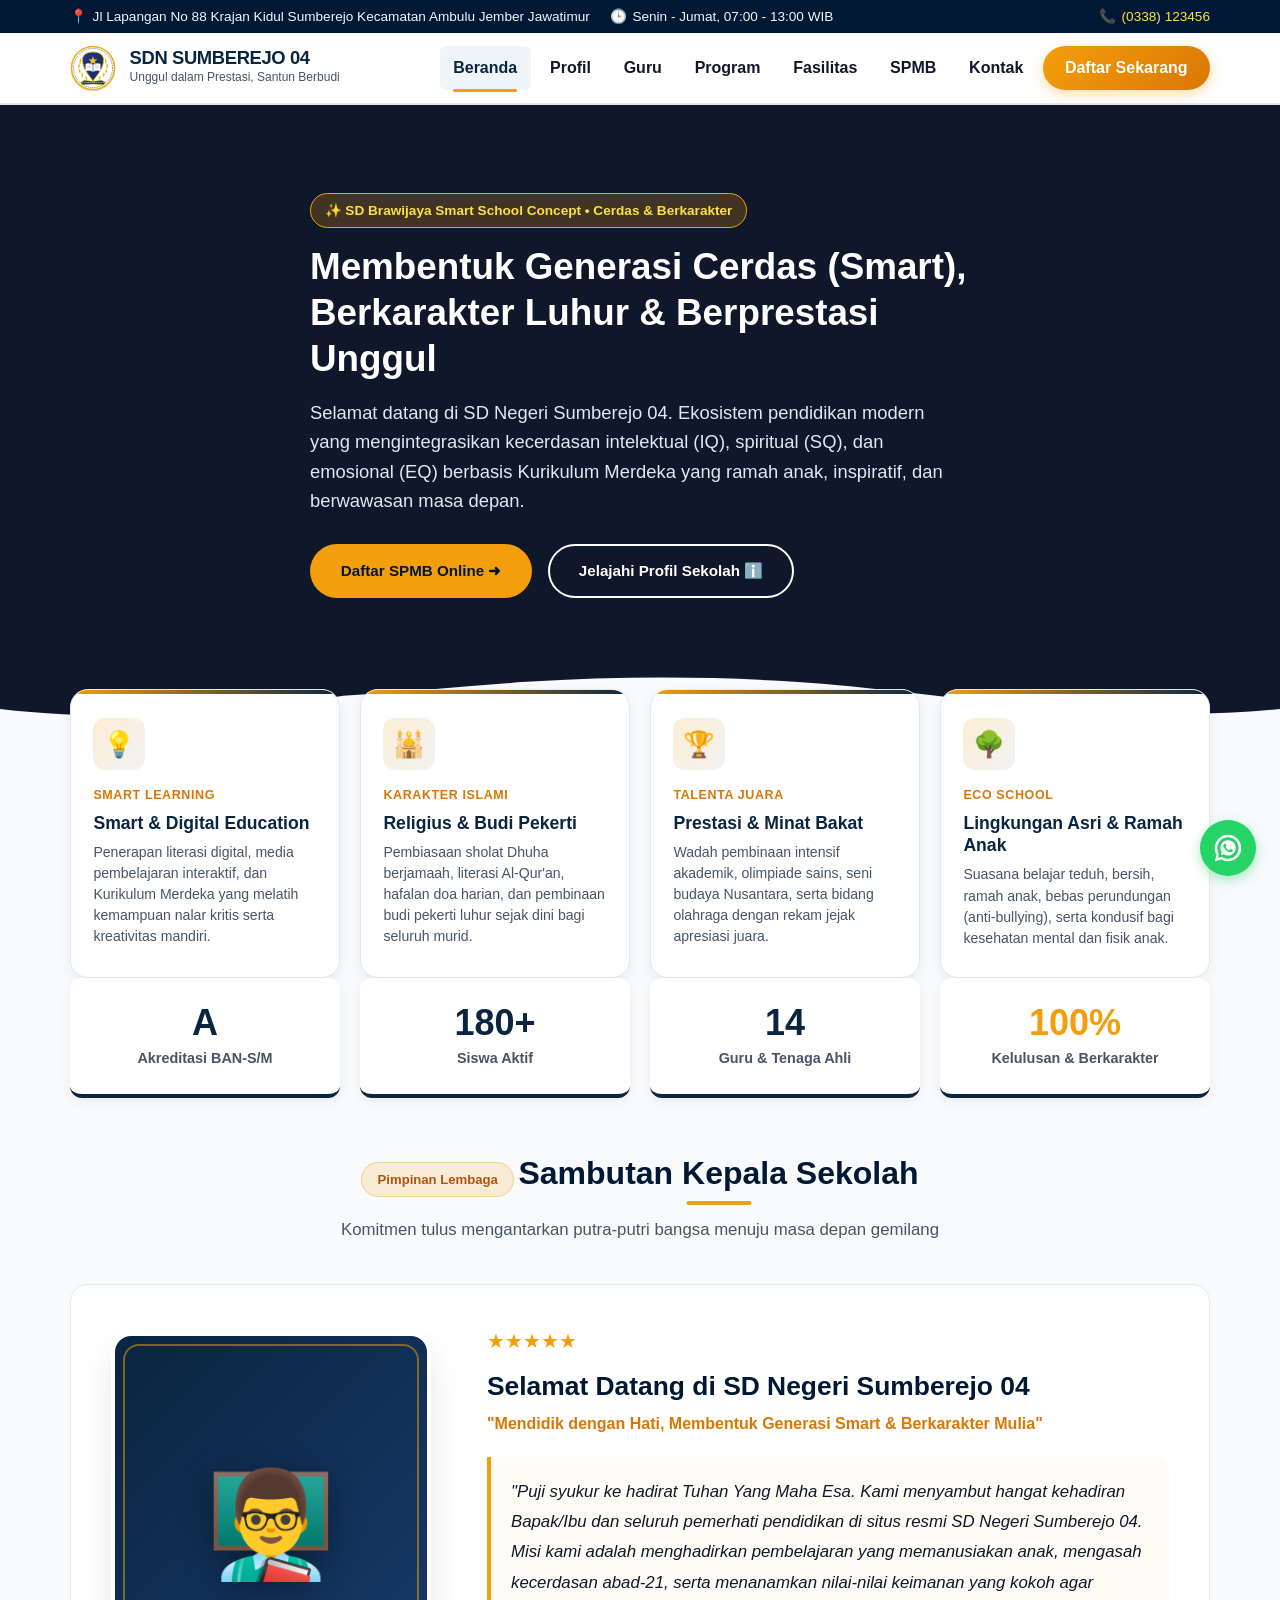
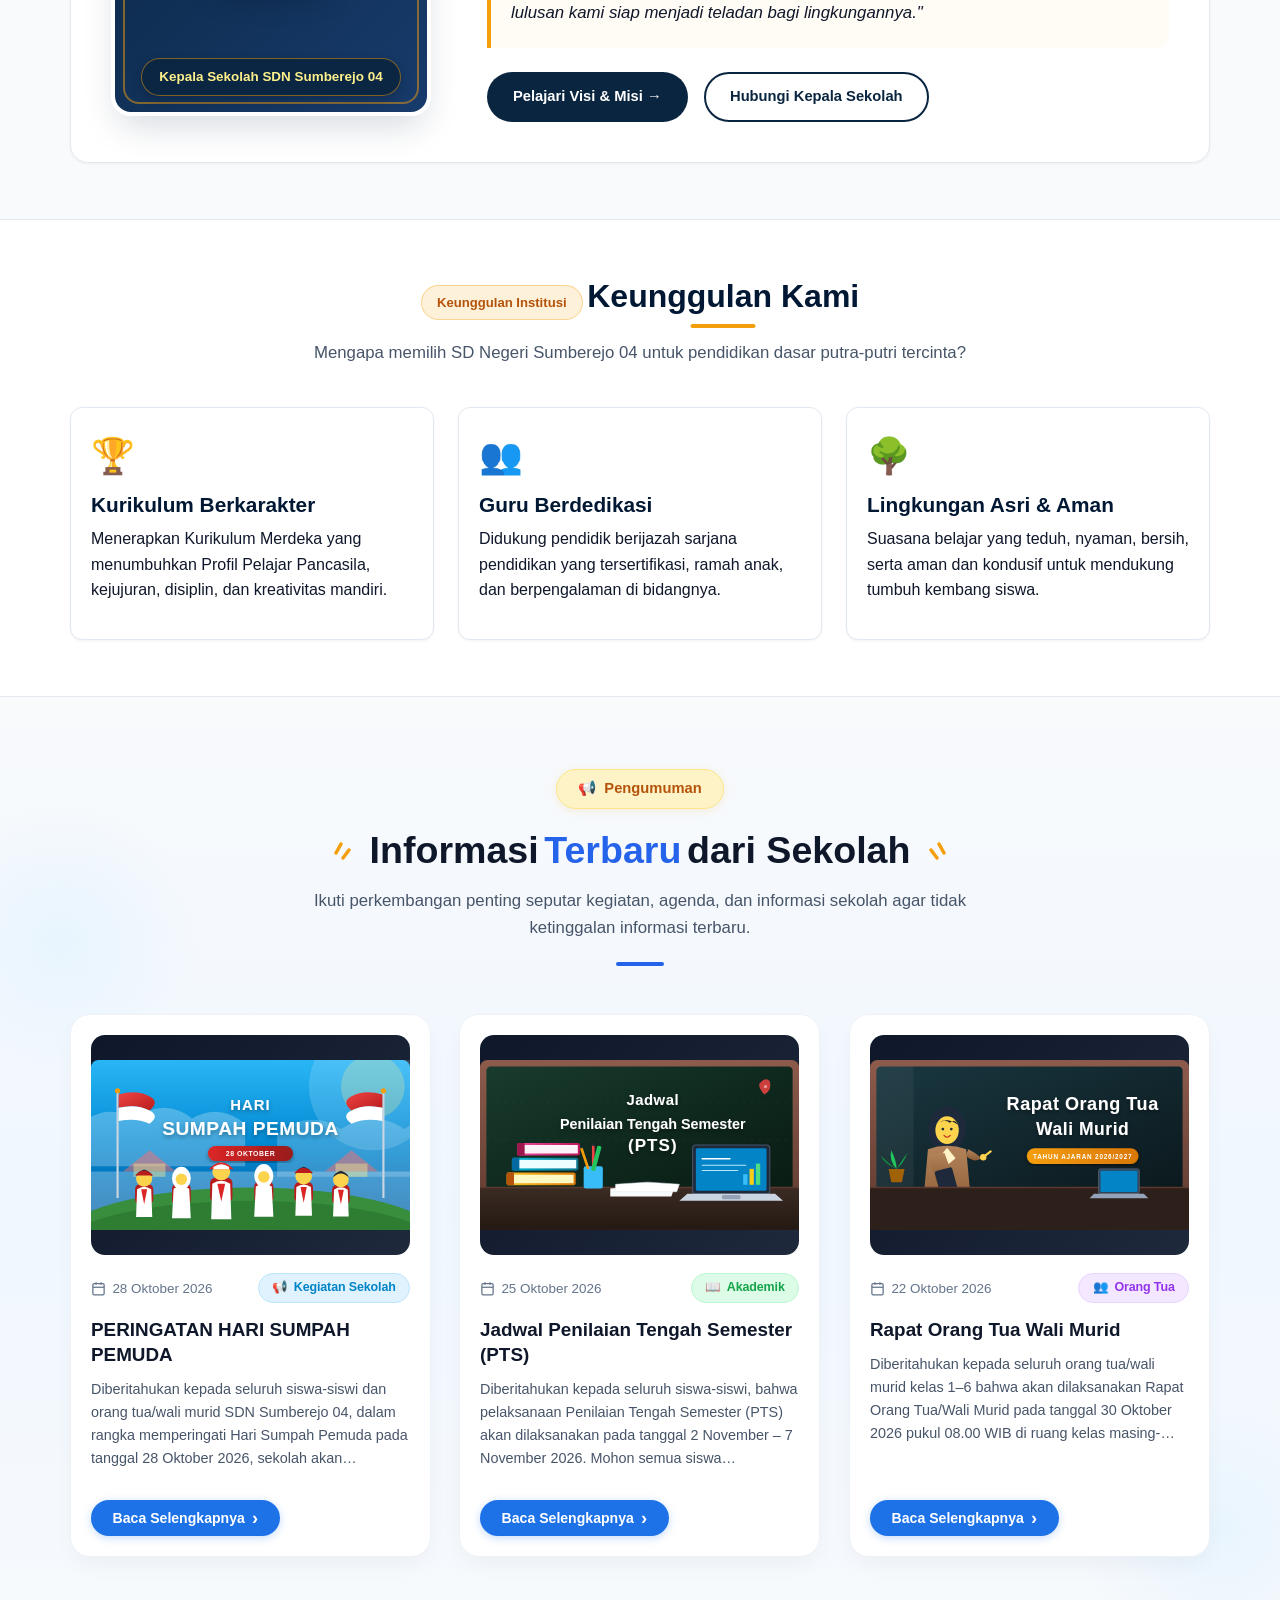
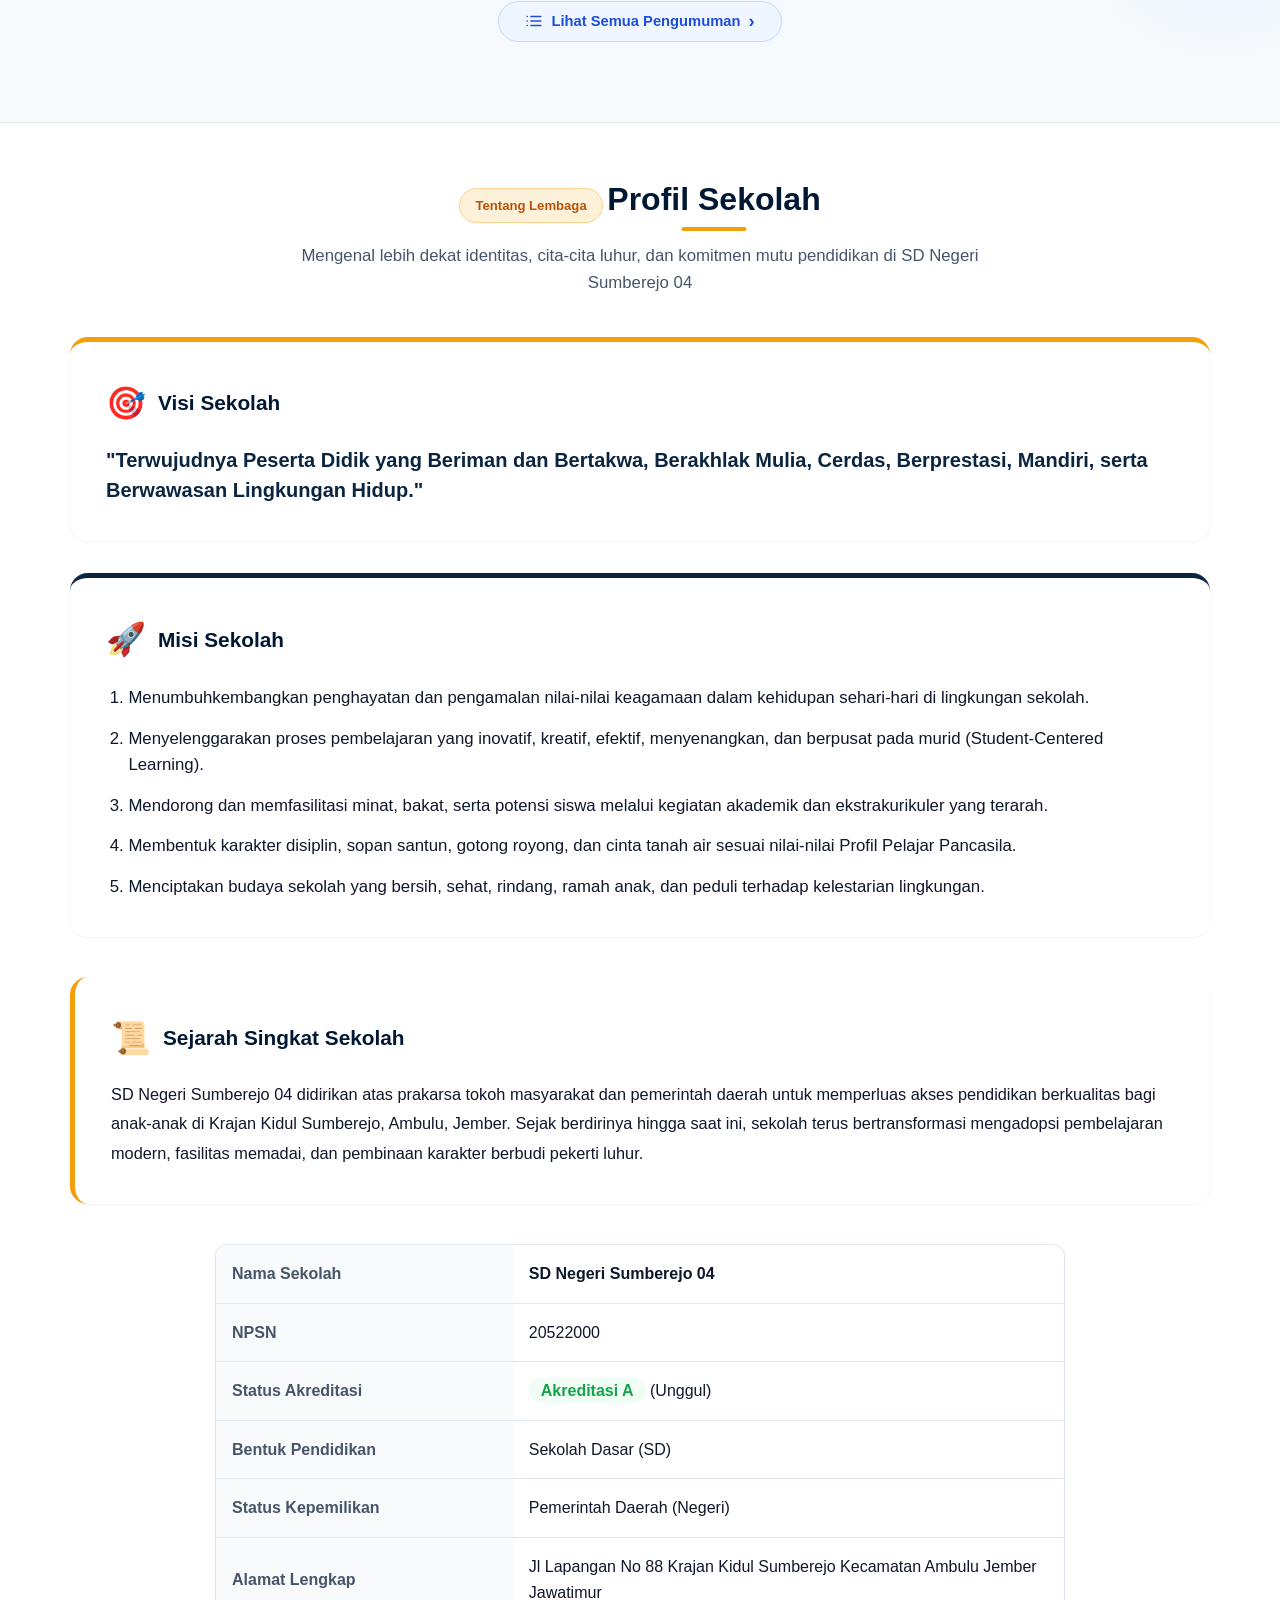
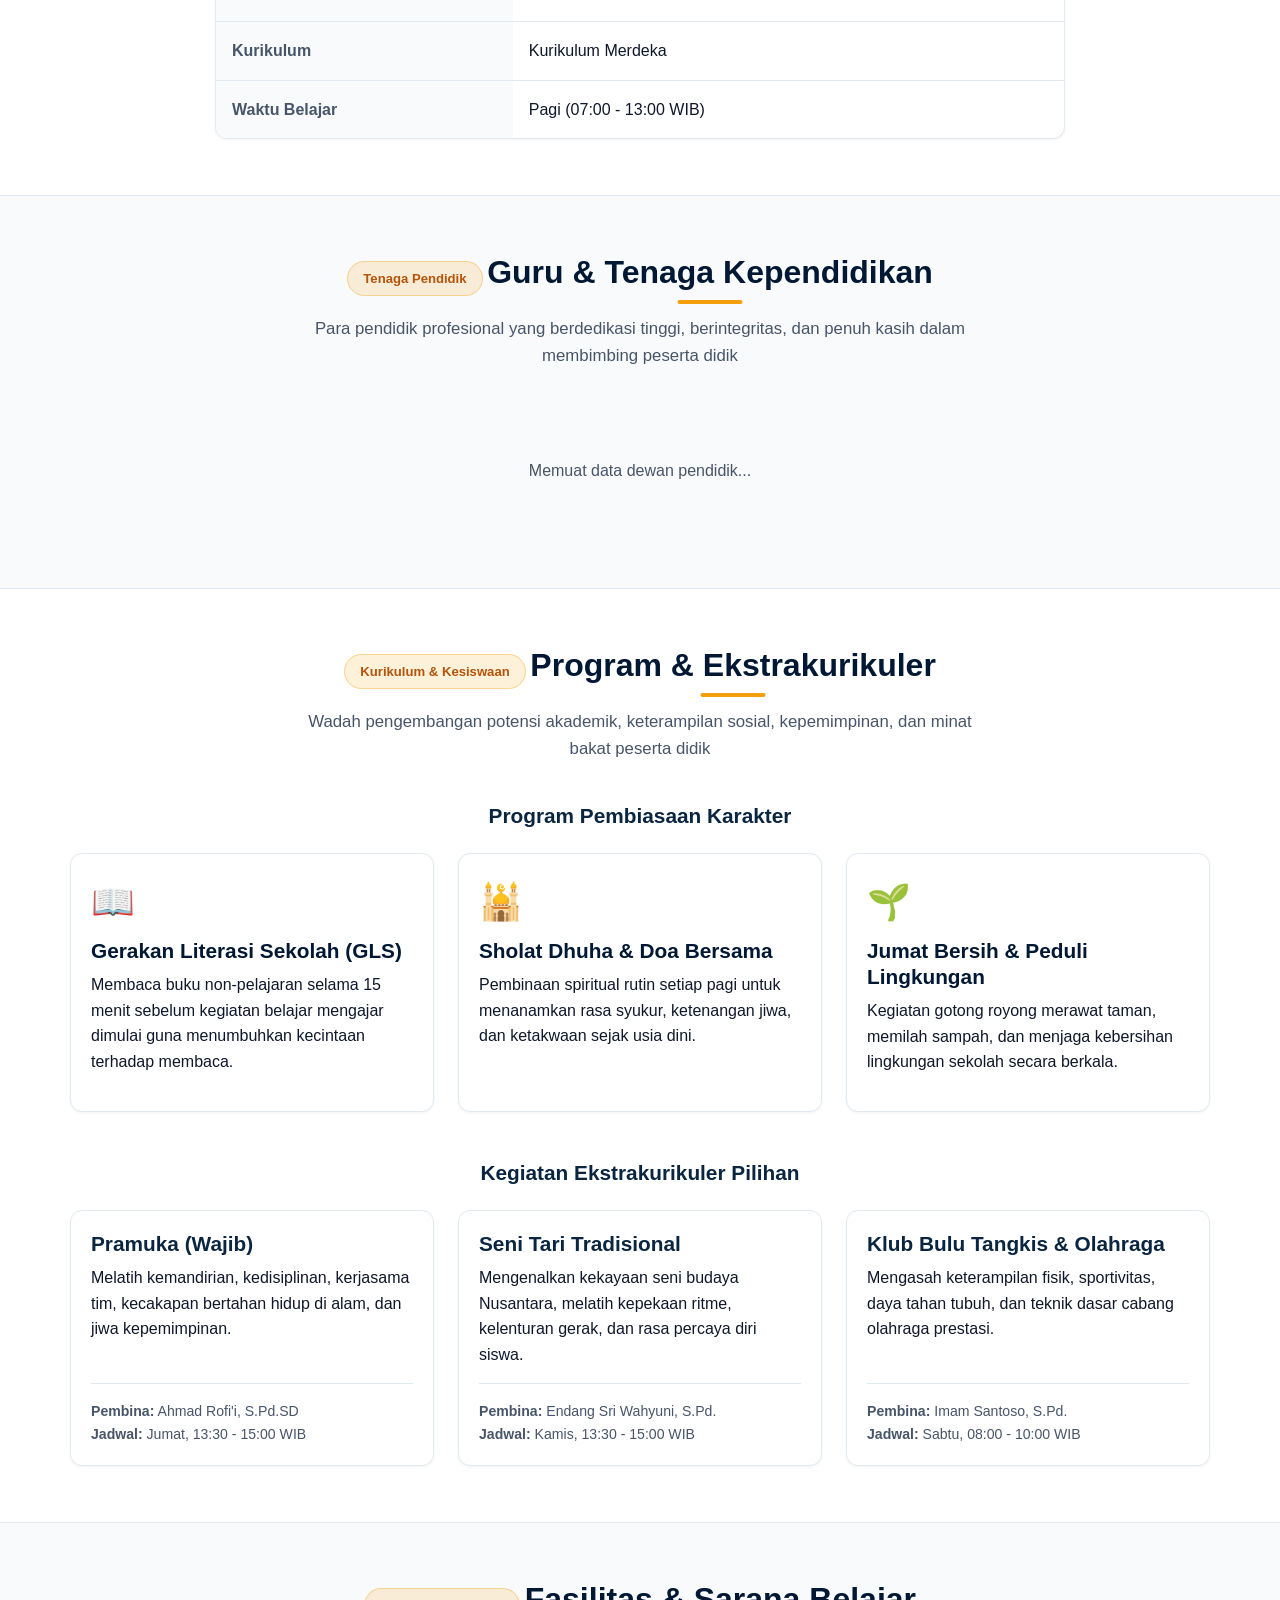
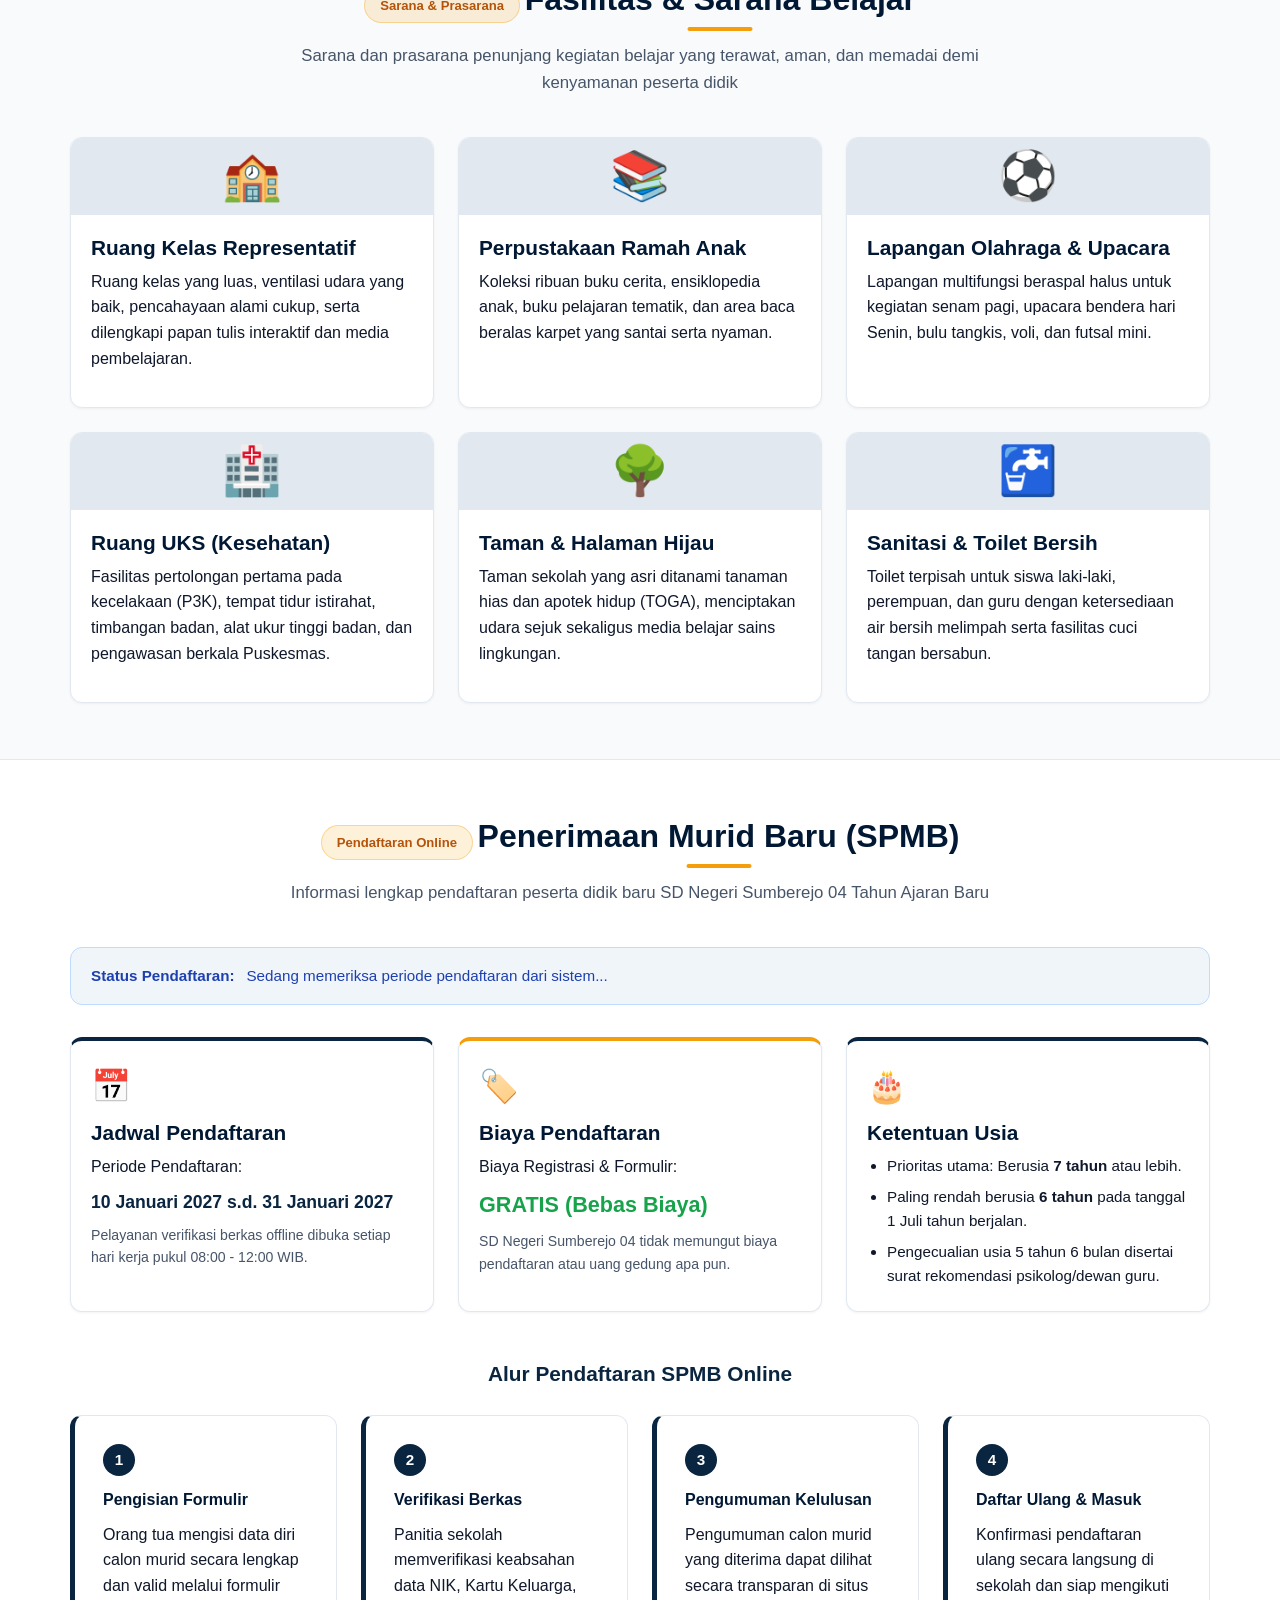
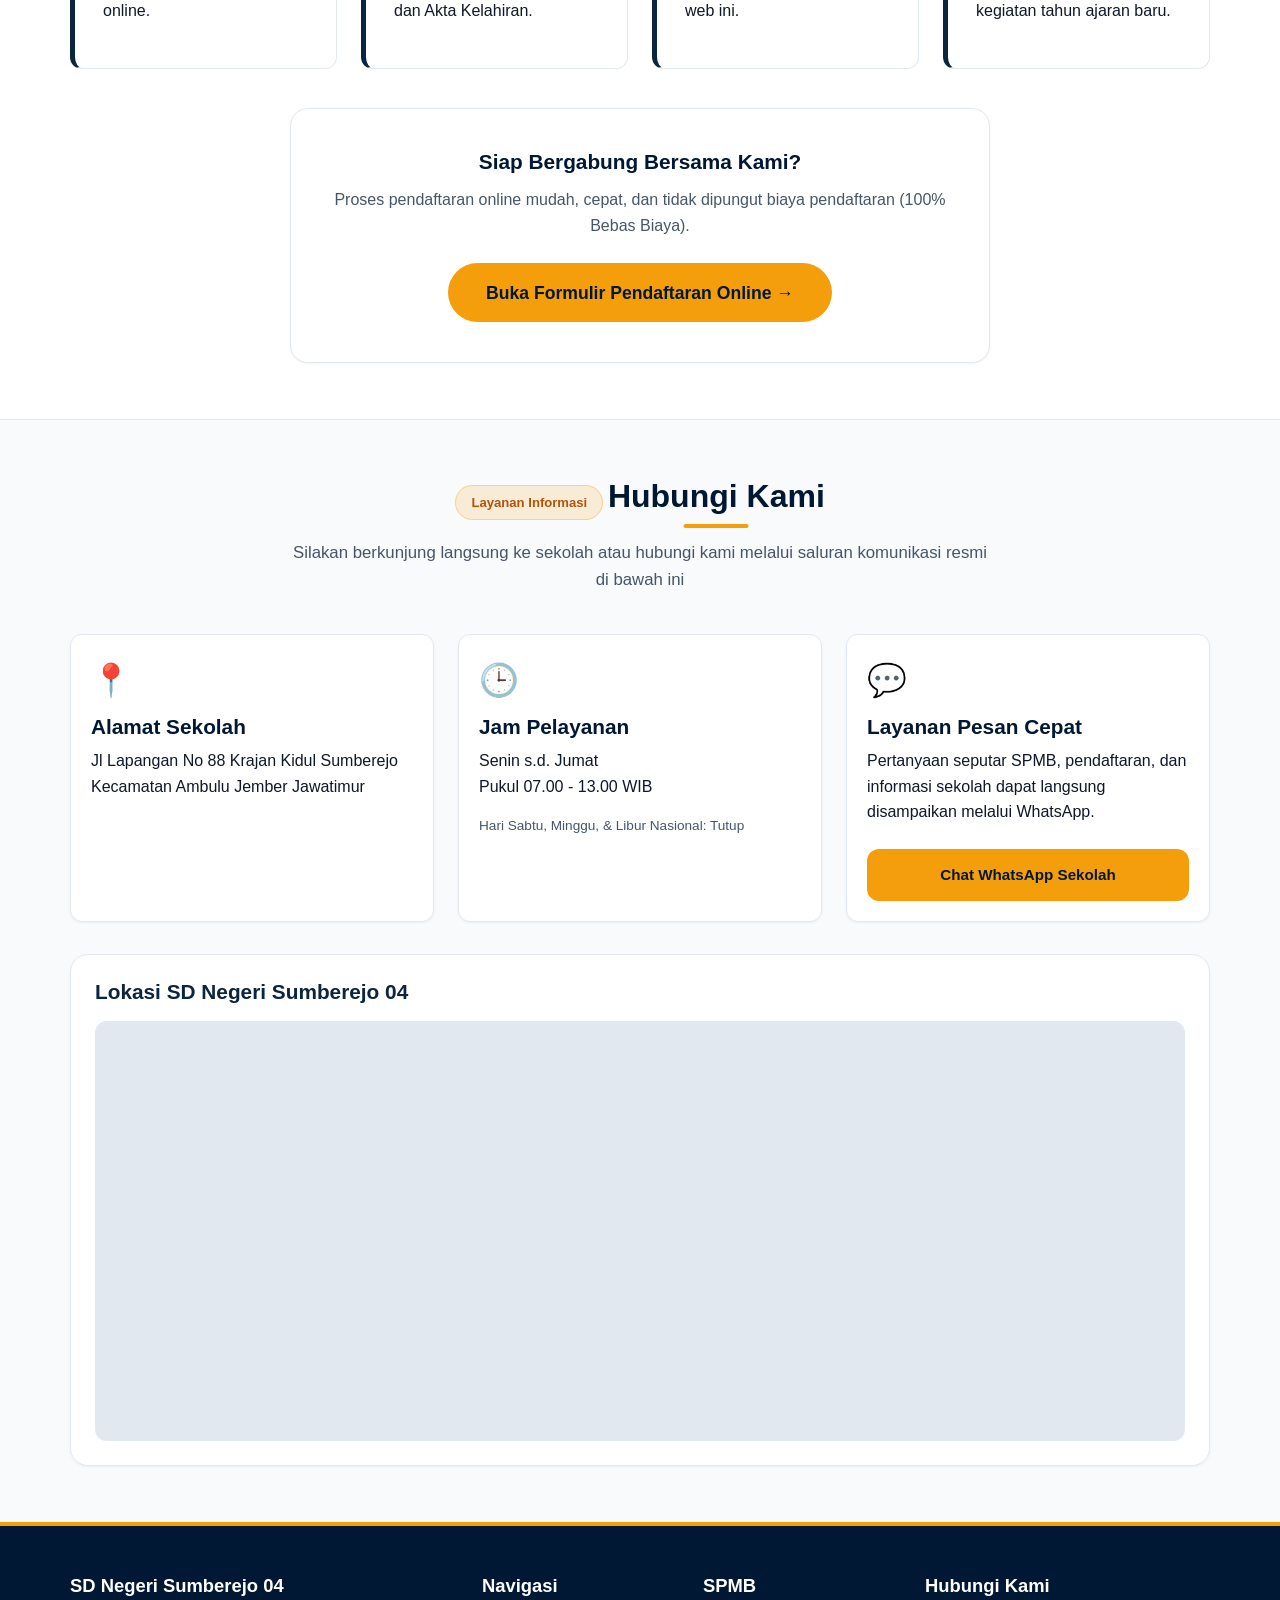
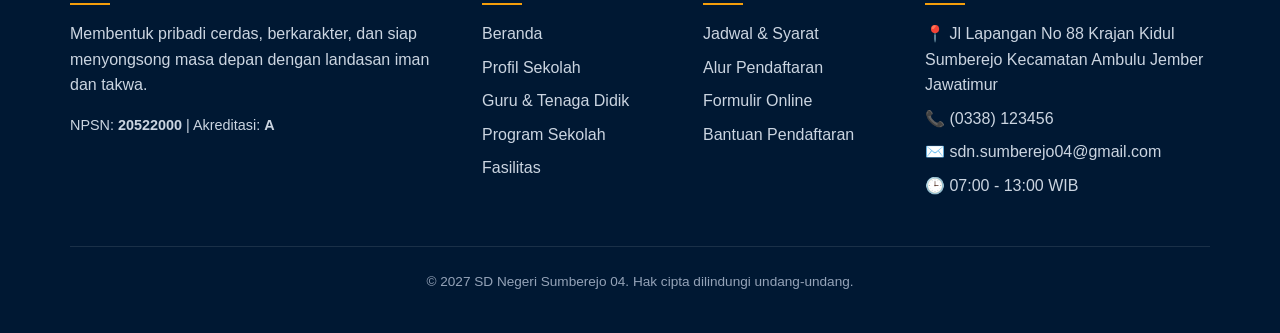
<file: index.html>
<!DOCTYPE html>
<html lang="id">
<head>
  <meta charset="UTF-8">
  <meta name="viewport" content="width=device-width, initial-scale=1.0">
  <title>SD Negeri Sumberejo 04 - Cerdas, Berkarakter & Berprestasi</title>
  <meta name="description" content="Situs resmi SD Negeri Sumberejo 04. Informasi profil sekolah, dewan guru, program ekstrakurikuler, fasilitas, SPMB, dan kontak.">
  <link rel="icon" type="image/svg+xml" href="assets/img/logo.svg">
  <link rel="stylesheet" href="assets/css/style.css">
</head>
<body>

  <!-- Top Info Bar -->
  <div class="top-bar">
    <div class="container top-bar-inner">
      <div class="top-info">
        <span>📍 <span data-config="alamat">Jl Lapangan No 88 Krajan Kidul Sumberejo Kecamatan Ambulu Jember Jawatimur</span></span>
        <span>🕒 <span data-config="jamLayanan">Senin - Jumat, 07:00 - 13:00 WIB</span></span>
      </div>
      <div class="top-info">
        <span>📞 <a href="tel:0338123456" data-config="telepon" style="color: #fde047;">(0338) 123456</a></span>
      </div>
    </div>
  </div>

  <!-- Header & Navigasi Sticky dengan Sistem Navigasi Ganda -->
  <header class="site-header">
    <div class="container">
      <nav class="navbar">
        <a href="#beranda" class="brand">
          <img src="assets/img/logo.svg" alt="Logo SD Negeri Sumberejo 04" class="brand-logo">
          <div class="brand-text">
            <span class="brand-title" data-config="namaSekolah">SDN SUMBEREJO 04</span>
            <span class="brand-sub">Unggul dalam Prestasi, Santun Berbudi</span>
          </div>
        </a>

        <button class="nav-toggle" id="navToggle" aria-label="Buka navigasi menu">
          <span></span>
          <span></span>
          <span></span>
        </button>

        <ul class="nav-menu" id="navMenu">
          <li><a href="#beranda" class="nav-link active">Beranda</a></li>
          <li><a href="#profil" class="nav-link">Profil</a></li>
          <li><a href="#guru" class="nav-link">Guru</a></li>
          <li><a href="#program" class="nav-link">Program</a></li>
          <li><a href="#fasilitas" class="nav-link">Fasilitas</a></li>
          <li><a href="#spmb" class="nav-link">SPMB</a></li>
          <li><a href="#kontak" class="nav-link">Kontak</a></li>
          <li><a href="daftar.html" class="nav-link nav-cta">Daftar Sekarang</a></li>
        </ul>
      </nav>
    </div>
  </header>

  <main>
    <!-- 1. HERO SECTION & STATISTIK (BERANDA) -->
    <section class="hero hero-with-video" id="beranda">
      <div class="hero-video-wrapper">
        <video autoplay muted loop playsinline class="hero-video-element" id="heroBgVideo">
          <source src="assets/video/opening.mp4" type="video/mp4">
        </video>
        <div class="hero-video-overlay"></div>
      </div>
      <div class="container hero-content">
        <div class="hero-badge" style="background: rgba(245, 158, 11, 0.22); border-color: var(--secondary); color: #fde047;">✨ SD Brawijaya Smart School Concept • Cerdas &amp; Berkarakter</div>
        <h1>Membentuk Generasi Cerdas (Smart), Berkarakter Luhur &amp; Berprestasi Unggul</h1>
        <p>Selamat datang di <span data-config="namaSekolah">SD Negeri Sumberejo 04</span>. Ekosistem pendidikan modern yang mengintegrasikan kecerdasan intelektual (IQ), spiritual (SQ), dan emosional (EQ) berbasis Kurikulum Merdeka yang ramah anak, inspiratif, dan berwawasan masa depan.</p>
        <div class="hero-actions">
          <a href="daftar.html" class="btn btn-secondary btn-pill" style="padding: 0.8rem 1.8rem; font-weight: 700;">Daftar SPMB Online ➜</a>
          <a href="#profil" class="btn btn-outline btn-pill" style="padding: 0.8rem 1.8rem; font-weight: 600;">Jelajahi Profil Sekolah ℹ️</a>
        </div>
      </div>

      <!-- SDBSS Style Wave Divider -->
      <div class="hero-wave-divider">
        <svg data-name="Layer 1" xmlns="http://www.w3.org/2000/svg" viewBox="0 0 1200 120" preserveAspectRatio="none">
          <path d="M321.39,56.44c58-10.79,114.16-30.13,172-41.86,82.39-16.72,168.19-17.73,250.45-.39C823.78,31,906.67,72,985.66,92.83c70.05,18.48,146.53,26.09,214.34,3V120H0V95.8C59.71,118.08,130.83,121.31,192,109.84,236.4,101.55,279.79,78.25,321.39,56.44Z" class="shape-fill"></path>
        </svg>
      </div>
    </section>

    <!-- 4 Pilar Keunggulan Gaya SD BSS (Floating Overlap) -->
    <section class="container" style="margin-top: -3.8rem; position: relative; z-index: 10;">
      <div class="pillars-grid">
        <div class="pillar-card homyz-reveal">
          <div class="pillar-icon">💡</div>
          <span style="font-size: 0.78rem; text-transform: uppercase; font-weight: 700; color: var(--secondary-hover); letter-spacing: 0.05em; margin-bottom: 0.35rem;">Smart Learning</span>
          <h3 class="pillar-title">Smart &amp; Digital Education</h3>
          <p class="pillar-desc">Penerapan literasi digital, media pembelajaran interaktif, dan Kurikulum Merdeka yang melatih kemampuan nalar kritis serta kreativitas mandiri.</p>
        </div>

        <div class="pillar-card homyz-reveal">
          <div class="pillar-icon">🕌</div>
          <span style="font-size: 0.78rem; text-transform: uppercase; font-weight: 700; color: var(--secondary-hover); letter-spacing: 0.05em; margin-bottom: 0.35rem;">Karakter Islami</span>
          <h3 class="pillar-title">Religius &amp; Budi Pekerti</h3>
          <p class="pillar-desc">Pembiasaan sholat Dhuha berjamaah, literasi Al-Qur'an, hafalan doa harian, dan pembinaan budi pekerti luhur sejak dini bagi seluruh murid.</p>
        </div>

        <div class="pillar-card homyz-reveal">
          <div class="pillar-icon">🏆</div>
          <span style="font-size: 0.78rem; text-transform: uppercase; font-weight: 700; color: var(--secondary-hover); letter-spacing: 0.05em; margin-bottom: 0.35rem;">Talenta Juara</span>
          <h3 class="pillar-title">Prestasi &amp; Minat Bakat</h3>
          <p class="pillar-desc">Wadah pembinaan intensif akademik, olimpiade sains, seni budaya Nusantara, serta bidang olahraga dengan rekam jejak apresiasi juara.</p>
        </div>

        <div class="pillar-card homyz-reveal">
          <div class="pillar-icon">🌳</div>
          <span style="font-size: 0.78rem; text-transform: uppercase; font-weight: 700; color: var(--secondary-hover); letter-spacing: 0.05em; margin-bottom: 0.35rem;">Eco School</span>
          <h3 class="pillar-title">Lingkungan Asri &amp; Ramah Anak</h3>
          <p class="pillar-desc">Suasana belajar teduh, bersih, ramah anak, bebas perundungan (anti-bullying), serta kondusif bagi kesehatan mental dan fisik anak.</p>
        </div>
      </div>
    </section>

    <!-- Statistik Sekolah -->
    <section class="container" style="margin-top: 2rem;">
      <div class="stats-grid">
        <div class="stat-card">
          <div class="stat-number" data-config="akreditasi">A</div>
          <div class="stat-label">Akreditasi BAN-S/M</div>
        </div>
        <div class="stat-card">
          <div class="stat-number" data-config="jumlahSiswa">180+</div>
          <div class="stat-label">Siswa Aktif</div>
        </div>
        <div class="stat-card">
          <div class="stat-number" data-config="jumlahGuru">14</div>
          <div class="stat-label">Guru &amp; Tenaga Ahli</div>
        </div>
        <div class="stat-card">
          <div class="stat-number" style="color: var(--secondary);">100%</div>
          <div class="stat-label">Kelulusan &amp; Berkarakter</div>
        </div>
      </div>
    </section>

    <!-- Sambutan Kepala Sekolah Gaya Eksekutif BSS -->
    <section class="section">
      <div class="container">
        <div class="section-header">
          <div class="badge-tag-bss">Pimpinan Lembaga</div>
          <h2 class="section-title">Sambutan Kepala Sekolah</h2>
          <p class="section-subtitle">Komitmen tulus mengantarkan putra-putri bangsa menuju masa depan gemilang</p>
        </div>
        <div class="sambutan-grid homyz-reveal" style="background: #ffffff; padding: 2.5rem; border-radius: var(--radius-lg); border: 1px solid var(--border-color); box-shadow: var(--shadow-sm);">
          <div class="sambutan-photo-frame">
            <div style="font-size: 6.5rem; line-height: 1; filter: drop-shadow(0 8px 16px rgba(0,0,0,0.35));">👨‍🏫</div>
            <div class="sambutan-badge-pill">Kepala Sekolah SDN Sumberejo 04</div>
          </div>
          <div>
            <div style="display: flex; align-items: center; gap: 0.35rem; color: var(--secondary); margin-bottom: 0.75rem; font-size: 1.25rem;">
              ★★★★★
            </div>
            <h3 style="font-size: 1.65rem; color: var(--primary-dark); margin-bottom: 0.5rem; line-height: 1.3;">
              Selamat Datang di <span data-config="namaSekolah">SD Negeri Sumberejo 04</span>
            </h3>
            <p style="color: var(--secondary-hover); font-weight: 700; margin-bottom: 1.25rem; font-size: 1rem;">
              "Mendidik dengan Hati, Membentuk Generasi Smart &amp; Berkarakter Mulia"
            </p>
            <blockquote style="font-size: 1.05rem; line-height: 1.8; color: var(--text-main); border-left: 4px solid var(--secondary); padding: 1.25rem; margin-bottom: 1.5rem; font-style: italic; background: rgba(245, 158, 11, 0.04); border-radius: 0 var(--radius-md) var(--radius-md) 0;" data-config="sambutanKepsek">
              "Puji syukur ke hadirat Tuhan Yang Maha Esa. Kami menyambut hangat kehadiran Bapak/Ibu dan seluruh pemerhati pendidikan di situs resmi SD Negeri Sumberejo 04. Misi kami adalah menghadirkan pembelajaran yang memanusiakan anak, mengasah kecerdasan abad-21, serta menanamkan nilai-nilai keimanan yang kokoh agar lulusan kami siap menjadi teladan bagi lingkungannya."
            </blockquote>
            <div style="display: flex; gap: 1rem; align-items: center; flex-wrap: wrap;">
              <a href="#profil" class="btn btn-primary btn-pill" style="font-size: 0.92rem; padding: 0.7rem 1.5rem;">Pelajari Visi &amp; Misi &rarr;</a>
              <a href="https://wa.me/6281234567890" target="_blank" rel="noopener" class="btn btn-outline btn-pill" style="font-size: 0.92rem; color: var(--primary); border-color: var(--primary); padding: 0.7rem 1.5rem;" data-config="whatsapp">Hubungi Kepala Sekolah</a>
            </div>
          </div>
        </div>
      </div>
    </section>

    <!-- Keunggulan Sekolah -->
    <section class="section section-alt">
      <div class="container">
        <div class="section-header">
          <div class="badge-tag-bss">Keunggulan Institusi</div>
          <h2 class="section-title">Keunggulan Kami</h2>
          <p class="section-subtitle">Mengapa memilih <span data-config="namaSekolah">SD Negeri Sumberejo 04</span> untuk pendidikan dasar putra-putri tercinta?</p>
        </div>
        <div class="card-grid tri-col">
          <div class="card">
            <div class="card-body">
              <div style="font-size: 2.2rem; margin-bottom: 0.5rem;">🏆</div>
              <h3 class="card-title">Kurikulum Berkarakter</h3>
              <p>Menerapkan Kurikulum Merdeka yang menumbuhkan Profil Pelajar Pancasila, kejujuran, disiplin, dan kreativitas mandiri.</p>
            </div>
          </div>
          <div class="card">
            <div class="card-body">
              <div style="font-size: 2.2rem; margin-bottom: 0.5rem;">👥</div>
              <h3 class="card-title">Guru Berdedikasi</h3>
              <p>Didukung pendidik berijazah sarjana pendidikan yang tersertifikasi, ramah anak, dan berpengalaman di bidangnya.</p>
            </div>
          </div>
          <div class="card">
            <div class="card-body">
              <div style="font-size: 2.2rem; margin-bottom: 0.5rem;">🌳</div>
              <h3 class="card-title">Lingkungan Asri &amp; Aman</h3>
              <p>Suasana belajar yang teduh, nyaman, bersih, serta aman dan kondusif untuk mendukung tumbuh kembang siswa.</p>
            </div>
          </div>
        </div>
      </div>
    </section>

    <!-- SEKSI INFORMASI TERBARU DARI SEKOLAH (PENGUMUMAN) - GAYA GAMBAR 1 -->
    <section class="section pengumuman-section" id="pengumuman">
      <div class="container">
        <div class="pengumuman-header-wrap">
          <div class="badge-tag-pengumuman">
            <span>📢</span> Pengumuman
          </div>
          <h2 class="pengumuman-main-title">
            <span class="spark-left">
              <svg width="24" height="24" viewBox="0 0 24 24" fill="none">
                <path d="M4 14L9 5M11 19L17 11" stroke="#f59e0b" stroke-width="3.5" stroke-linecap="round"/>
              </svg>
            </span>
            Informasi <span class="highlight-blue">Terbaru</span> dari Sekolah
            <span class="spark-right">
              <svg width="24" height="24" viewBox="0 0 24 24" fill="none">
                <path d="M20 14L15 5M13 19L7 11" stroke="#f59e0b" stroke-width="3.5" stroke-linecap="round"/>
              </svg>
            </span>
          </h2>
          <p class="pengumuman-subtitle">
            Ikuti perkembangan penting seputar kegiatan, agenda, dan informasi sekolah agar tidak ketinggalan informasi terbaru.
          </p>
          <div class="pengumuman-accent-line"></div>
        </div>

        <div class="pengumuman-grid" id="pengumumanContainer">
          <!-- Card 1: Peringatan Hari Sumpah Pemuda -->
          <article class="pengumuman-card is-revealed">
            <div class="pengumuman-thumb-wrap">
              <img src="assets/img/pengumuman-sumpah-pemuda.svg" alt="PERINGATAN HARI SUMPAH PEMUDA" class="pengumuman-thumb" loading="lazy" referrerpolicy="no-referrer" onload="handlePhotoAspect(this)">
            </div>
            <div class="pengumuman-card-content">
              <div class="pengumuman-meta-row">
                <span class="pengumuman-date">
                  <svg width="15" height="15" viewBox="0 0 24 24" fill="none" stroke="currentColor" stroke-width="2"><rect x="3" y="4" width="18" height="18" rx="2" ry="2"></rect><line x1="16" y1="2" x2="16" y2="6"></line><line x1="8" y1="2" x2="8" y2="6"></line><line x1="3" y1="10" x2="21" y2="10"></line></svg>
                  28 Oktober 2026
                </span>
                <span class="pengumuman-category-badge badge-cat-blue">
                  <span>📢</span> Kegiatan Sekolah
                </span>
              </div>
              <h3 class="pengumuman-title">PERINGATAN HARI SUMPAH PEMUDA</h3>
              <p class="pengumuman-excerpt">Diberitahukan kepada seluruh siswa-siswi dan orang tua/wali murid SDN Sumberejo 04, dalam rangka memperingati Hari Sumpah Pemuda pada tanggal 28 Oktober 2026, sekolah akan menyelenggarakan kegiatan upacara dan literasi.</p>
              <div class="pengumuman-card-footer">
                <button type="button" class="btn-read-more" onclick="openPengumumanModal('ann-sumpah-pemuda-2026')">
                  Baca Selengkapnya <span style="font-size: 1.15rem; font-weight: 700; line-height: 1;">›</span>
                </button>
              </div>
            </div>
          </article>

          <!-- Card 2: Jadwal Penilaian Tengah Semester (PTS) -->
          <article class="pengumuman-card is-revealed">
            <div class="pengumuman-thumb-wrap">
              <img src="assets/img/pengumuman-pts.svg" alt="Jadwal Penilaian Tengah Semester (PTS)" class="pengumuman-thumb" loading="lazy" referrerpolicy="no-referrer" onload="handlePhotoAspect(this)">
            </div>
            <div class="pengumuman-card-content">
              <div class="pengumuman-meta-row">
                <span class="pengumuman-date">
                  <svg width="15" height="15" viewBox="0 0 24 24" fill="none" stroke="currentColor" stroke-width="2"><rect x="3" y="4" width="18" height="18" rx="2" ry="2"></rect><line x1="16" y1="2" x2="16" y2="6"></line><line x1="8" y1="2" x2="8" y2="6"></line><line x1="3" y1="10" x2="21" y2="10"></line></svg>
                  25 Oktober 2026
                </span>
                <span class="pengumuman-category-badge badge-cat-green">
                  <span>📖</span> Akademik
                </span>
              </div>
              <h3 class="pengumuman-title">Jadwal Penilaian Tengah Semester (PTS)</h3>
              <p class="pengumuman-excerpt">Diberitahukan kepada seluruh siswa-siswi, bahwa pelaksanaan Penilaian Tengah Semester (PTS) akan dilaksanakan pada tanggal 2 November – 7 November 2026. Mohon semua siswa mempersiapkan diri dengan baik dan belajar secara teratur.</p>
              <div class="pengumuman-card-footer">
                <button type="button" class="btn-read-more" onclick="openPengumumanModal('ann-pts-2026')">
                  Baca Selengkapnya <span style="font-size: 1.15rem; font-weight: 700; line-height: 1;">›</span>
                </button>
              </div>
            </div>
          </article>

          <!-- Card 3: Rapat Orang Tua Wali Murid -->
          <article class="pengumuman-card is-revealed">
            <div class="pengumuman-thumb-wrap">
              <img src="assets/img/pengumuman-rapat-ortu.svg" alt="Rapat Orang Tua Wali Murid" class="pengumuman-thumb" loading="lazy" referrerpolicy="no-referrer" onload="handlePhotoAspect(this)">
            </div>
            <div class="pengumuman-card-content">
              <div class="pengumuman-meta-row">
                <span class="pengumuman-date">
                  <svg width="15" height="15" viewBox="0 0 24 24" fill="none" stroke="currentColor" stroke-width="2"><rect x="3" y="4" width="18" height="18" rx="2" ry="2"></rect><line x1="16" y1="2" x2="16" y2="6"></line><line x1="8" y1="2" x2="8" y2="6"></line><line x1="3" y1="10" x2="21" y2="10"></line></svg>
                  22 Oktober 2026
                </span>
                <span class="pengumuman-category-badge badge-cat-purple">
                  <span>👥</span> Orang Tua
                </span>
              </div>
              <h3 class="pengumuman-title">Rapat Orang Tua Wali Murid</h3>
              <p class="pengumuman-excerpt">Diberitahukan kepada seluruh orang tua/wali murid kelas 1–6 bahwa akan dilaksanakan Rapat Orang Tua/Wali Murid pada tanggal 30 Oktober 2026 pukul 08.00 WIB di ruang kelas masing-masing. Kehadiran Bapak/Ibu sangat kami harapkan.</p>
              <div class="pengumuman-card-footer">
                <button type="button" class="btn-read-more" onclick="openPengumumanModal('ann-rapat-ortu-2026')">
                  Baca Selengkapnya <span style="font-size: 1.15rem; font-weight: 700; line-height: 1;">›</span>
                </button>
              </div>
            </div>
          </article>
        </div>

        <!-- Tombol Aksi Bawah: Lihat Semua Pengumuman -->
        <div class="pengumuman-bottom-action">
          <button type="button" class="btn-all-pengumuman" onclick="openAllPengumumanModal()">
            <svg width="18" height="18" viewBox="0 0 24 24" fill="none" stroke="currentColor" stroke-width="2.2" stroke-linecap="round" stroke-linejoin="round">
              <line x1="8" y1="6" x2="21" y2="6"></line>
              <line x1="8" y1="12" x2="21" y2="12"></line>
              <line x1="8" y1="18" x2="21" y2="18"></line>
              <line x1="3" y1="6" x2="3.01" y2="6"></line>
              <line x1="3" y1="12" x2="3.01" y2="12"></line>
              <line x1="3" y1="18" x2="3.01" y2="18"></line>
            </svg>
            Lihat Semua Pengumuman <span style="font-size: 1.15rem; font-weight: 700; line-height: 1;">›</span>
          </button>
        </div>
      </div>
    </section>

    <!-- 2. PROFIL SEKOLAH (IDENTITAS, VISI & MISI) -->
    <section class="section section-alt" id="profil">
      <div class="container">
        <div class="section-header">
          <div class="badge-tag-bss">Tentang Lembaga</div>
          <h2 class="section-title">Profil Sekolah</h2>
          <p class="section-subtitle">Mengenal lebih dekat identitas, cita-cita luhur, dan komitmen mutu pendidikan di SD Negeri Sumberejo 04</p>
        </div>

        <!-- Visi & Misi -->
        <div class="card-grid" style="grid-template-columns: 1fr; gap: 2rem; margin-bottom: 2.5rem;">
          <div style="background: #ffffff; padding: 2.25rem; border-radius: var(--radius-lg); border-top: 5px solid var(--secondary); box-shadow: var(--shadow-sm);">
            <div style="display: flex; align-items: center; gap: 0.75rem; margin-bottom: 1rem;">
              <span style="font-size: 2rem;">🎯</span>
              <h3 style="margin: 0; color: var(--primary-dark);">Visi Sekolah</h3>
            </div>
            <p style="font-size: 1.25rem; font-weight: 600; color: var(--primary); line-height: 1.5; margin: 0;" data-config="visiTeks">
              "Terwujudnya Peserta Didik yang Beriman dan Bertakwa, Berakhlak Mulia, Cerdas, Berprestasi, Mandiri, serta Berwawasan Lingkungan Hidup."
            </p>
          </div>

          <div style="background: #ffffff; padding: 2.25rem; border-radius: var(--radius-lg); border-top: 5px solid var(--primary); box-shadow: var(--shadow-sm);">
            <div style="display: flex; align-items: center; gap: 0.75rem; margin-bottom: 1.25rem;">
              <span style="font-size: 2rem;">🚀</span>
              <h3 style="margin: 0; color: var(--primary-dark);">Misi Sekolah</h3>
            </div>
            <div data-config="misiTeks">
              <ol style="padding-left: 1.4rem; display: flex; flex-direction: column; gap: 0.85rem; font-size: 1.05rem;">
                <li>Menumbuhkembangkan penghayatan dan pengamalan nilai-nilai keagamaan dalam kehidupan sehari-hari di lingkungan sekolah.</li>
                <li>Menyelenggarakan proses pembelajaran yang inovatif, kreatif, efektif, menyenangkan, dan berpusat pada murid (Student-Centered Learning).</li>
                <li>Mendorong dan memfasilitasi minat, bakat, serta potensi siswa melalui kegiatan akademik dan ekstrakurikuler yang terarah.</li>
                <li>Membentuk karakter disiplin, sopan santun, gotong royong, dan cinta tanah air sesuai nilai-nilai Profil Pelajar Pancasila.</li>
                <li>Menciptakan budaya sekolah yang bersih, sehat, rindang, ramah anak, dan peduli terhadap kelestarian lingkungan.</li>
              </ol>
            </div>
          </div>
        </div>

        <!-- Sejarah Singkat Sekolah (Tersinkron CMS) -->
        <div style="background: #ffffff; padding: 2.25rem; border-radius: var(--radius-lg); border-left: 5px solid var(--secondary); box-shadow: var(--shadow-sm); margin-bottom: 2.5rem;">
          <div style="display: flex; align-items: center; gap: 0.75rem; margin-bottom: 1rem;">
            <span style="font-size: 2rem;">📜</span>
            <h3 style="margin: 0; color: var(--primary-dark);">Sejarah Singkat Sekolah</h3>
          </div>
          <div style="font-size: 1.02rem; line-height: 1.8; color: var(--text-main);" data-config="sejarahTeks">
            SD Negeri Sumberejo 04 didirikan atas prakarsa tokoh masyarakat dan pemerintah daerah untuk memperluas akses pendidikan berkualitas bagi anak-anak di Krajan Kidul Sumberejo, Ambulu, Jember. Sejak berdirinya hingga saat ini, sekolah terus bertransformasi mengadopsi pembelajaran modern, fasilitas memadai, dan pembinaan karakter berbudi pekerti luhur.
          </div>
        </div>

        <!-- Tabel Identitas Resmi Lembaga -->
        <div style="background: #ffffff; border-radius: var(--radius-md); border: 1px solid var(--border-color); overflow: hidden; max-width: 850px; margin: 0 auto; box-shadow: var(--shadow-sm);">
          <table style="width: 100%; border-collapse: collapse; text-align: left;">
            <tbody>
              <tr style="border-bottom: 1px solid var(--border-color);"><th style="padding: 1rem; width: 35%; background: var(--bg-page); color: var(--text-muted);">Nama Sekolah</th><td style="padding: 1rem; font-weight: 600;" data-config="namaSekolah">SD Negeri Sumberejo 04</td></tr>
              <tr style="border-bottom: 1px solid var(--border-color);"><th style="padding: 1rem; background: var(--bg-page); color: var(--text-muted);">NPSN</th><td style="padding: 1rem;">20522000</td></tr>
              <tr style="border-bottom: 1px solid var(--border-color);"><th style="padding: 1rem; background: var(--bg-page); color: var(--text-muted);">Status Akreditasi</th><td style="padding: 1rem;"><span style="background: var(--success-bg); color: var(--success); padding: 0.25rem 0.75rem; border-radius: 999px; font-weight: 700;">Akreditasi A</span> (Unggul)</td></tr>
              <tr style="border-bottom: 1px solid var(--border-color);"><th style="padding: 1rem; background: var(--bg-page); color: var(--text-muted);">Bentuk Pendidikan</th><td style="padding: 1rem;">Sekolah Dasar (SD)</td></tr>
              <tr style="border-bottom: 1px solid var(--border-color);"><th style="padding: 1rem; background: var(--bg-page); color: var(--text-muted);">Status Kepemilikan</th><td style="padding: 1rem;">Pemerintah Daerah (Negeri)</td></tr>
              <tr style="border-bottom: 1px solid var(--border-color);"><th style="padding: 1rem; background: var(--bg-page); color: var(--text-muted);">Alamat Lengkap</th><td style="padding: 1rem;" data-config="alamat">Jl Lapangan No 88 Krajan Kidul Sumberejo Kecamatan Ambulu Jember Jawatimur</td></tr>
              <tr style="border-bottom: 1px solid var(--border-color);"><th style="padding: 1rem; background: var(--bg-page); color: var(--text-muted);">Kurikulum</th><td style="padding: 1rem;">Kurikulum Merdeka</td></tr>
              <tr><th style="padding: 1rem; background: var(--bg-page); color: var(--text-muted);">Waktu Belajar</th><td style="padding: 1rem;" data-config="jamLayanan">Pagi (07:00 - 13:00 WIB)</td></tr>
            </tbody>
          </table>
        </div>
      </div>
    </section>

    <!-- 3. DEWAN PENDIDIK (GURU) -->
    <section class="section" id="guru">
      <div class="container">
        <div class="section-header">
          <div class="badge-tag-bss">Tenaga Pendidik</div>
          <h2 class="section-title">Guru &amp; Tenaga Kependidikan</h2>
          <p class="section-subtitle">Para pendidik profesional yang berdedikasi tinggi, berintegritas, dan penuh kasih dalam membimbing peserta didik</p>
        </div>

        <div class="card-grid" style="grid-template-columns: repeat(auto-fill, minmax(260px, 1fr));" id="guruContainer">
          <div style="grid-column: 1/-1; text-align: center; color: var(--text-muted); padding: 3rem;">
            Memuat data dewan pendidik...
          </div>
        </div>
      </div>
    </section>

    <!-- 4. PROGRAM & EKSTRAKURIKULER -->
    <section class="section section-alt" id="program">
      <div class="container">
        <div class="section-header">
          <div class="badge-tag-bss">Kurikulum &amp; Kesiswaan</div>
          <h2 class="section-title">Program &amp; Ekstrakurikuler</h2>
          <p class="section-subtitle">Wadah pengembangan potensi akademik, keterampilan sosial, kepemimpinan, dan minat bakat peserta didik</p>
        </div>

        <!-- Pembiasaan Karakter -->
        <h3 style="text-align: center; margin-bottom: 1.5rem; color: var(--primary);">Program Pembiasaan Karakter</h3>
        <div class="card-grid tri-col" style="margin-bottom: 3rem;">
          <div class="card">
            <div class="card-body">
              <div style="font-size: 2.2rem; margin-bottom: 0.5rem;">📖</div>
              <h3 class="card-title">Gerakan Literasi Sekolah (GLS)</h3>
              <p>Membaca buku non-pelajaran selama 15 menit sebelum kegiatan belajar mengajar dimulai guna menumbuhkan kecintaan terhadap membaca.</p>
            </div>
          </div>
          <div class="card">
            <div class="card-body">
              <div style="font-size: 2.2rem; margin-bottom: 0.5rem;">🕌</div>
              <h3 class="card-title">Sholat Dhuha &amp; Doa Bersama</h3>
              <p>Pembinaan spiritual rutin setiap pagi untuk menanamkan rasa syukur, ketenangan jiwa, dan ketakwaan sejak usia dini.</p>
            </div>
          </div>
          <div class="card">
            <div class="card-body">
              <div style="font-size: 2.2rem; margin-bottom: 0.5rem;">🌱</div>
              <h3 class="card-title">Jumat Bersih &amp; Peduli Lingkungan</h3>
              <p>Kegiatan gotong royong merawat taman, memilah sampah, dan menjaga kebersihan lingkungan sekolah secara berkala.</p>
            </div>
          </div>
        </div>

        <!-- Ekstrakurikuler Dinamis (Tersinkron CMS) -->
        <h3 style="text-align: center; margin-bottom: 1.5rem; color: var(--primary);">Kegiatan Ekstrakurikuler Pilihan</h3>
        <div class="card-grid tri-col" id="ekskulContainer">
          <div class="card">
            <div class="card-body">
              <h3 class="card-title" style="color: var(--primary);">Pramuka (Wajib)</h3>
              <p>Melatih kemandirian, kedisiplinan, kerjasama tim, kecakapan bertahan hidup di alam, dan jiwa kepemimpinan.</p>
              <div class="card-footer" style="font-size: 0.88rem; color: var(--text-muted);">
                <div><strong>Pembina:</strong> Ahmad Rofi'i, S.Pd.SD</div>
                <div><strong>Jadwal:</strong> Jumat, 13:30 - 15:00 WIB</div>
              </div>
            </div>
          </div>
          <div class="card">
            <div class="card-body">
              <h3 class="card-title" style="color: var(--primary);">Seni Tari Tradisional</h3>
              <p>Mengenalkan kekayaan seni budaya Nusantara, melatih kepekaan ritme, kelenturan gerak, dan rasa percaya diri siswa.</p>
              <div class="card-footer" style="font-size: 0.88rem; color: var(--text-muted);">
                <div><strong>Pembina:</strong> Endang Sri Wahyuni, S.Pd.</div>
                <div><strong>Jadwal:</strong> Kamis, 13:30 - 15:00 WIB</div>
              </div>
            </div>
          </div>
          <div class="card">
            <div class="card-body">
              <h3 class="card-title" style="color: var(--primary);">Klub Bulu Tangkis &amp; Olahraga</h3>
              <p>Mengasah keterampilan fisik, sportivitas, daya tahan tubuh, dan teknik dasar cabang olahraga prestasi.</p>
              <div class="card-footer" style="font-size: 0.88rem; color: var(--text-muted);">
                <div><strong>Pembina:</strong> Imam Santoso, S.Pd.</div>
                <div><strong>Jadwal:</strong> Sabtu, 08:00 - 10:00 WIB</div>
              </div>
            </div>
          </div>
        </div>
      </div>
    </section>

    <!-- 5. FASILITAS & SARANA BELAJAR -->
    <section class="section" id="fasilitas">
      <div class="container">
        <div class="section-header">
          <div class="badge-tag-bss">Sarana &amp; Prasarana</div>
          <h2 class="section-title">Fasilitas &amp; Sarana Belajar</h2>
          <p class="section-subtitle">Sarana dan prasarana penunjang kegiatan belajar yang terawat, aman, dan memadai demi kenyamanan peserta didik</p>
        </div>

        <div class="card-grid tri-col" id="fasilitasContainer">
          <div class="card">
            <div class="card-img" style="background: #e2e8f0; color: #1e3a8a; font-size: 3rem;">🏫</div>
            <div class="card-body">
              <h3 class="card-title">Ruang Kelas Representatif</h3>
              <p>Ruang kelas yang luas, ventilasi udara yang baik, pencahayaan alami cukup, serta dilengkapi papan tulis interaktif dan media pembelajaran.</p>
            </div>
          </div>
          <div class="card">
            <div class="card-img" style="background: #e2e8f0; color: #1e3a8a; font-size: 3rem;">📚</div>
            <div class="card-body">
              <h3 class="card-title">Perpustakaan Ramah Anak</h3>
              <p>Koleksi ribuan buku cerita, ensiklopedia anak, buku pelajaran tematik, dan area baca beralas karpet yang santai serta nyaman.</p>
            </div>
          </div>
          <div class="card">
            <div class="card-img" style="background: #e2e8f0; color: #1e3a8a; font-size: 3rem;">⚽</div>
            <div class="card-body">
              <h3 class="card-title">Lapangan Olahraga &amp; Upacara</h3>
              <p>Lapangan multifungsi beraspal halus untuk kegiatan senam pagi, upacara bendera hari Senin, bulu tangkis, voli, dan futsal mini.</p>
            </div>
          </div>
          <div class="card">
            <div class="card-img" style="background: #e2e8f0; color: #1e3a8a; font-size: 3rem;">🏥</div>
            <div class="card-body">
              <h3 class="card-title">Ruang UKS (Kesehatan)</h3>
              <p>Fasilitas pertolongan pertama pada kecelakaan (P3K), tempat tidur istirahat, timbangan badan, alat ukur tinggi badan, dan pengawasan berkala Puskesmas.</p>
            </div>
          </div>
          <div class="card">
            <div class="card-img" style="background: #e2e8f0; color: #1e3a8a; font-size: 3rem;">🌳</div>
            <div class="card-body">
              <h3 class="card-title">Taman &amp; Halaman Hijau</h3>
              <p>Taman sekolah yang asri ditanami tanaman hias dan apotek hidup (TOGA), menciptakan udara sejuk sekaligus media belajar sains lingkungan.</p>
            </div>
          </div>
          <div class="card">
            <div class="card-img" style="background: #e2e8f0; color: #1e3a8a; font-size: 3rem;">🚰</div>
            <div class="card-body">
              <h3 class="card-title">Sanitasi &amp; Toilet Bersih</h3>
              <p>Toilet terpisah untuk siswa laki-laki, perempuan, dan guru dengan ketersediaan air bersih melimpah serta fasilitas cuci tangan bersabun.</p>
            </div>
          </div>
        </div>
      </div>
    </section>

    <!-- 6. PENERIMAAN MURID BARU (SPMB) -->
    <section class="section section-alt" id="spmb">
      <div class="container">
        <div class="section-header">
          <div class="badge-tag-bss">Pendaftaran Online</div>
          <h2 class="section-title">Penerimaan Murid Baru (SPMB)</h2>
          <p class="section-subtitle">Informasi lengkap pendaftaran peserta didik baru SD Negeri Sumberejo 04 Tahun Ajaran Baru</p>
        </div>

        <!-- Status SPMB Alert Dinamis -->
        <div id="spmbStatusAlert" class="spmb-status-badge alert alert-info" style="margin-bottom: 2rem;">
          <strong>Status Pendaftaran:</strong> Sedang memeriksa periode pendaftaran dari sistem...
        </div>

        <div class="card-grid tri-col" style="margin-bottom: 3rem;">
          <!-- Jadwal -->
          <div class="card" style="border-top: 4px solid var(--primary);">
            <div class="card-body">
              <div style="font-size: 2rem; margin-bottom: 0.5rem;">📅</div>
              <h3 class="card-title">Jadwal Pendaftaran</h3>
              <p style="margin-bottom: 0.5rem;">Periode Pendaftaran:</p>
              <div style="font-weight: 700; color: var(--primary); font-size: 1.1rem; margin-bottom: 0.5rem;">
                <span data-config="spmbMulai">10 Januari 2027</span> s.d. <span data-config="spmbSelesai">31 Januari 2027</span>
              </div>
              <p style="font-size: 0.88rem; color: var(--text-muted);">Pelayanan verifikasi berkas offline dibuka setiap hari kerja pukul 08:00 - 12:00 WIB.</p>
            </div>
          </div>

          <!-- Biaya -->
          <div class="card" style="border-top: 4px solid var(--secondary);">
            <div class="card-body">
              <div style="font-size: 2rem; margin-bottom: 0.5rem;">🏷️</div>
              <h3 class="card-title">Biaya Pendaftaran</h3>
              <p style="margin-bottom: 0.5rem;">Biaya Registrasi &amp; Formulir:</p>
              <div style="font-weight: 800; color: var(--success); font-size: 1.35rem; margin-bottom: 0.5rem;" data-config="biayaPendaftaran">
                GRATIS (Bebas Biaya)
              </div>
              <p style="font-size: 0.88rem; color: var(--text-muted);">SD Negeri Sumberejo 04 tidak memungut biaya pendaftaran atau uang gedung apa pun.</p>
            </div>
          </div>

          <!-- Syarat Usia -->
          <div class="card" style="border-top: 4px solid var(--primary);">
            <div class="card-body">
              <div style="font-size: 2rem; margin-bottom: 0.5rem;">🎂</div>
              <h3 class="card-title">Ketentuan Usia</h3>
              <ul style="padding-left: 1.25rem; font-size: 0.95rem; display: flex; flex-direction: column; gap: 0.4rem;">
                <li>Prioritas utama: Berusia <strong>7 tahun</strong> atau lebih.</li>
                <li>Paling rendah berusia <strong>6 tahun</strong> pada tanggal 1 Juli tahun berjalan.</li>
                <li>Pengecualian usia 5 tahun 6 bulan disertai surat rekomendasi psikolog/dewan guru.</li>
              </ul>
            </div>
          </div>
        </div>

        <!-- Alur 4 Langkah -->
        <h3 style="text-align: center; margin-bottom: 1.75rem; color: var(--primary);">Alur Pendaftaran SPMB Online</h3>
        <div class="steps-grid" style="margin-bottom: 2.5rem;">
          <div class="step-item">
            <div class="step-number">1</div>
            <h4>Pengisian Formulir</h4>
            <p>Orang tua mengisi data diri calon murid secara lengkap dan valid melalui formulir online.</p>
          </div>
          <div class="step-item">
            <div class="step-number">2</div>
            <h4>Verifikasi Berkas</h4>
            <p>Panitia sekolah memverifikasi keabsahan data NIK, Kartu Keluarga, dan Akta Kelahiran.</p>
          </div>
          <div class="step-item">
            <div class="step-number">3</div>
            <h4>Pengumuman Kelulusan</h4>
            <p>Pengumuman calon murid yang diterima dapat dilihat secara transparan di situs web ini.</p>
          </div>
          <div class="step-item">
            <div class="step-number">4</div>
            <h4>Daftar Ulang &amp; Masuk</h4>
            <p>Konfirmasi pendaftaran ulang secara langsung di sekolah dan siap mengikuti kegiatan tahun ajaran baru.</p>
          </div>
        </div>

        <div style="text-align: center; background: #ffffff; padding: 2.5rem; border-radius: var(--radius-lg); border: 1px solid var(--border-color); box-shadow: var(--shadow-sm); max-width: 700px; margin: 0 auto;">
          <h3 style="margin-bottom: 0.75rem; color: var(--primary-dark);">Siap Bergabung Bersama Kami?</h3>
          <p style="color: var(--text-muted); margin-bottom: 1.5rem;">Proses pendaftaran online mudah, cepat, dan tidak dipungut biaya pendaftaran (100% Bebas Biaya).</p>
          <a href="daftar.html" class="btn btn-secondary btn-pill" style="font-size: 1.1rem; padding: 0.85rem 2.25rem;">Buka Formulir Pendaftaran Online &rarr;</a>
        </div>
      </div>
    </section>

    <!-- 7. KONTAK & LOKASI -->
    <section class="section" id="kontak">
      <div class="container">
        <div class="section-header">
          <div class="badge-tag-bss">Layanan Informasi</div>
          <h2 class="section-title">Hubungi Kami</h2>
          <p class="section-subtitle">Silakan berkunjung langsung ke sekolah atau hubungi kami melalui saluran komunikasi resmi di bawah ini</p>
        </div>

        <div class="card-grid" style="grid-template-columns: 1fr; gap: 2rem;">
          <!-- Kartu Info Kontak -->
          <div style="display: grid; grid-template-columns: repeat(auto-fit, minmax(260px, 1fr)); gap: 1.5rem;">
            <div class="card">
              <div class="card-body">
                <div style="font-size: 2rem; margin-bottom: 0.5rem;">📍</div>
                <h3 class="card-title">Alamat Sekolah</h3>
                <p data-config="alamat">Jl Lapangan No 88 Krajan Kidul Sumberejo Kecamatan Ambulu Jember Jawatimur</p>
              </div>
            </div>

            <div class="card">
              <div class="card-body">
                <div style="font-size: 2rem; margin-bottom: 0.5rem;">🕒</div>
                <h3 class="card-title">Jam Pelayanan</h3>
                <p data-config="jamLayanan">Senin s.d. Jumat<br>Pukul 07.00 - 13.00 WIB</p>
                <div style="font-size: 0.85rem; color: var(--text-muted);">Hari Sabtu, Minggu, &amp; Libur Nasional: Tutup</div>
              </div>
            </div>

            <div class="card">
              <div class="card-body">
                <div style="font-size: 2rem; margin-bottom: 0.5rem;">💬</div>
                <h3 class="card-title">Layanan Pesan Cepat</h3>
                <p>Pertanyaan seputar SPMB, pendaftaran, dan informasi sekolah dapat langsung disampaikan melalui WhatsApp.</p>
                <a href="https://wa.me/6281234567890" target="_blank" rel="noopener" class="btn btn-secondary" data-config="whatsapp" style="margin-top: 0.5rem;">
                  Chat WhatsApp Sekolah
                </a>
              </div>
            </div>
          </div>

          <!-- Peta Lokasi Google Maps Embed -->
          <div style="background: #ffffff; border-radius: var(--radius-lg); border: 1px solid var(--border-color); overflow: hidden; box-shadow: var(--shadow-sm); padding: 1.5rem;">
            <h3 style="margin-bottom: 1rem; color: var(--primary);">Lokasi SD Negeri Sumberejo 04</h3>
            <div style="position: relative; width: 100%; height: 420px; border-radius: var(--radius-md); overflow: hidden; background: #e2e8f0;">
              <iframe
                data-config="mapEmbedUrl"
                src="https://maps.google.com/maps?q=SDN+Sumberejo&t=&z=15&ie=UTF8&iwloc=&output=embed"
                width="100%"
                height="100%"
                style="border:0;"
                allowfullscreen=""
                loading="lazy"
                referrerpolicy="no-referrer-when-downgrade">
              </iframe>
            </div>
          </div>
        </div>
      </div>
    </section>
  </main>

  <!-- Tombol WhatsApp Mengambang -->
  <a href="https://wa.me/6281234567890?text=Halo%20Admin%20SDN%20Sumberejo%2004,%20saya%20ingin%20bertanya%20informasi%20sekolah." class="float-wa" id="floatingWa" target="_blank" rel="noopener" aria-label="Hubungi kami di WhatsApp">
    <svg viewBox="0 0 24 24">
      <path d="M12.031 6.172c-3.181 0-5.767 2.586-5.768 5.766-.001 1.298.38 2.27 1.019 3.287l-.582 2.128 2.182-.573c.978.58 1.911.928 3.145.929 3.178 0 5.767-2.587 5.768-5.766.001-3.187-2.575-5.77-5.764-5.771zm3.392 8.244c-.144.405-.837.774-1.17.824-.299.045-.677.063-1.092-.069-.252-.08-.575-.187-.988-.365-1.739-.751-2.874-2.502-2.961-2.617-.087-.116-.708-.94-.708-1.793s.448-1.273.607-1.446c.159-.173.346-.217.462-.217l.332.006c.106.005.249-.04.39.299.144.35.49 1.199.534 1.286.044.087.073.188.014.303-.058.116-.087.188-.173.289l-.26.302c-.087.087-.179.182-.077.357.101.174.453.748.971 1.21.666.593 1.229.777 1.402.864.174.087.275.073.376-.044.101-.116.433-.506.549-.68.116-.174.232-.145.39-.087s1.011.477 1.184.564.289.13.332.202c.045.073.045.419-.099.824z"/>
      <path d="M12 2C6.477 2 2 6.477 2 12c0 1.891.524 3.662 1.435 5.176L2 22l4.981-1.396A9.957 9.957 0 0012 22c5.523 0 10-4.477 10-10S17.523 2 12 2zm0 18.062c-1.635 0-3.153-.483-4.428-1.314l-.317-.208-2.962.83.844-2.887-.229-.333A8.026 8.026 0 014 12c0-4.411 3.589-8 8-8s8 3.589 8 8-3.589 8.062-8 8.062z"/>
    </svg>
  </a>

  <!-- Footer -->
  <footer class="site-footer">
    <div class="container">
      <div class="footer-grid">
        <div class="footer-col">
          <h4 data-config="namaSekolah">SD Negeri Sumberejo 04</h4>
          <p>Membentuk pribadi cerdas, berkarakter, dan siap menyongsong masa depan dengan landasan iman dan takwa.</p>
          <p style="font-size: 0.9rem;">NPSN: <strong>20522000</strong> | Akreditasi: <strong><span data-config="akreditasi">A</span></strong></p>
        </div>
        <div class="footer-col">
          <h4>Navigasi</h4>
          <ul class="footer-links">
            <li><a href="#beranda">Beranda</a></li>
            <li><a href="#profil">Profil Sekolah</a></li>
            <li><a href="#guru">Guru &amp; Tenaga Didik</a></li>
            <li><a href="#program">Program Sekolah</a></li>
            <li><a href="#fasilitas">Fasilitas</a></li>
          </ul>
        </div>
        <div class="footer-col">
          <h4>SPMB</h4>
          <ul class="footer-links">
            <li><a href="#spmb">Jadwal &amp; Syarat</a></li>
            <li><a href="#spmb">Alur Pendaftaran</a></li>
            <li><a href="daftar.html">Formulir Online</a></li>
            <li><a href="#kontak">Bantuan Pendaftaran</a></li>
          </ul>
        </div>
        <div class="footer-col">
          <h4>Hubungi Kami</h4>
          <p style="margin-bottom: 0.5rem;">📍 <span data-config="alamat">Jl Lapangan No 88 Krajan Kidul Sumberejo Kecamatan Ambulu Jember Jawatimur</span></p>
          <p style="margin-bottom: 0.5rem;">📞 <span data-config="telepon">(0338) 123456</span></p>
          <p style="margin-bottom: 0.5rem;">✉️ <span data-config="email">sdn.sumberejo04@gmail.com</span></p>
          <p style="margin-bottom: 0.5rem;">🕒 <span data-config="jamLayanan">07:00 - 13:00 WIB</span></p>
        </div>
      </div>
      <div class="footer-bottom">
        <p>&copy; 2027 SD Negeri Sumberejo 04. Hak cipta dilindungi undang-undang.</p>
      </div>
    </div>
  </footer>

  <!-- Modal Detail Pengumuman (Baca Selengkapnya) -->
  <div class="modal-overlay" id="modalPengumumanDetail">
    <div class="modal-content modal-content-lg">
      <button type="button" class="modal-close-btn" onclick="closePengumumanModal()" aria-label="Tutup">&times;</button>
      <div id="modalPengumumanContent">
        <!-- Rincian lengkap pengumuman diisi dinamis -->
      </div>
    </div>
  </div>

  <!-- Modal Semua Pengumuman (Lihat Semua) -->
  <div class="modal-overlay" id="modalAllPengumuman">
    <div class="modal-content modal-content-lg">
      <button type="button" class="modal-close-btn" onclick="closeAllPengumumanModal()" aria-label="Tutup">&times;</button>
      <div style="text-align: left; margin-bottom: 1.5rem;">
        <span class="badge-tag-pengumuman" style="margin-bottom: 0.5rem; display: inline-flex;">📢 Arsip Warta</span>
        <h3 style="font-size: 1.5rem; color: var(--primary-dark); margin: 0;">Semua Pengumuman Sekolah</h3>
      </div>
      <div id="modalAllPengumumanList" style="text-align: left; display: flex; flex-direction: column; gap: 1rem; max-height: 60vh; overflow-y: auto; padding-right: 0.5rem;">
        <!-- Daftar semua pengumuman -->
      </div>
    </div>
  </div>

  <script src="assets/js/config.js"></script>
  <script src="assets/js/api.js"></script>
  <script src="assets/js/main.js"></script>
</body>
</html>
</file>
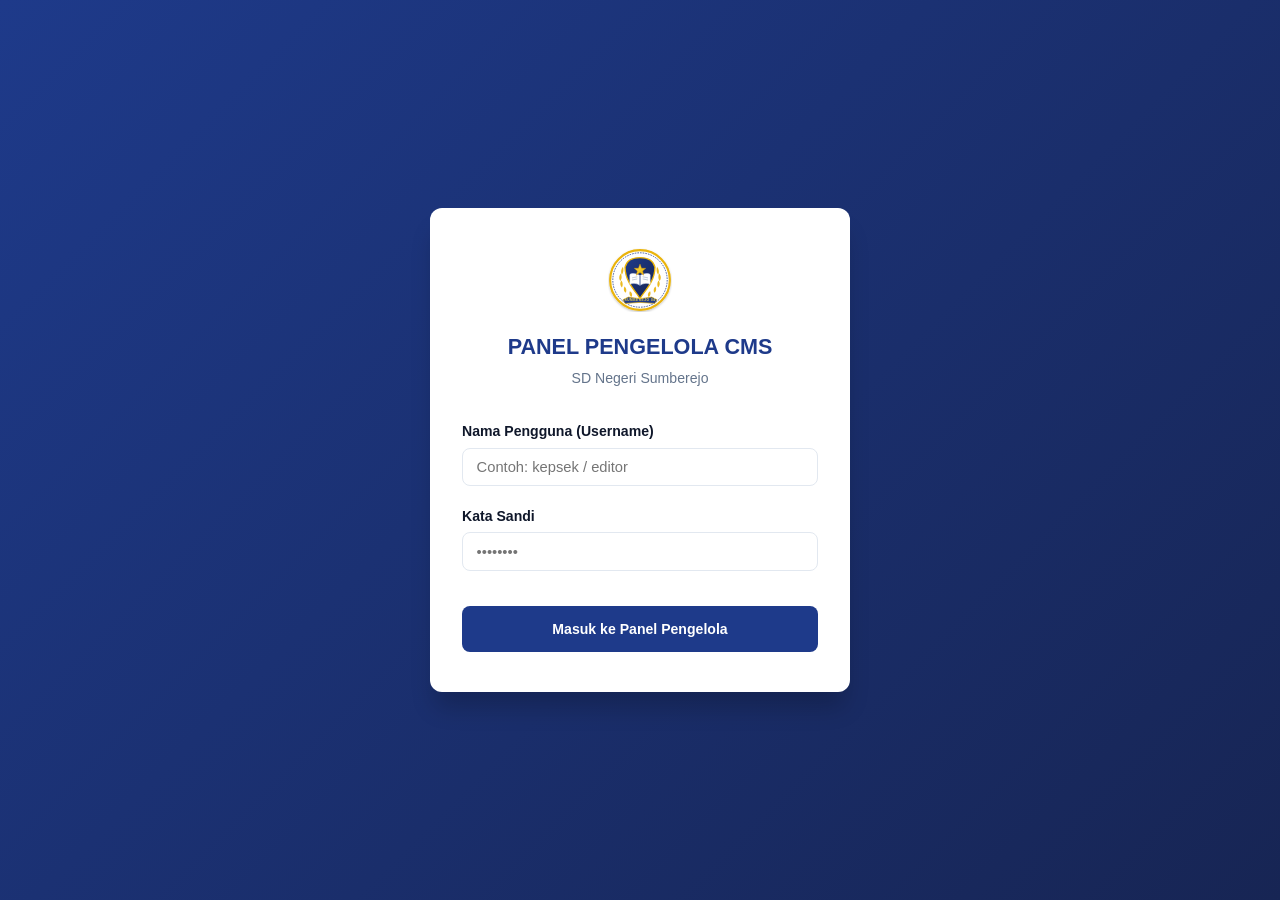
<file: admin/index.html>
<!DOCTYPE html>
<html lang="id">
<head>
  <meta charset="UTF-8">
  <meta name="viewport" content="width=device-width, initial-scale=1.0">
  <title>Admin Panel & CMS - SD Negeri Sumberejo</title>
  <meta name="robots" content="noindex, nofollow">
  <link rel="icon" type="image/svg+xml" href="../assets/img/logo.svg">
  <link rel="stylesheet" href="admin.css">
</head>
<body>

  <!-- ==========================================
       LAYAR LOGIN (OTENTIKASI)
       ========================================== -->
  <div id="viewLogin" class="login-wrap" style="display: none;">
    <div class="login-card">
      <div class="login-header">
        <img src="../assets/img/logo.svg" alt="Logo Sekolah" class="login-logo">
        <h1 class="login-title">PANEL PENGELOLA CMS</h1>
        <p class="login-sub">SD Negeri Sumberejo</p>
      </div>

      <div id="loginAlert" style="display: none;" class="card" style="padding: 0.75rem; margin-bottom: 1rem;"></div>

      <form id="formLogin">
        <div class="form-group">
          <label for="inputUsername" class="form-label">Nama Pengguna (Username)</label>
          <input type="text" id="inputUsername" class="form-control" placeholder="Contoh: kepsek / editor" required autocomplete="username">
        </div>

        <div class="form-group">
          <label for="inputPassword" class="form-label">Kata Sandi</label>
          <input type="password" id="inputPassword" class="form-control" placeholder="••••••••" required autocomplete="current-password">
        </div>

        <button type="submit" id="btnLogin" class="btn btn-primary" style="width: 100%; padding: 0.85rem; margin-top: 1rem;">
          Masuk ke Panel Pengelola
        </button>
      </form>
    </div>
  </div>

  <!-- ==========================================
       APP SHELL (PANEL UTAMA SETELAH LOGIN)
       ========================================== -->
  <div id="viewApp" class="app-container" style="display: none;">
    
    <!-- Sidebar Kiri -->
    <aside class="sidebar" id="sidebar">
      <div class="sidebar-header">
        <img src="../assets/img/logo.svg" alt="Logo" class="sidebar-logo">
        <div class="sidebar-brand">
          SDN SUMBEREJO
          <small>Admin Panel & CMS</small>
        </div>
      </div>

      <nav class="sidebar-nav">
        <div class="nav-group-title">Utama</div>
        <a class="nav-item active" data-view="dashboard">
          <span class="nav-icon">📊</span> Dasbor
        </a>

        <div class="nav-group-title role-group-konten">Konten & Publikasi</div>
        <a class="nav-item role-item-konten" data-view="identitas">
          <span class="nav-icon">🏫</span> Identitas Sekolah
        </a>
        <a class="nav-item role-item-konten" data-view="beranda">
          <span class="nav-icon">🏠</span> Halaman Beranda
        </a>
        <a class="nav-item role-item-konten" data-view="profil">
          <span class="nav-icon">📜</span> Profil & Visi Misi
        </a>
        <a class="nav-item role-item-konten" data-view="pengumuman">
          <span class="nav-icon">📢</span> Pengumuman
        </a>
        <a class="nav-item role-item-konten" data-view="guru">
          <span class="nav-icon">👨‍🏫</span> Dewan Guru
        </a>
        <a class="nav-item role-item-konten" data-view="ekskul">
          <span class="nav-icon">🎯</span> Ekstrakurikuler
        </a>
        <a class="nav-item role-item-konten" data-view="fasilitas">
          <span class="nav-icon">🏢</span> Fasilitas
        </a>
        <a class="nav-item role-item-konten" data-view="galeri">
          <span class="nav-icon">🖼️</span> Galeri Kegiatan
        </a>
        <a class="nav-item role-item-konten" data-view="media">
          <span class="nav-icon">📁</span> Pustaka Media
        </a>

        <div class="nav-group-title role-group-spmb">Penerimaan Murid (SPMB)</div>
        <a class="nav-item role-item-spmb" data-view="spmbConfig">
          <span class="nav-icon">⚙️</span> Jadwal & Kuota SPMB
        </a>
        <a class="nav-item role-item-spmb" data-view="pendaftar">
          <span class="nav-icon">📝</span> Data Pendaftar
        </a>

        <div class="nav-group-title role-group-super">Sistem & Pengguna</div>
        <a class="nav-item role-item-super" data-view="users">
          <span class="nav-icon">👥</span> Pengguna Admin
        </a>
        <a class="nav-item role-item-super" data-view="log">
          <span class="nav-icon">📋</span> Log Aktivitas
        </a>
      </nav>
    </aside>

    <!-- Pembungkus Konten Kanan -->
    <div class="main-wrapper">
      <header class="top-header">
        <div class="header-left">
          <button class="menu-toggle" id="btnToggleMenu" aria-label="Toggle menu">☰</button>
          <h2 class="page-title" id="topPageTitle">Dasbor Operasional</h2>
        </div>

        <div class="header-right">
          <div class="user-badge">
            <span id="labelUserName">Admin</span>
            <span class="role-pill" id="labelUserRole">Superadmin</span>
          </div>
          <button id="btnLogout" class="btn btn-outline btn-sm">Keluar</button>
        </div>
      </header>

      <main class="content-area">

        <!-- ==================== VIEW 1: DASBOR ==================== -->
        <section id="pane-dashboard" class="view-pane">
          <div class="stats-row">
            <div class="stat-box">
              <div class="stat-icon blue">📝</div>
              <div>
                <div class="stat-value" id="statPendaftarBaru">0</div>
                <div class="stat-label">Pendaftar Baru (Perlu Verifikasi)</div>
              </div>
            </div>
            <div class="stat-box">
              <div class="stat-icon green">🎓</div>
              <div>
                <div class="stat-value" id="statTotalPendaftar">0</div>
                <div class="stat-label">Total Pendaftar Periode Ini</div>
              </div>
            </div>
            <div class="stat-box">
              <div class="stat-icon yellow">📅</div>
              <div>
                <div class="stat-value" id="statStatusSpmb">Buka</div>
                <div class="stat-label" id="statTglSpmb">Hingga 31 Jan 2027</div>
              </div>
            </div>
            <div class="stat-box">
              <div class="stat-icon blue">📢</div>
              <div>
                <div class="stat-value" id="statPengumumanTayang">0</div>
                <div class="stat-label">Pengumuman Aktif</div>
              </div>
            </div>
          </div>

          <!-- Alert Peringatan Jadwal Kedaluwarsa -->
          <div id="spmbExpiredAlert" class="card" style="display: none; border-left: 5px solid var(--danger); background: var(--danger-bg);">
            <strong style="color: var(--danger);">⚠️ Perhatian Jadwal SPMB:</strong>
            <p style="margin: 0.25rem 0 0; font-size: 0.9rem;">
              Tanggal batas akhir SPMB telah terlewat, namun status pendaftaran masih terbuka. Mohon sesuaikan tanggal penutupan atau ubah status menjadi tutup di menu <strong>Jadwal & Kuota SPMB</strong>.
            </p>
          </div>

          <div class="card">
            <div class="card-header">
              <h3 class="card-title">Pendaftar Terbaru yang Perlu Diverifikasi</h3>
              <a class="btn btn-outline btn-sm" onclick="AppRouter.navigate('pendaftar')">Lihat Semua</a>
            </div>
            <div class="table-responsive">
              <table class="data-table">
                <thead>
                  <tr>
                    <th>No. Pendaftaran</th>
                    <th>Nama Calon Murid</th>
                    <th>Waktu Masuk</th>
                    <th>No. WhatsApp</th>
                    <th>Aksi</th>
                  </tr>
                </thead>
                <tbody id="dashTablePendaftar">
                  <tr><td colspan="5" style="text-align: center; color: var(--text-muted);">Memuat data pendaftar...</td></tr>
                </tbody>
              </table>
            </div>
          </div>
        </section>

        <!-- ==================== VIEW 2: IDENTITAS SEKOLAH ==================== -->
        <section id="pane-identitas" class="view-pane" style="display: none;">
          <form id="formIdentitas">
            <div class="card">
              <div class="card-header">
                <h3 class="card-title">Data Lembaga Resmi</h3>
              </div>
              <div class="form-row two-col">
                <div class="form-group">
                  <label class="form-label">Nama Resmi Sekolah</label>
                  <input type="text" name="namaSekolah" class="form-control" required>
                </div>
                <div class="form-group">
                  <label class="form-label">Status Akreditasi</label>
                  <input type="text" name="akreditasi" class="form-control" placeholder="Contoh: A">
                </div>
              </div>

              <div class="form-group">
                <label class="form-label">Alamat Lengkap</label>
                <textarea name="alamat" rows="2" class="form-control" required></textarea>
              </div>

              <div class="form-row three-col">
                <div class="form-group">
                  <label class="form-label">Nomor Telepon Kantor</label>
                  <input type="text" name="telepon" class="form-control">
                </div>
                <div class="form-group">
                  <label class="form-label">No. WhatsApp Informasi</label>
                  <input type="text" name="whatsapp" class="form-control" placeholder="6281234567890">
                </div>
                <div class="form-group">
                  <label class="form-label">Email Resmi Sekolah</label>
                  <input type="email" name="email" class="form-control">
                </div>
              </div>

              <div class="form-row two-col">
                <div class="form-group">
                  <label class="form-label">Jam Operasional Layanan</label>
                  <input type="text" name="jamLayanan" class="form-control" placeholder="Senin - Jumat, 07:00 - 13:00 WIB">
                </div>
                <div class="form-group">
                  <label class="form-label">URL Embed Peta Google Maps</label>
                  <input type="url" name="mapEmbedUrl" class="form-control">
                </div>
              </div>
            </div>

            <div class="dirty-bar" id="barIdentitas">
              <div class="dirty-text">💡 Simpan perubahan untuk langsung memperbarui situs web.</div>
              <button type="submit" class="btn btn-secondary">Simpan Identitas Sekolah</button>
            </div>
          </form>
        </section>

        <!-- ==================== VIEW 3: HALAMAN BERANDA ==================== -->
        <section id="pane-beranda" class="view-pane" style="display: none;">
          <form id="formBeranda">
            <div class="card">
              <div class="card-header">
                <h3 class="card-title">Sambutan Kepala Sekolah</h3>
              </div>
              <div class="form-group">
                <label class="form-label">Teks Pidato Sambutan <small>(Mendukung paragraf baru)</small></label>
                <textarea name="sambutanKepsek" rows="6" class="form-control"></textarea>
              </div>

              <div class="form-row three-col">
                <div class="form-group">
                  <label class="form-label">Statistik: Jumlah Siswa</label>
                  <input type="number" name="jumlahSiswa" class="form-control">
                </div>
                <div class="form-group">
                  <label class="form-label">Statistik: Jumlah Guru</label>
                  <input type="number" name="jumlahGuru" class="form-control">
                </div>
                <div class="form-group">
                  <label class="form-label">Biaya Pendaftaran SPMB</label>
                  <input type="text" name="biayaPendaftaran" class="form-control" placeholder="Gratis (Bebas Biaya)">
                </div>
              </div>
            </div>

            <div class="dirty-bar" id="barBeranda">
              <div class="dirty-text">💡 Simpan teks sambutan dan statistik beranda.</div>
              <button type="submit" class="btn btn-secondary">Simpan Perubahan Beranda</button>
            </div>
          </form>
        </section>

        <!-- ==================== VIEW 4: HALAMAN PROFIL ==================== -->
        <section id="pane-profil" class="view-pane" style="display: none;">
          <form id="formProfil">
            <div class="card">
              <div class="card-header">
                <h3 class="card-title">Visi & Misi Lembaga</h3>
              </div>
              <div class="form-group">
                <label class="form-label">Visi Sekolah</label>
                <textarea name="visiTeks" rows="3" class="form-control"></textarea>
              </div>
              <div class="form-group">
                <label class="form-label">Misi Sekolah <small>(Gunakan tanda strip '- ' di awal baris untuk poin-poin)</small></label>
                <textarea name="misiTeks" rows="6" class="form-control"></textarea>
              </div>
              <div class="form-group">
                <label class="form-label">Sejarah Ringkas Sekolah</label>
                <textarea name="sejarahTeks" rows="5" class="form-control"></textarea>
              </div>
            </div>

            <div class="dirty-bar" id="barProfil">
              <div class="dirty-text">💡 Simpan visi, misi, dan sejarah profil sekolah.</div>
              <button type="submit" class="btn btn-secondary">Simpan Profil Sekolah</button>
            </div>
          </form>
        </section>

        <!-- ==================== VIEW 5: PENGATURAN SPMB ==================== -->
        <section id="pane-spmbConfig" class="view-pane" style="display: none;">
          <form id="formSpmbConfig">
            <div class="card">
              <div class="card-header">
                <h3 class="card-title">Jadwal & Periode Penerimaan Siswa Baru</h3>
              </div>
              <div class="form-row two-col">
                <div class="form-group">
                  <label class="form-label">Status Pendaftaran Online</label>
                  <select name="spmbStatus" class="form-control">
                    <option value="buka">Buka (Menerima Pendaftaran)</option>
                    <option value="tutup">Tutup (Pendaftaran Ditutup)</option>
                  </select>
                </div>
                <div class="form-group">
                  <label class="form-label">Keterangan Jadwal Berikutnya <small>(Tampil saat status tutup)</small></label>
                  <input type="text" name="spmbJadwalBerikutnya" class="form-control" placeholder="Contoh: Gelombang 2 dibuka Mei 2027">
                </div>
              </div>

              <div class="form-row two-col">
                <div class="form-group">
                  <label class="form-label">Tanggal Mulai Pendaftaran</label>
                  <input type="date" name="spmbMulai" class="form-control">
                </div>
                <div class="form-group">
                  <label class="form-label">Tanggal Batas Penutupan</label>
                  <input type="date" name="spmbSelesai" class="form-control">
                </div>
              </div>

              <div class="form-group">
                <label class="form-label">Batas Kuota Pendaftar per Hari <small>(Anti-spam server)</small></label>
                <input type="number" name="batasHarianDaftar" class="form-control" value="100">
              </div>
            </div>

            <div class="dirty-bar" id="barSpmb">
              <div class="dirty-text">💡 Perubahan status buka/tutup langsung mempengaruhi tombol pendaftaran di web.</div>
              <button type="submit" class="btn btn-secondary">Simpan Jadwal SPMB</button>
            </div>
          </form>
        </section>

        <!-- ==================== VIEW 6: DATA PENDAFTAR SPMB ==================== -->
        <section id="pane-pendaftar" class="view-pane" style="display: none;">
          <div class="card">
            <div class="card-header">
              <h3 class="card-title">Daftar Formulir Masuk</h3>
              <div style="display: flex; gap: 0.5rem;">
                <button type="button" id="btnExportCsv" class="btn btn-outline btn-sm">📥 Ekspor CSV</button>
                <button type="button" id="btnRefreshPendaftar" class="btn btn-primary btn-sm">🔄 Muat Ulang</button>
              </div>
            </div>

            <div style="display: flex; gap: 1rem; margin-bottom: 1rem; flex-wrap: wrap;">
              <select id="filterStatusPendaftar" class="form-control" style="max-width: 200px;">
                <option value="">-- Semua Status --</option>
                <option value="baru">Baru</option>
                <option value="diproses">Diproses</option>
                <option value="diterima">Diterima</option>
                <option value="ditolak">Ditolak</option>
                <option value="dibatalkan">Dibatalkan</option>
              </select>

              <input type="text" id="searchPendaftar" class="form-control" placeholder="Cari nama murid atau nomor pendaftaran..." style="max-width: 320px;">
            </div>

            <div class="table-responsive">
              <table class="data-table">
                <thead>
                  <tr>
                    <th>No. Registrasi</th>
                    <th>Nama Calon Murid</th>
                    <th>Waktu Masuk</th>
                    <th>Nama Wali</th>
                    <th>No. WA</th>
                    <th>Status</th>
                    <th>Aksi</th>
                  </tr>
                </thead>
                <tbody id="tablePendaftarBody">
                  <tr><td colspan="7" style="text-align: center;">Memuat daftar pendaftar...</td></tr>
                </tbody>
              </table>
            </div>
          </div>
        </section>

        <!-- ==================== VIEW 7: PENGUMUMAN ==================== -->
        <section id="pane-pengumuman" class="view-pane" style="display: none;">
          <div class="card">
            <div class="card-header">
              <h3 class="card-title">Daftar Pengumuman Sekolah</h3>
              <button class="btn btn-primary btn-sm" onclick="AppCollections.openModal('Pengumuman')">+ Tambah Pengumuman</button>
            </div>
            <div class="table-responsive">
              <table class="data-table">
                <thead>
                  <tr>
                    <th>Thumbnail Foto</th>
                    <th>Judul & Ringkasan</th>
                    <th>Tanggal</th>
                    <th>Status Tayang</th>
                    <th>Aksi</th>
                  </tr>
                </thead>
                <tbody id="tablePengumumanBody"></tbody>
              </table>
            </div>
          </div>
        </section>

        <!-- ==================== VIEW 8: GURU ==================== -->
        <section id="pane-guru" class="view-pane" style="display: none;">
          <div class="card">
            <div class="card-header">
              <h3 class="card-title">Dewan Guru & Tenaga Didik</h3>
              <button class="btn btn-primary btn-sm" onclick="AppCollections.openModal('Guru')">+ Tambah Guru Baru</button>
            </div>
            <div class="table-responsive">
              <table class="data-table">
                <thead>
                  <tr>
                    <th>Urutan</th>
                    <th>Foto</th>
                    <th>Nama Lengkap & Gelar</th>
                    <th>Jabatan / Tugas</th>
                    <th>Status</th>
                    <th>Aksi</th>
                  </tr>
                </thead>
                <tbody id="tableGuruBody"></tbody>
              </table>
            </div>
          </div>
        </section>

        <!-- ==================== VIEW 9: EKSTRAKURIKULER ==================== -->
        <section id="pane-ekskul" class="view-pane" style="display: none;">
          <div class="card">
            <div class="card-header">
              <h3 class="card-title">Program Ekstrakurikuler</h3>
              <button class="btn btn-primary btn-sm" onclick="AppCollections.openModal('Ekstrakurikuler')">+ Tambah Kegiatan</button>
            </div>
            <div class="table-responsive">
              <table class="data-table">
                <thead>
                  <tr>
                    <th>Nama Kegiatan</th>
                    <th>Pembina / Pelatih</th>
                    <th>Jadwal Mingguan</th>
                    <th>Status</th>
                    <th>Aksi</th>
                  </tr>
                </thead>
                <tbody id="tableEkskulBody"></tbody>
              </table>
            </div>
          </div>
        </section>

        <!-- ==================== VIEW 10: FASILITAS ==================== -->
        <section id="pane-fasilitas" class="view-pane" style="display: none;">
          <div class="card">
            <div class="card-header">
              <h3 class="card-title">Fasilitas & Sarana Belajar</h3>
              <button class="btn btn-primary btn-sm" onclick="AppCollections.openModal('Fasilitas')">+ Tambah Fasilitas</button>
            </div>
            <div class="table-responsive">
              <table class="data-table">
                <thead>
                  <tr>
                    <th>Urut</th>
                    <th>Foto</th>
                    <th>Nama Sarana</th>
                    <th>Deskripsi</th>
                    <th>Status</th>
                    <th>Aksi</th>
                  </tr>
                </thead>
                <tbody id="tableFasilitasBody"></tbody>
              </table>
            </div>
          </div>
        </section>

        <!-- ==================== VIEW 11: GALERI ==================== -->
        <section id="pane-galeri" class="view-pane" style="display: none;">
          <div class="card">
            <div class="card-header">
              <h3 class="card-title">Dokumentasi Galeri</h3>
              <button class="btn btn-primary btn-sm" onclick="AppCollections.openModal('Galeri')">+ Tambah Media Galeri</button>
            </div>
            <div class="table-responsive">
              <table class="data-table">
                <thead>
                  <tr>
                    <th>Tanggal</th>
                    <th>Judul Dokumentasi</th>
                    <th>Tipe</th>
                    <th>Tautan Media</th>
                    <th>Status</th>
                    <th>Aksi</th>
                  </tr>
                </thead>
                <tbody id="tableGaleriBody"></tbody>
              </table>
            </div>
          </div>
        </section>

        <!-- ==================== VIEW 12: PUSTAKA MEDIA ==================== -->
        <section id="pane-media" class="view-pane" style="display: none;">
          <div class="card">
            <div class="card-header">
              <h3 class="card-title">Pustaka Media Terunggah</h3>
              <div style="display: flex; gap: 0.5rem;">
                <input type="file" id="inputUploadMediaFile" accept="image/jpeg,image/png,image/webp" style="display: none;">
                <button type="button" class="btn btn-primary btn-sm" onclick="document.getElementById('inputUploadMediaFile').click()">
                  📷 Unggah Foto Baru
                </button>
              </div>
            </div>

            <div id="mediaUploadProgressBar" style="display: none; margin-bottom: 1rem; background: var(--bg-app); padding: 0.75rem; border-radius: var(--radius);">
              <span id="mediaUploadProgressText">Mengompresi dan mengunggah gambar...</span>
            </div>

            <div class="media-grid" id="mediaLibraryGrid">
              <div style="grid-column: 1/-1; text-align: center; color: var(--text-muted); padding: 2rem;">
                Memuat pustaka media...
              </div>
            </div>
          </div>
        </section>

        <!-- ==================== VIEW 13: PENGGUNA ADMIN ==================== -->
        <section id="pane-users" class="view-pane" style="display: none;">
          <div class="card">
            <div class="card-header">
              <h3 class="card-title">Daftar Akun Pengelola</h3>
              <button class="btn btn-primary btn-sm" id="btnTambahUser">+ Tambah Pengguna</button>
            </div>
            <div class="table-responsive">
              <table class="data-table">
                <thead>
                  <tr>
                    <th>Nama Pengguna</th>
                    <th>Nama Tampilan</th>
                    <th>Peran</th>
                    <th>Status</th>
                    <th>Aksi</th>
                  </tr>
                </thead>
                <tbody id="tableUsersBody"></tbody>
              </table>
            </div>
          </div>
        </section>

        <!-- ==================== VIEW 14: LOG AKTIVITAS ==================== -->
        <section id="pane-log" class="view-pane" style="display: none;">
          <div class="card">
            <div class="card-header">
              <h3 class="card-title">Rekam Jejak Aktivitas Sistem</h3>
            </div>
            <div class="table-responsive">
              <table class="data-table">
                <thead>
                  <tr>
                    <th>Waktu (WIB)</th>
                    <th>Pengguna</th>
                    <th>Aksi</th>
                    <th>Modul</th>
                    <th>Keterangan</th>
                  </tr>
                </thead>
                <tbody id="tableLogBody">
                  <tr><td colspan="5" style="text-align: center;">Memuat rekam aktivitas...</td></tr>
                </tbody>
              </table>
            </div>
          </div>
        </section>

      </main>
    </div>
  </div>

  <!-- ==========================================
       MODAL: DETAIL PENDAFTAR SPMB
       ========================================== -->
  <div class="modal-overlay" id="modalDetailPendaftar">
    <div class="modal-dialog">
      <div class="modal-header">
        <h3 class="card-title" id="mPendaftarNomor">Rincian Pendaftaran</h3>
        <button type="button" class="btn btn-outline btn-sm" onclick="AppPendaftar.closeModal()">✕</button>
      </div>
      <div class="modal-body" id="mPendaftarBody">
        <!-- Rincian diisi secara dinamis -->
      </div>
      <div class="modal-footer">
        <button type="button" class="btn btn-outline" onclick="AppPendaftar.closeModal()">Batal</button>
        <button type="button" id="btnSimpanStatusPendaftar" class="btn btn-primary">Simpan Verifikasi</button>
      </div>
    </div>
  </div>

  <!-- ==========================================
       MODAL: FORM KOLEKSI & UPLOAD MEDIA (FOTO & VIDEO)
       ========================================== -->
  <div class="modal-overlay" id="modalCollection">
    <div class="modal-dialog">
      <div class="modal-header">
        <h3 class="card-title" id="mCollectionTitle">Kelola Data</h3>
        <button type="button" class="btn btn-outline btn-sm" onclick="AppCollections.closeModal()">✕</button>
      </div>
      <form id="formCollectionItem">
        <div class="modal-body" id="mCollectionBody">
          <!-- Form dinamis diisi oleh JavaScript -->
        </div>
        <div class="modal-footer">
          <button type="button" class="btn btn-outline" onclick="AppCollections.closeModal()">Batal</button>
          <button type="submit" id="btnSubmitCollection" class="btn btn-primary">Simpan Data</button>
        </div>
      </form>
    </div>
  </div>

  <!-- Wadah Toast Notifikasi -->
  <div class="toast-container" id="toastContainer"></div>

  <!-- Skrip JavaScript -->
  <script src="../assets/js/config.js"></script>
  <script src="image.js"></script>
  <script src="admin.js"></script>
</body>
</html>
</file>
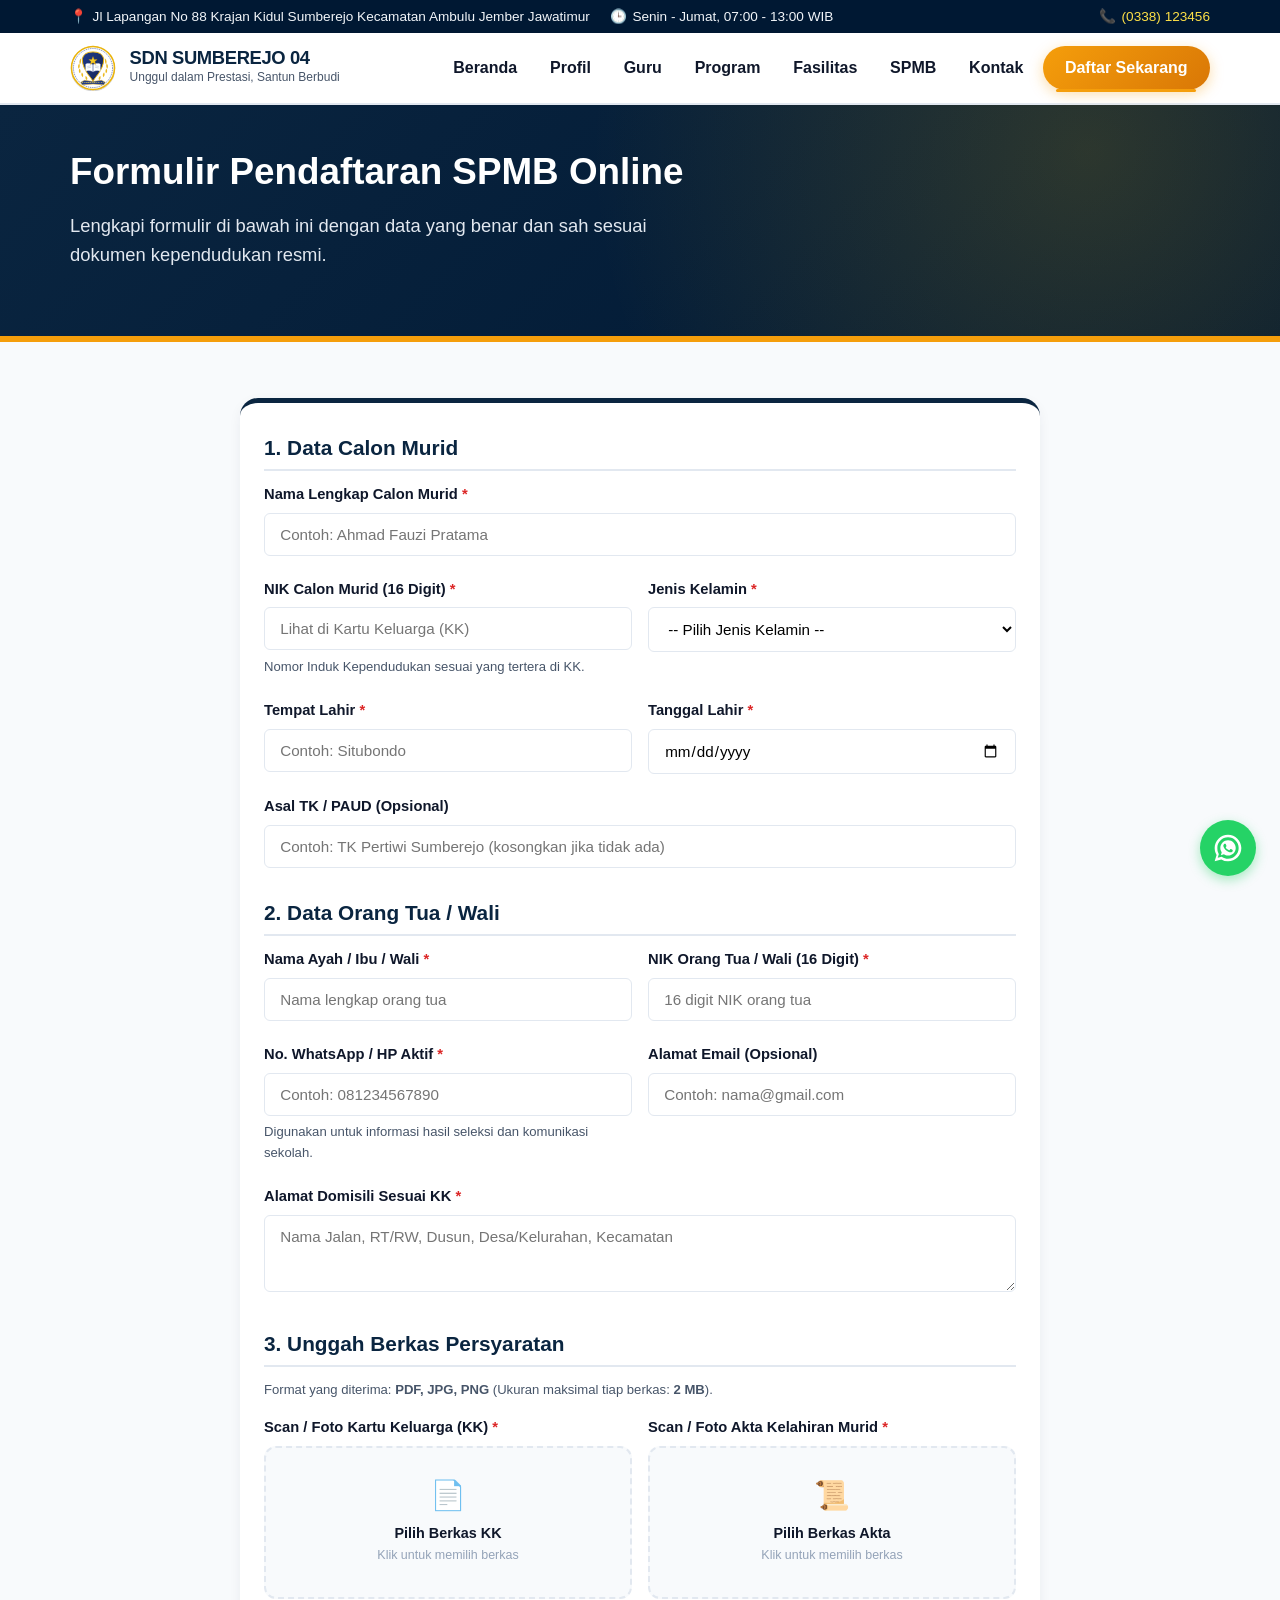
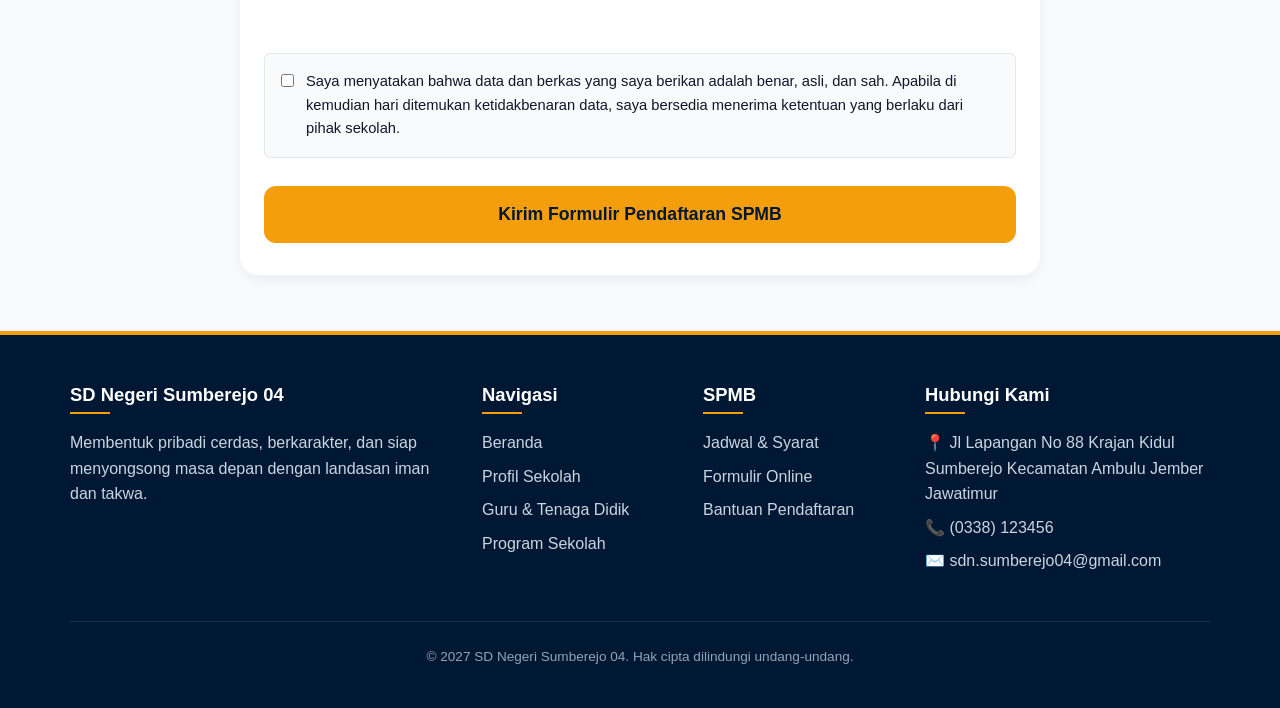
<file: daftar.html>
<!DOCTYPE html>
<html lang="id">
<head>
  <meta charset="UTF-8">
  <meta name="viewport" content="width=device-width, initial-scale=1.0">
  <title>Formulir Pendaftaran SPMB - SD Negeri Sumberejo 04</title>
  <meta name="description" content="Formulir resmi pendaftaran murid baru (SPMB) online SD Negeri Sumberejo 04. Isi data lengkap dan unggah berkas persyaratan.">
  <link rel="icon" type="image/svg+xml" href="assets/img/logo.svg">
  <link rel="stylesheet" href="assets/css/style.css">
</head>
<body>

  <!-- Top Info Bar -->
  <div class="top-bar no-print">
    <div class="container top-bar-inner">
      <div class="top-info">
        <span>📍 <span data-config="alamat">Jl Lapangan No 88 Krajan Kidul Sumberejo Kecamatan Ambulu Jember Jawatimur</span></span>
        <span>🕒 <span data-config="jamLayanan">Senin - Jumat, 07:00 - 13:00 WIB</span></span>
      </div>
      <div class="top-info">
        <span>📞 <a href="tel:0338123456" data-config="telepon" style="color: #fde047;">(0338) 123456</a></span>
      </div>
    </div>
  </div>

  <!-- Header -->
  <header class="site-header no-print">
    <div class="container">
      <nav class="navbar">
        <a href="index.html" class="brand">
          <img src="assets/img/logo.svg" alt="Logo SD Negeri Sumberejo 04" class="brand-logo">
          <div class="brand-text">
            <span class="brand-title" data-config="namaSekolah">SDN SUMBEREJO 04</span>
            <span class="brand-sub">Unggul dalam Prestasi, Santun Berbudi</span>
          </div>
        </a>

        <button class="nav-toggle" id="navToggle" aria-label="Buka navigasi menu">
          <span></span><span></span><span></span>
        </button>

        <ul class="nav-menu" id="navMenu">
          <li><a href="index.html#beranda" class="nav-link">Beranda</a></li>
          <li><a href="index.html#profil" class="nav-link">Profil</a></li>
          <li><a href="index.html#guru" class="nav-link">Guru</a></li>
          <li><a href="index.html#program" class="nav-link">Program</a></li>
          <li><a href="index.html#fasilitas" class="nav-link">Fasilitas</a></li>
          <li><a href="index.html#spmb" class="nav-link">SPMB</a></li>
          <li><a href="index.html#kontak" class="nav-link">Kontak</a></li>
          <li><a href="daftar.html" class="nav-link nav-cta active">Daftar Sekarang</a></li>
        </ul>
      </nav>
    </div>
  </header>

  <main>
    <section class="hero no-print" style="padding: 2.75rem 0;">
      <div class="container">
        <h1>Formulir Pendaftaran SPMB Online</h1>
        <p>Lengkapi formulir di bawah ini dengan data yang benar dan sah sesuai dokumen kependudukan resmi.</p>
      </div>
    </section>

    <section class="section">
      <div class="container">

        <!-- Wadah Notifikasi / Alert -->
        <div id="formAlertContainer" style="display: none; max-width: 800px; margin: 0 auto 1.5rem;"></div>

        <div class="form-container">
          <form id="spmbForm" novalidate>

            <!-- Honeypot Field (Perangkap Bot) -->
            <div class="honeypot-field" aria-hidden="true">
              <label for="honeypot">Jangan isi kolom ini bila Anda manusia:</label>
              <input type="text" id="honeypot" name="honeypot" tabindex="-1" autocomplete="off">
            </div>

            <!-- BAGIAN 1: DATA CALON MURID -->
            <div style="margin-bottom: 2rem;">
              <h3 style="border-bottom: 2px solid var(--border-color); padding-bottom: 0.5rem; color: var(--primary);">
                1. Data Calon Murid
              </h3>

              <div class="form-group">
                <label for="namaMurid" class="form-label">Nama Lengkap Calon Murid <span class="required">*</span></label>
                <input type="text" id="namaMurid" name="namaMurid" class="form-control" placeholder="Contoh: Ahmad Fauzi Pratama" maxlength="100" required>
                <div class="invalid-feedback">Nama murid wajib diisi.</div>
              </div>

              <div class="form-row">
                <div class="form-group">
                  <label for="nik" class="form-label">NIK Calon Murid (16 Digit) <span class="required">*</span></label>
                  <input type="text" id="nik" name="nik" class="form-control" placeholder="Lihat di Kartu Keluarga (KK)" maxlength="16" pattern="\d{16}" inputmode="numeric" required>
                  <div class="invalid-feedback">NIK harus 16 digit angka.</div>
                  <div class="form-hint">Nomor Induk Kependudukan sesuai yang tertera di KK.</div>
                </div>

                <div class="form-group">
                  <label for="jenisKelamin" class="form-label">Jenis Kelamin <span class="required">*</span></label>
                  <select id="jenisKelamin" name="jenisKelamin" class="form-control" required>
                    <option value="">-- Pilih Jenis Kelamin --</option>
                    <option value="Laki-laki">Laki-laki</option>
                    <option value="Perempuan">Perempuan</option>
                  </select>
                  <div class="invalid-feedback">Pilih jenis kelamin murid.</div>
                </div>
              </div>

              <div class="form-row">
                <div class="form-group">
                  <label for="tempatLahir" class="form-label">Tempat Lahir <span class="required">*</span></label>
                  <input type="text" id="tempatLahir" name="tempatLahir" class="form-control" placeholder="Contoh: Situbondo" required>
                  <div class="invalid-feedback">Tempat lahir wajib diisi.</div>
                </div>

                <div class="form-group">
                  <label for="tanggalLahir" class="form-label">Tanggal Lahir <span class="required">*</span></label>
                  <input type="date" id="tanggalLahir" name="tanggalLahir" class="form-control" required>
                  <div class="invalid-feedback">Pilih tanggal lahir yang valid.</div>
                </div>
              </div>

              <div class="form-group">
                <label for="asalTk" class="form-label">Asal TK / PAUD (Opsional)</label>
                <input type="text" id="asalTk" name="asalTk" class="form-control" placeholder="Contoh: TK Pertiwi Sumberejo (kosongkan jika tidak ada)" maxlength="100">
              </div>
            </div>

            <!-- BAGIAN 2: DATA ORANG TUA / WALI -->
            <div style="margin-bottom: 2rem;">
              <h3 style="border-bottom: 2px solid var(--border-color); padding-bottom: 0.5rem; color: var(--primary);">
                2. Data Orang Tua / Wali
              </h3>

              <div class="form-row">
                <div class="form-group">
                  <label for="namaOrtu" class="form-label">Nama Ayah / Ibu / Wali <span class="required">*</span></label>
                  <input type="text" id="namaOrtu" name="namaOrtu" class="form-control" placeholder="Nama lengkap orang tua" maxlength="100" required>
                  <div class="invalid-feedback">Nama orang tua wajib diisi.</div>
                </div>

                <div class="form-group">
                  <label for="nikOrtu" class="form-label">NIK Orang Tua / Wali (16 Digit) <span class="required">*</span></label>
                  <input type="text" id="nikOrtu" name="nikOrtu" class="form-control" placeholder="16 digit NIK orang tua" maxlength="16" pattern="\d{16}" inputmode="numeric" required>
                  <div class="invalid-feedback">NIK orang tua harus 16 digit angka.</div>
                </div>
              </div>

              <div class="form-row">
                <div class="form-group">
                  <label for="hp" class="form-label">No. WhatsApp / HP Aktif <span class="required">*</span></label>
                  <input type="tel" id="hp" name="hp" class="form-control" placeholder="Contoh: 081234567890" maxlength="14" inputmode="tel" required>
                  <div class="invalid-feedback">Nomor HP/WA harus diawali 08 atau 62 (10-14 digit).</div>
                  <div class="form-hint">Digunakan untuk informasi hasil seleksi dan komunikasi sekolah.</div>
                </div>

                <div class="form-group">
                  <label for="email" class="form-label">Alamat Email (Opsional)</label>
                  <input type="email" id="email" name="email" class="form-control" placeholder="Contoh: nama@gmail.com">
                  <div class="invalid-feedback">Format email tidak valid.</div>
                </div>
              </div>

              <div class="form-group">
                <label for="alamat" class="form-label">Alamat Domisili Sesuai KK <span class="required">*</span></label>
                <textarea id="alamat" name="alamat" rows="3" class="form-control" placeholder="Nama Jalan, RT/RW, Dusun, Desa/Kelurahan, Kecamatan" maxlength="250" required></textarea>
                <div class="invalid-feedback">Alamat domisili wajib diisi (maks 250 karakter).</div>
              </div>
            </div>

            <!-- BAGIAN 3: UNGGAH DOKUMEN -->
            <div style="margin-bottom: 2rem;">
              <h3 style="border-bottom: 2px solid var(--border-color); padding-bottom: 0.5rem; color: var(--primary);">
                3. Unggah Berkas Persyaratan
              </h3>
              <p class="form-hint" style="margin-bottom: 1rem;">Format yang diterima: <strong>PDF, JPG, PNG</strong> (Ukuran maksimal tiap berkas: <strong>2 MB</strong>).</p>

              <div class="form-row">
                <!-- File KK -->
                <div class="form-group">
                  <label class="form-label">Scan / Foto Kartu Keluarga (KK) <span class="required">*</span></label>
                  <div class="file-upload-box" onclick="document.getElementById('inputKk').click()">
                    <div style="font-size: 1.8rem; margin-bottom: 0.25rem;">📄</div>
                    <div style="font-weight: 600; font-size: 0.9rem;">Pilih Berkas KK</div>
                    <div style="font-size: 0.78rem; color: var(--text-light);">Klik untuk memilih berkas</div>
                    <input type="file" id="inputKk" name="inputKk" accept=".pdf,image/jpeg,image/png" style="display: none;" required>
                    <div id="statusKk" class="file-status"></div>
                  </div>
                </div>

                <!-- File Akta -->
                <div class="form-group">
                  <label class="form-label">Scan / Foto Akta Kelahiran Murid <span class="required">*</span></label>
                  <div class="file-upload-box" onclick="document.getElementById('inputAkta').click()">
                    <div style="font-size: 1.8rem; margin-bottom: 0.25rem;">📜</div>
                    <div style="font-weight: 600; font-size: 0.9rem;">Pilih Berkas Akta</div>
                    <div style="font-size: 0.78rem; color: var(--text-light);">Klik untuk memilih berkas</div>
                    <input type="file" id="inputAkta" name="inputAkta" accept=".pdf,image/jpeg,image/png" style="display: none;" required>
                    <div id="statusAkta" class="file-status"></div>
                  </div>
                </div>
              </div>
            </div>

            <!-- BAGIAN 4: PERNYATAAN & SUBMIT -->
            <div style="margin-bottom: 1.75rem;">
              <div style="background: var(--bg-page); border: 1px solid var(--border-color); padding: 1rem; border-radius: var(--radius-sm);">
                <label style="display: flex; align-items: flex-start; gap: 0.75rem; cursor: pointer; font-size: 0.92rem;">
                  <input type="checkbox" id="setujuData" name="setujuData" style="margin-top: 0.25rem;" required>
                  <span>Saya menyatakan bahwa data dan berkas yang saya berikan adalah benar, asli, dan sah. Apabila di kemudian hari ditemukan ketidakbenaran data, saya bersedia menerima ketentuan yang berlaku dari pihak sekolah.</span>
                </label>
              </div>
            </div>

            <button type="submit" id="btnSubmitDaftar" class="btn btn-secondary btn-block" style="padding: 1rem; font-size: 1.1rem;">
              Kirim Formulir Pendaftaran SPMB
            </button>
          </form>
        </div>

      </div>
    </section>
  </main>

  <!-- Modal Konfirmasi Pendaftaran Berhasil -->
  <div class="modal-overlay" id="successModal">
    <div class="modal-content" id="printArea">
      <div style="text-align: center; margin-bottom: 1rem;">
        <img src="assets/img/logo.svg" alt="Logo Sekolah" style="width: 50px; height: 50px; margin: 0 auto 0.5rem; display: block;">
        <h2 style="font-size: 1.35rem; color: var(--primary); margin: 0;">BUKTI PENDAFTARAN SPMB</h2>
        <div style="font-size: 0.85rem; color: var(--text-muted);">SD NEGERI SUMBEREJO 04</div>
      </div>

      <div class="alert alert-success" style="font-size: 0.9rem; text-align: left;">
        ✓ Data pendaftaran berhasil diterima di sistem kami. Harap simpan atau cetak nomor pendaftaran di bawah ini.
      </div>

      <div>
        <div style="font-size: 0.85rem; color: var(--text-muted);">Nomor Registrasi Resmi:</div>
        <div class="badge-reg" id="modalNomorPendaftaran">SPMB-2027-0000</div>
      </div>

      <div id="modalDataRingkas"></div>

      <div style="margin-top: 1.5rem; display: flex; gap: 0.75rem; justify-content: center;" class="no-print">
        <button type="button" class="btn btn-outline" id="btnSalinNomor" style="border-color: var(--primary); color: var(--primary);">Salin Nomor</button>
        <button type="button" class="btn btn-primary" onclick="window.print()">Cetak Bukti</button>
        <button type="button" class="btn btn-secondary" id="btnTutupModal">Selesai</button>
      </div>
    </div>
  </div>

  <!-- Tombol WhatsApp Mengambang -->
  <a href="https://wa.me/6281234567890" class="float-wa no-print" id="floatingWa" target="_blank" rel="noopener" aria-label="Hubungi kami di WhatsApp">
    <svg viewBox="0 0 24 24">
      <path d="M12.031 6.172c-3.181 0-5.767 2.586-5.768 5.766-.001 1.298.38 2.27 1.019 3.287l-.582 2.128 2.182-.573c.978.58 1.911.928 3.145.929 3.178 0 5.767-2.587 5.768-5.766.001-3.187-2.575-5.77-5.764-5.771zm3.392 8.244c-.144.405-.837.774-1.17.824-.299.045-.677.063-1.092-.069-.252-.08-.575-.187-.988-.365-1.739-.751-2.874-2.502-2.961-2.617-.087-.116-.708-.94-.708-1.793s.448-1.273.607-1.446c.159-.173.346-.217.462-.217l.332.006c.106.005.249-.04.39.299.144.35.49 1.199.534 1.286.044.087.073.188.014.303-.058.116-.087.188-.173.289l-.26.302c-.087.087-.179.182-.077.357.101.174.453.748.971 1.21.666.593 1.229.777 1.402.864.174.087.275.073.376-.044.101-.116.433-.506.549-.68.116-.174.232-.145.39-.087s1.011.477 1.184.564.289.13.332.202c.045.073.045.419-.099.824z"/>
      <path d="M12 2C6.477 2 2 6.477 2 12c0 1.891.524 3.662 1.435 5.176L2 22l4.981-1.396A9.957 9.957 0 0012 22c5.523 0 10-4.477 10-10S17.523 2 12 2zm0 18.062c-1.635 0-3.153-.483-4.428-1.314l-.317-.208-2.962.83.844-2.887-.229-.333A8.026 8.026 0 014 12c0-4.411 3.589-8 8-8s8 3.589 8 8-3.589 8.062-8 8.062z"/>
    </svg>
  </a>

  <!-- Footer -->
  <footer class="site-footer no-print">
    <div class="container">
      <div class="footer-grid">
        <div class="footer-col">
          <h4 data-config="namaSekolah">SD Negeri Sumberejo 04</h4>
          <p>Membentuk pribadi cerdas, berkarakter, dan siap menyongsong masa depan dengan landasan iman dan takwa.</p>
        </div>
        <div class="footer-col">
          <h4>Navigasi</h4>
          <ul class="footer-links">
            <li><a href="index.html">Beranda</a></li>
            <li><a href="profil.html">Profil Sekolah</a></li>
            <li><a href="guru.html">Guru & Tenaga Didik</a></li>
            <li><a href="program.html">Program Sekolah</a></li>
          </ul>
        </div>
        <div class="footer-col">
          <h4>SPMB</h4>
          <ul class="footer-links">
            <li><a href="spmb.html">Jadwal & Syarat</a></li>
            <li><a href="daftar.html">Formulir Online</a></li>
            <li><a href="kontak.html">Bantuan Pendaftaran</a></li>
          </ul>
        </div>
        <div class="footer-col">
          <h4>Hubungi Kami</h4>
          <p style="margin-bottom: 0.5rem;">📍 <span data-config="alamat">Jl Lapangan No 88 Krajan Kidul Sumberejo Kecamatan Ambulu Jember Jawatimur</span></p>
          <p style="margin-bottom: 0.5rem;">📞 <span data-config="telepon">(0338) 123456</span></p>
          <p style="margin-bottom: 0.5rem;">✉️ <span data-config="email">sdn.sumberejo04@gmail.com</span></p>
        </div>
      </div>
      <div class="footer-bottom">
        <p>&copy; 2027 SD Negeri Sumberejo 04. Hak cipta dilindungi undang-undang.</p>
      </div>
    </div>
  </footer>

  <script src="assets/js/config.js"></script>
  <script src="assets/js/api.js"></script>
  <script src="assets/js/main.js"></script>
</body>
</html>
</file>
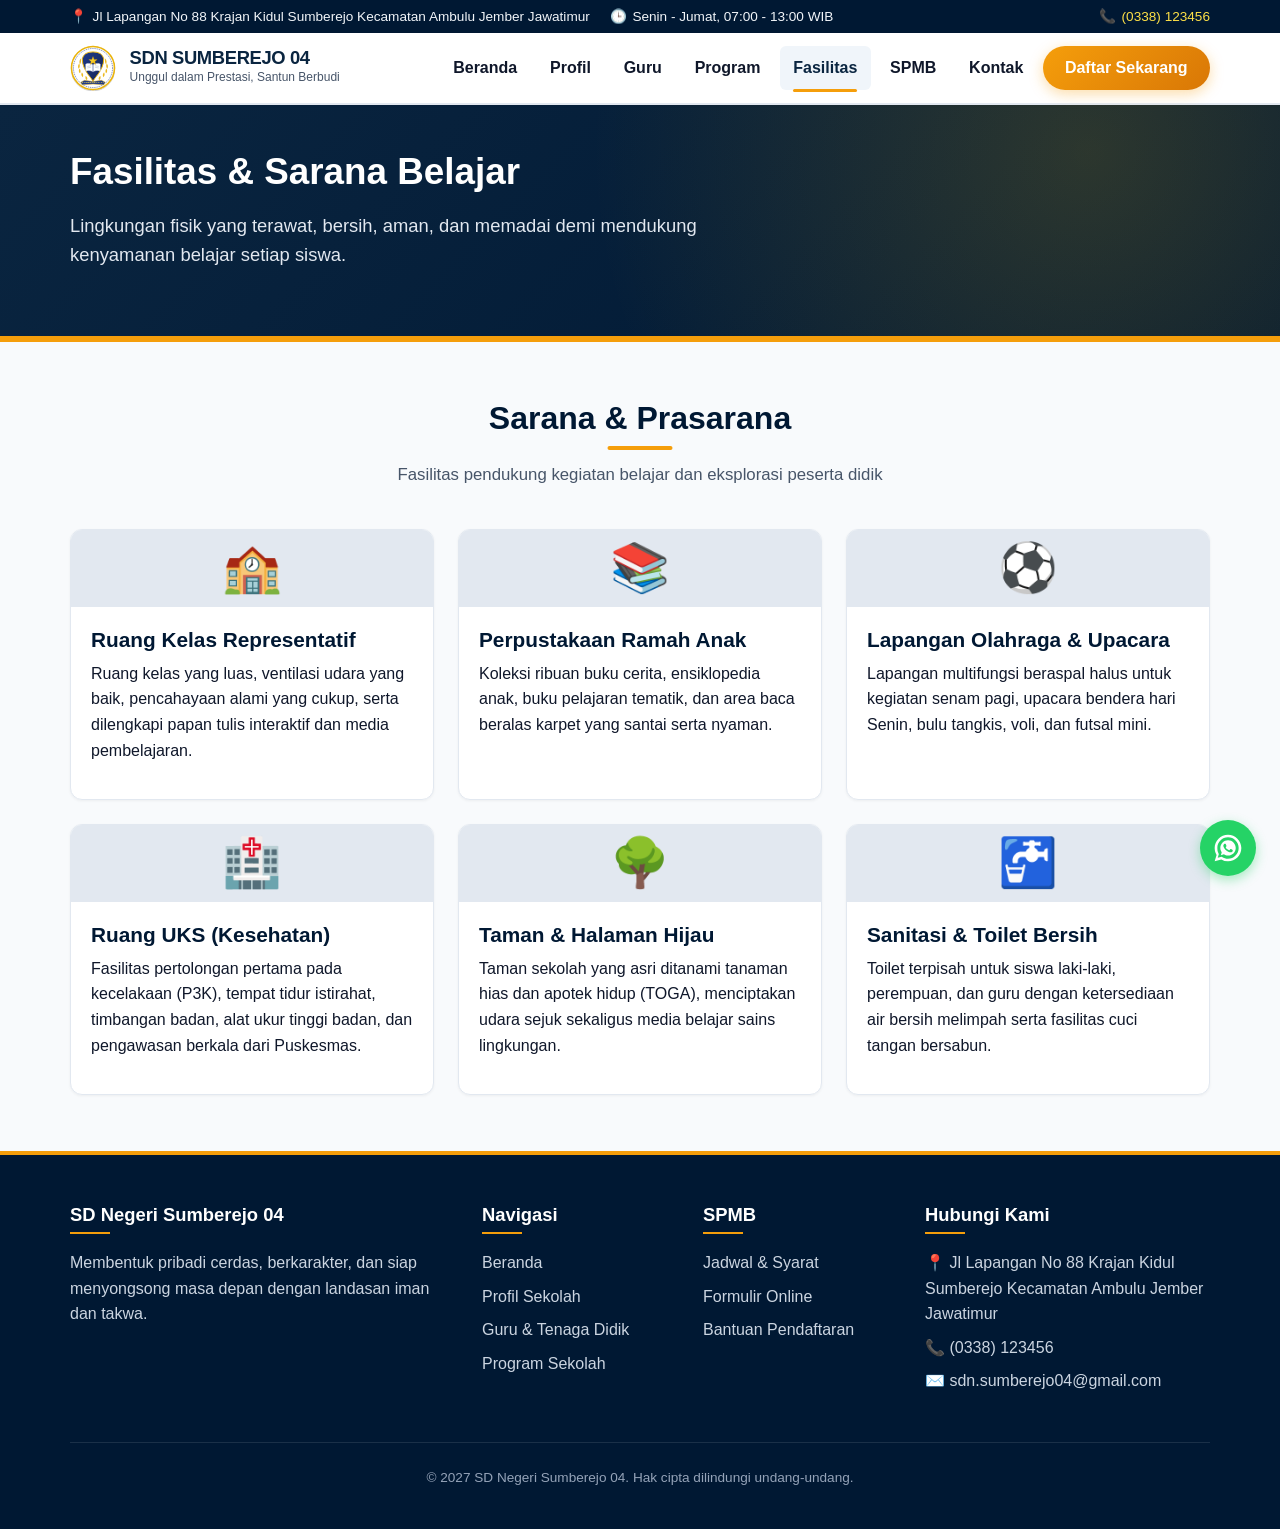
<file: fasilitas.html>
<!DOCTYPE html>
<html lang="id">
<head>
  <meta charset="UTF-8">
  <meta name="viewport" content="width=device-width, initial-scale=1.0">
  <title>Fasilitas Sekolah - SD Negeri Sumberejo 04</title>
  <meta name="description" content="Sarana dan prasarana penunjang kegiatan belajar mengajar yang aman, bersih, dan memadai di SD Negeri Sumberejo 04.">
  <link rel="icon" type="image/svg+xml" href="assets/img/logo.svg">
  <link rel="stylesheet" href="assets/css/style.css">
</head>
<body>

  <!-- Top Info Bar -->
  <div class="top-bar">
    <div class="container top-bar-inner">
      <div class="top-info">
        <span>📍 <span data-config="alamat">Jl Lapangan No 88 Krajan Kidul Sumberejo Kecamatan Ambulu Jember Jawatimur</span></span>
        <span>🕒 <span data-config="jamLayanan">Senin - Jumat, 07:00 - 13:00 WIB</span></span>
      </div>
      <div class="top-info">
        <span>📞 <a href="tel:0338123456" data-config="telepon" style="color: #fde047;">(0338) 123456</a></span>
      </div>
    </div>
  </div>

  <!-- Header -->
  <header class="site-header">
    <div class="container">
      <nav class="navbar">
        <a href="index.html" class="brand">
          <img src="assets/img/logo.svg" alt="Logo SD Negeri Sumberejo 04" class="brand-logo">
          <div class="brand-text">
            <span class="brand-title" data-config="namaSekolah">SDN SUMBEREJO 04</span>
            <span class="brand-sub">Unggul dalam Prestasi, Santun Berbudi</span>
          </div>
        </a>

        <button class="nav-toggle" id="navToggle" aria-label="Buka navigasi menu">
          <span></span><span></span><span></span>
        </button>

        <ul class="nav-menu" id="navMenu">
          <li><a href="index.html#beranda" class="nav-link">Beranda</a></li>
          <li><a href="index.html#profil" class="nav-link">Profil</a></li>
          <li><a href="index.html#guru" class="nav-link">Guru</a></li>
          <li><a href="index.html#program" class="nav-link">Program</a></li>
          <li><a href="index.html#fasilitas" class="nav-link active">Fasilitas</a></li>
          <li><a href="index.html#spmb" class="nav-link">SPMB</a></li>
          <li><a href="index.html#kontak" class="nav-link">Kontak</a></li>
          <li><a href="daftar.html" class="nav-link nav-cta">Daftar Sekarang</a></li>
        </ul>
      </nav>
    </div>
  </header>

  <main>
    <section class="hero" style="padding: 2.75rem 0;">
      <div class="container">
        <h1>Fasilitas & Sarana Belajar</h1>
        <p>Lingkungan fisik yang terawat, bersih, aman, dan memadai demi mendukung kenyamanan belajar setiap siswa.</p>
      </div>
    </section>

    <section class="section">
      <div class="container">
        <div class="section-header">
          <h2 class="section-title">Sarana & Prasarana</h2>
          <p class="section-subtitle">Fasilitas pendukung kegiatan belajar dan eksplorasi peserta didik</p>
        </div>

        <div class="card-grid tri-col" id="fasilitasContainer">
          <!-- Fallback Fasilitas -->
          <div class="card">
            <div class="card-img" style="background: #e2e8f0; color: #1e3a8a; font-size: 3rem;">🏫</div>
            <div class="card-body">
              <h3 class="card-title">Ruang Kelas Representatif</h3>
              <p>Ruang kelas yang luas, ventilasi udara yang baik, pencahayaan alami yang cukup, serta dilengkapi papan tulis interaktif dan media pembelajaran.</p>
            </div>
          </div>

          <div class="card">
            <div class="card-img" style="background: #e2e8f0; color: #1e3a8a; font-size: 3rem;">📚</div>
            <div class="card-body">
              <h3 class="card-title">Perpustakaan Ramah Anak</h3>
              <p>Koleksi ribuan buku cerita, ensiklopedia anak, buku pelajaran tematik, dan area baca beralas karpet yang santai serta nyaman.</p>
            </div>
          </div>

          <div class="card">
            <div class="card-img" style="background: #e2e8f0; color: #1e3a8a; font-size: 3rem;">⚽</div>
            <div class="card-body">
              <h3 class="card-title">Lapangan Olahraga & Upacara</h3>
              <p>Lapangan multifungsi beraspal halus untuk kegiatan senam pagi, upacara bendera hari Senin, bulu tangkis, voli, dan futsal mini.</p>
            </div>
          </div>

          <div class="card">
            <div class="card-img" style="background: #e2e8f0; color: #1e3a8a; font-size: 3rem;">🏥</div>
            <div class="card-body">
              <h3 class="card-title">Ruang UKS (Kesehatan)</h3>
              <p>Fasilitas pertolongan pertama pada kecelakaan (P3K), tempat tidur istirahat, timbangan badan, alat ukur tinggi badan, dan pengawasan berkala dari Puskesmas.</p>
            </div>
          </div>

          <div class="card">
            <div class="card-img" style="background: #e2e8f0; color: #1e3a8a; font-size: 3rem;">🌳</div>
            <div class="card-body">
              <h3 class="card-title">Taman & Halaman Hijau</h3>
              <p>Taman sekolah yang asri ditanami tanaman hias dan apotek hidup (TOGA), menciptakan udara sejuk sekaligus media belajar sains lingkungan.</p>
            </div>
          </div>

          <div class="card">
            <div class="card-img" style="background: #e2e8f0; color: #1e3a8a; font-size: 3rem;">🚰</div>
            <div class="card-body">
              <h3 class="card-title">Sanitasi & Toilet Bersih</h3>
              <p>Toilet terpisah untuk siswa laki-laki, perempuan, dan guru dengan ketersediaan air bersih melimpah serta fasilitas cuci tangan bersabun.</p>
            </div>
          </div>
        </div>
      </div>
    </section>
  </main>

  <!-- Tombol WhatsApp Mengambang -->
  <a href="https://wa.me/6281234567890" class="float-wa" id="floatingWa" target="_blank" rel="noopener" aria-label="Hubungi kami di WhatsApp">
    <svg viewBox="0 0 24 24">
      <path d="M12.031 6.172c-3.181 0-5.767 2.586-5.768 5.766-.001 1.298.38 2.27 1.019 3.287l-.582 2.128 2.182-.573c.978.58 1.911.928 3.145.929 3.178 0 5.767-2.587 5.768-5.766.001-3.187-2.575-5.77-5.764-5.771zm3.392 8.244c-.144.405-.837.774-1.17.824-.299.045-.677.063-1.092-.069-.252-.08-.575-.187-.988-.365-1.739-.751-2.874-2.502-2.961-2.617-.087-.116-.708-.94-.708-1.793s.448-1.273.607-1.446c.159-.173.346-.217.462-.217l.332.006c.106.005.249-.04.39.299.144.35.49 1.199.534 1.286.044.087.073.188.014.303-.058.116-.087.188-.173.289l-.26.302c-.087.087-.179.182-.077.357.101.174.453.748.971 1.21.666.593 1.229.777 1.402.864.174.087.275.073.376-.044.101-.116.433-.506.549-.68.116-.174.232-.145.39-.087s1.011.477 1.184.564.289.13.332.202c.045.073.045.419-.099.824z"/>
      <path d="M12 2C6.477 2 2 6.477 2 12c0 1.891.524 3.662 1.435 5.176L2 22l4.981-1.396A9.957 9.957 0 0012 22c5.523 0 10-4.477 10-10S17.523 2 12 2zm0 18.062c-1.635 0-3.153-.483-4.428-1.314l-.317-.208-2.962.83.844-2.887-.229-.333A8.026 8.026 0 014 12c0-4.411 3.589-8 8-8s8 3.589 8 8-3.589 8.062-8 8.062z"/>
    </svg>
  </a>

  <!-- Footer -->
  <footer class="site-footer">
    <div class="container">
      <div class="footer-grid">
        <div class="footer-col">
          <h4 data-config="namaSekolah">SD Negeri Sumberejo 04</h4>
          <p>Membentuk pribadi cerdas, berkarakter, dan siap menyongsong masa depan dengan landasan iman dan takwa.</p>
        </div>
        <div class="footer-col">
          <h4>Navigasi</h4>
          <ul class="footer-links">
            <li><a href="index.html">Beranda</a></li>
            <li><a href="profil.html">Profil Sekolah</a></li>
            <li><a href="guru.html">Guru & Tenaga Didik</a></li>
            <li><a href="program.html">Program Sekolah</a></li>
          </ul>
        </div>
        <div class="footer-col">
          <h4>SPMB</h4>
          <ul class="footer-links">
            <li><a href="spmb.html">Jadwal & Syarat</a></li>
            <li><a href="daftar.html">Formulir Online</a></li>
            <li><a href="kontak.html">Bantuan Pendaftaran</a></li>
          </ul>
        </div>
        <div class="footer-col">
          <h4>Hubungi Kami</h4>
          <p style="margin-bottom: 0.5rem;">📍 <span data-config="alamat">Jl Lapangan No 88 Krajan Kidul Sumberejo Kecamatan Ambulu Jember Jawatimur</span></p>
          <p style="margin-bottom: 0.5rem;">📞 <span data-config="telepon">(0338) 123456</span></p>
          <p style="margin-bottom: 0.5rem;">✉️ <span data-config="email">sdn.sumberejo04@gmail.com</span></p>
        </div>
      </div>
      <div class="footer-bottom">
        <p>&copy; 2027 SD Negeri Sumberejo 04. Hak cipta dilindungi undang-undang.</p>
      </div>
    </div>
  </footer>

  <script src="assets/js/config.js"></script>
  <script src="assets/js/api.js"></script>
  <script src="assets/js/main.js"></script>
</body>
</html>
</file>
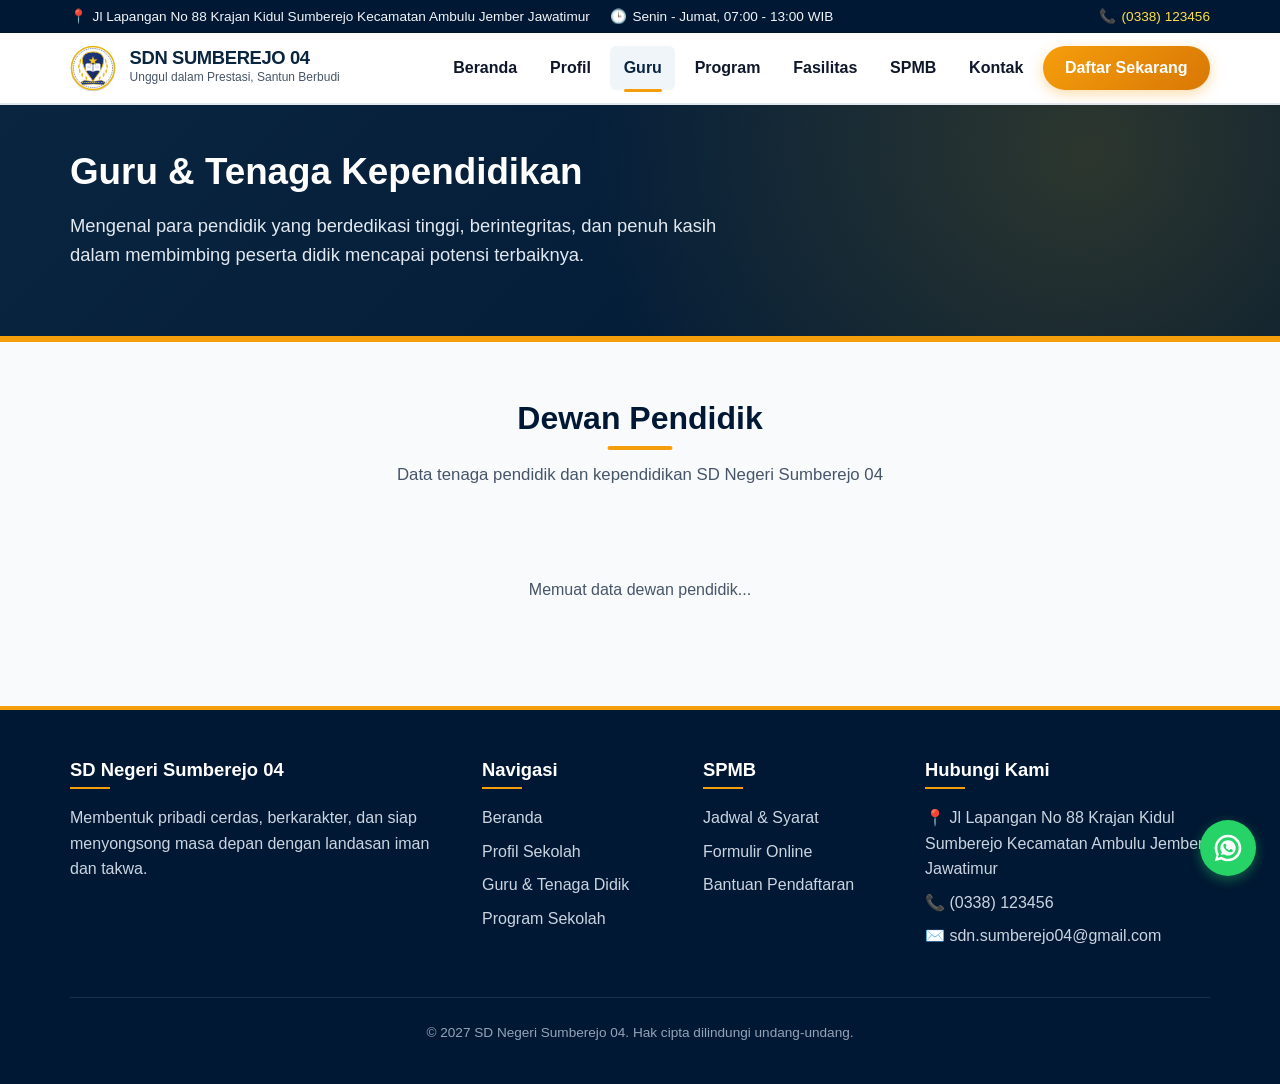
<file: guru.html>
<!DOCTYPE html>
<html lang="id">
<head>
  <meta charset="UTF-8">
  <meta name="viewport" content="width=device-width, initial-scale=1.0">
  <title>Guru & Tenaga Kependidikan - SD Negeri Sumberejo 04</title>
  <meta name="description" content="Daftar dewan guru dan tenaga kependidikan berdedikasi di SD Negeri Sumberejo 04.">
  <link rel="icon" type="image/svg+xml" href="assets/img/logo.svg">
  <link rel="stylesheet" href="assets/css/style.css">
</head>
<body>

  <!-- Top Info Bar -->
  <div class="top-bar">
    <div class="container top-bar-inner">
      <div class="top-info">
        <span>📍 <span data-config="alamat">Jl Lapangan No 88 Krajan Kidul Sumberejo Kecamatan Ambulu Jember Jawatimur</span></span>
        <span>🕒 <span data-config="jamLayanan">Senin - Jumat, 07:00 - 13:00 WIB</span></span>
      </div>
      <div class="top-info">
        <span>📞 <a href="tel:0338123456" data-config="telepon" style="color: #fde047;">(0338) 123456</a></span>
      </div>
    </div>
  </div>

  <!-- Header -->
  <header class="site-header">
    <div class="container">
      <nav class="navbar">
        <a href="index.html" class="brand">
          <img src="assets/img/logo.svg" alt="Logo SD Negeri Sumberejo 04" class="brand-logo">
          <div class="brand-text">
            <span class="brand-title" data-config="namaSekolah">SDN SUMBEREJO 04</span>
            <span class="brand-sub">Unggul dalam Prestasi, Santun Berbudi</span>
          </div>
        </a>

        <button class="nav-toggle" id="navToggle" aria-label="Buka navigasi menu">
          <span></span><span></span><span></span>
        </button>

        <ul class="nav-menu" id="navMenu">
          <li><a href="index.html#beranda" class="nav-link">Beranda</a></li>
          <li><a href="index.html#profil" class="nav-link">Profil</a></li>
          <li><a href="index.html#guru" class="nav-link active">Guru</a></li>
          <li><a href="index.html#program" class="nav-link">Program</a></li>
          <li><a href="index.html#fasilitas" class="nav-link">Fasilitas</a></li>
          <li><a href="index.html#spmb" class="nav-link">SPMB</a></li>
          <li><a href="index.html#kontak" class="nav-link">Kontak</a></li>
          <li><a href="daftar.html" class="nav-link nav-cta">Daftar Sekarang</a></li>
        </ul>
      </nav>
    </div>
  </header>

  <main>
    <section class="hero" style="padding: 2.75rem 0;">
      <div class="container">
        <h1>Guru & Tenaga Kependidikan</h1>
        <p>Mengenal para pendidik yang berdedikasi tinggi, berintegritas, dan penuh kasih dalam membimbing peserta didik mencapai potensi terbaiknya.</p>
      </div>
    </section>

    <section class="section">
      <div class="container">
        <div class="section-header">
          <h2 class="section-title">Dewan Pendidik</h2>
          <p class="section-subtitle">Data tenaga pendidik dan kependidikan SD Negeri Sumberejo 04</p>
        </div>

        <div class="card-grid" style="grid-template-columns: repeat(auto-fill, minmax(250px, 1fr));" id="guruContainer">
          <div style="grid-column: 1/-1; text-align: center; color: var(--text-muted); padding: 3rem;">
            Memuat data dewan pendidik...
          </div>
        </div>
      </div>
    </section>
  </main>

  <!-- Tombol WhatsApp Mengambang -->
  <a href="https://wa.me/6281234567890" class="float-wa" id="floatingWa" target="_blank" rel="noopener" aria-label="Hubungi kami di WhatsApp">
    <svg viewBox="0 0 24 24">
      <path d="M12.031 6.172c-3.181 0-5.767 2.586-5.768 5.766-.001 1.298.38 2.27 1.019 3.287l-.582 2.128 2.182-.573c.978.58 1.911.928 3.145.929 3.178 0 5.767-2.587 5.768-5.766.001-3.187-2.575-5.77-5.764-5.771zm3.392 8.244c-.144.405-.837.774-1.17.824-.299.045-.677.063-1.092-.069-.252-.08-.575-.187-.988-.365-1.739-.751-2.874-2.502-2.961-2.617-.087-.116-.708-.94-.708-1.793s.448-1.273.607-1.446c.159-.173.346-.217.462-.217l.332.006c.106.005.249-.04.39.299.144.35.49 1.199.534 1.286.044.087.073.188.014.303-.058.116-.087.188-.173.289l-.26.302c-.087.087-.179.182-.077.357.101.174.453.748.971 1.21.666.593 1.229.777 1.402.864.174.087.275.073.376-.044.101-.116.433-.506.549-.68.116-.174.232-.145.39-.087s1.011.477 1.184.564.289.13.332.202c.045.073.045.419-.099.824z"/>
      <path d="M12 2C6.477 2 2 6.477 2 12c0 1.891.524 3.662 1.435 5.176L2 22l4.981-1.396A9.957 9.957 0 0012 22c5.523 0 10-4.477 10-10S17.523 2 12 2zm0 18.062c-1.635 0-3.153-.483-4.428-1.314l-.317-.208-2.962.83.844-2.887-.229-.333A8.026 8.026 0 014 12c0-4.411 3.589-8 8-8s8 3.589 8 8-3.589 8.062-8 8.062z"/>
    </svg>
  </a>

  <!-- Footer -->
  <footer class="site-footer">
    <div class="container">
      <div class="footer-grid">
        <div class="footer-col">
          <h4 data-config="namaSekolah">SD Negeri Sumberejo 04</h4>
          <p>Membentuk pribadi cerdas, berkarakter, dan siap menyongsong masa depan dengan landasan iman dan takwa.</p>
        </div>
        <div class="footer-col">
          <h4>Navigasi</h4>
          <ul class="footer-links">
            <li><a href="index.html">Beranda</a></li>
            <li><a href="profil.html">Profil Sekolah</a></li>
            <li><a href="guru.html">Guru & Tenaga Didik</a></li>
            <li><a href="program.html">Program Sekolah</a></li>
          </ul>
        </div>
        <div class="footer-col">
          <h4>SPMB</h4>
          <ul class="footer-links">
            <li><a href="spmb.html">Jadwal & Syarat</a></li>
            <li><a href="daftar.html">Formulir Online</a></li>
            <li><a href="kontak.html">Bantuan Pendaftaran</a></li>
          </ul>
        </div>
        <div class="footer-col">
          <h4>Hubungi Kami</h4>
          <p style="margin-bottom: 0.5rem;">📍 <span data-config="alamat">Jl Lapangan No 88 Krajan Kidul Sumberejo Kecamatan Ambulu Jember Jawatimur</span></p>
          <p style="margin-bottom: 0.5rem;">📞 <span data-config="telepon">(0338) 123456</span></p>
          <p style="margin-bottom: 0.5rem;">✉️ <span data-config="email">sdn.sumberejo04@gmail.com</span></p>
        </div>
      </div>
      <div class="footer-bottom">
        <p>&copy; 2027 SD Negeri Sumberejo 04. Hak cipta dilindungi undang-undang.</p>
      </div>
    </div>
  </footer>

  <script src="assets/js/config.js"></script>
  <script src="assets/js/api.js"></script>
  <script src="assets/js/main.js"></script>
</body>
</html>
</file>
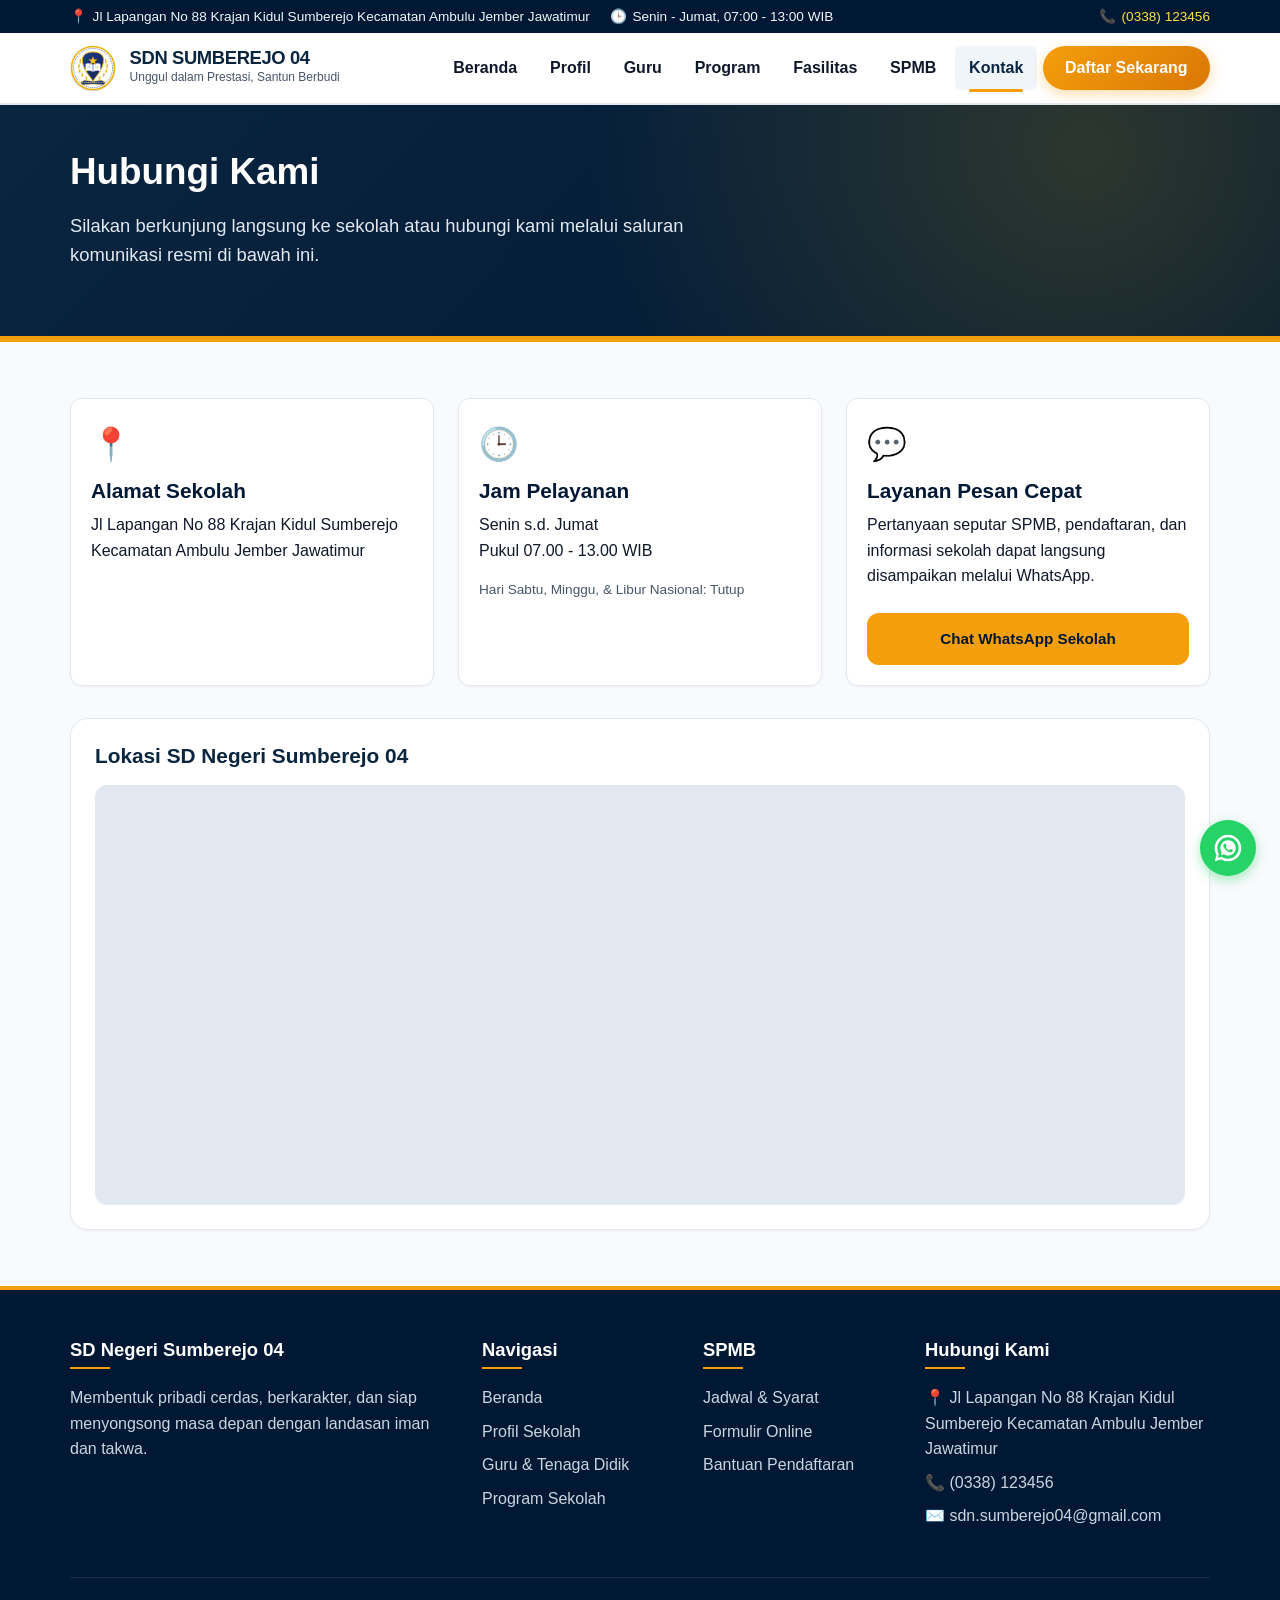
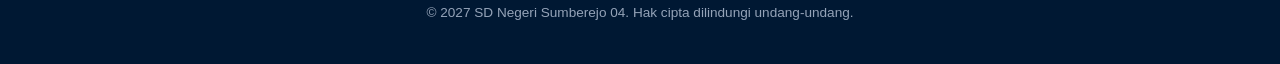
<file: kontak.html>
<!DOCTYPE html>
<html lang="id">
<head>
  <meta charset="UTF-8">
  <meta name="viewport" content="width=device-width, initial-scale=1.0">
  <title>Kontak & Lokasi - SD Negeri Sumberejo 04</title>
  <meta name="description" content="Informasi kontak resmi, alamat, jam pelayanan, dan peta lokasi SD Negeri Sumberejo 04.">
  <link rel="icon" type="image/svg+xml" href="assets/img/logo.svg">
  <link rel="stylesheet" href="assets/css/style.css">
</head>
<body>

  <!-- Top Info Bar -->
  <div class="top-bar">
    <div class="container top-bar-inner">
      <div class="top-info">
        <span>📍 <span data-config="alamat">Jl Lapangan No 88 Krajan Kidul Sumberejo Kecamatan Ambulu Jember Jawatimur</span></span>
        <span>🕒 <span data-config="jamLayanan">Senin - Jumat, 07:00 - 13:00 WIB</span></span>
      </div>
      <div class="top-info">
        <span>📞 <a href="tel:0338123456" data-config="telepon" style="color: #fde047;">(0338) 123456</a></span>
      </div>
    </div>
  </div>

  <!-- Header -->
  <header class="site-header">
    <div class="container">
      <nav class="navbar">
        <a href="index.html" class="brand">
          <img src="assets/img/logo.svg" alt="Logo SD Negeri Sumberejo 04" class="brand-logo">
          <div class="brand-text">
            <span class="brand-title" data-config="namaSekolah">SDN SUMBEREJO 04</span>
            <span class="brand-sub">Unggul dalam Prestasi, Santun Berbudi</span>
          </div>
        </a>

        <button class="nav-toggle" id="navToggle" aria-label="Buka navigasi menu">
          <span></span><span></span><span></span>
        </button>

        <ul class="nav-menu" id="navMenu">
          <li><a href="index.html#beranda" class="nav-link">Beranda</a></li>
          <li><a href="index.html#profil" class="nav-link">Profil</a></li>
          <li><a href="index.html#guru" class="nav-link">Guru</a></li>
          <li><a href="index.html#program" class="nav-link">Program</a></li>
          <li><a href="index.html#fasilitas" class="nav-link">Fasilitas</a></li>
          <li><a href="index.html#spmb" class="nav-link">SPMB</a></li>
          <li><a href="index.html#kontak" class="nav-link active">Kontak</a></li>
          <li><a href="daftar.html" class="nav-link nav-cta">Daftar Sekarang</a></li>
        </ul>
      </nav>
    </div>
  </header>

  <main>
    <section class="hero" style="padding: 2.75rem 0;">
      <div class="container">
        <h1>Hubungi Kami</h1>
        <p>Silakan berkunjung langsung ke sekolah atau hubungi kami melalui saluran komunikasi resmi di bawah ini.</p>
      </div>
    </section>

    <section class="section">
      <div class="container">
        <div class="card-grid" style="grid-template-columns: 1fr; gap: 2rem;">

          <!-- Kartu Info Kontak -->
          <div style="display: grid; grid-template-columns: repeat(auto-fit, minmax(260px, 1fr)); gap: 1.5rem;">
            <div class="card">
              <div class="card-body">
                <div style="font-size: 2rem; margin-bottom: 0.5rem;">📍</div>
                <h3 class="card-title">Alamat Sekolah</h3>
                <p data-config="alamat">Jl Lapangan No 88 Krajan Kidul Sumberejo Kecamatan Ambulu Jember Jawatimur</p>
              </div>
            </div>

            <div class="card">
              <div class="card-body">
                <div style="font-size: 2rem; margin-bottom: 0.5rem;">🕒</div>
                <h3 class="card-title">Jam Pelayanan</h3>
                <p data-config="jamLayanan">Senin s.d. Jumat<br>Pukul 07.00 - 13.00 WIB</p>
                <div style="font-size: 0.85rem; color: var(--text-muted);">Hari Sabtu, Minggu, & Libur Nasional: Tutup</div>
              </div>
            </div>

            <div class="card">
              <div class="card-body">
                <div style="font-size: 2rem; margin-bottom: 0.5rem;">💬</div>
                <h3 class="card-title">Layanan Pesan Cepat</h3>
                <p>Pertanyaan seputar SPMB, pendaftaran, dan informasi sekolah dapat langsung disampaikan melalui WhatsApp.</p>
                <a href="https://wa.me/6281234567890" target="_blank" rel="noopener" class="btn btn-secondary" data-config="whatsapp" style="margin-top: 0.5rem;">
                  Chat WhatsApp Sekolah
                </a>
              </div>
            </div>
          </div>

          <!-- Peta Lokasi Google Maps Embed -->
          <div style="background: #ffffff; border-radius: var(--radius-lg); border: 1px solid var(--border-color); overflow: hidden; box-shadow: var(--shadow-sm); padding: 1.5rem;">
            <h3 style="margin-bottom: 1rem; color: var(--primary);">Lokasi SD Negeri Sumberejo 04</h3>
            <div style="position: relative; width: 100%; height: 420px; border-radius: var(--radius-md); overflow: hidden; background: #e2e8f0;">
              <iframe
                data-config="mapEmbedUrl"
                src="https://maps.google.com/maps?q=SDN+Sumberejo&t=&z=15&ie=UTF8&iwloc=&output=embed"
                width="100%"
                height="100%"
                style="border:0;"
                allowfullscreen=""
                loading="lazy"
                referrerpolicy="no-referrer-when-downgrade">
              </iframe>
            </div>
          </div>

        </div>
      </div>
    </section>
  </main>

  <!-- Tombol WhatsApp Mengambang -->
  <a href="https://wa.me/6281234567890" class="float-wa" id="floatingWa" target="_blank" rel="noopener" aria-label="Hubungi kami di WhatsApp">
    <svg viewBox="0 0 24 24">
      <path d="M12.031 6.172c-3.181 0-5.767 2.586-5.768 5.766-.001 1.298.38 2.27 1.019 3.287l-.582 2.128 2.182-.573c.978.58 1.911.928 3.145.929 3.178 0 5.767-2.587 5.768-5.766.001-3.187-2.575-5.77-5.764-5.771zm3.392 8.244c-.144.405-.837.774-1.17.824-.299.045-.677.063-1.092-.069-.252-.08-.575-.187-.988-.365-1.739-.751-2.874-2.502-2.961-2.617-.087-.116-.708-.94-.708-1.793s.448-1.273.607-1.446c.159-.173.346-.217.462-.217l.332.006c.106.005.249-.04.39.299.144.35.49 1.199.534 1.286.044.087.073.188.014.303-.058.116-.087.188-.173.289l-.26.302c-.087.087-.179.182-.077.357.101.174.453.748.971 1.21.666.593 1.229.777 1.402.864.174.087.275.073.376-.044.101-.116.433-.506.549-.68.116-.174.232-.145.39-.087s1.011.477 1.184.564.289.13.332.202c.045.073.045.419-.099.824z"/>
      <path d="M12 2C6.477 2 2 6.477 2 12c0 1.891.524 3.662 1.435 5.176L2 22l4.981-1.396A9.957 9.957 0 0012 22c5.523 0 10-4.477 10-10S17.523 2 12 2zm0 18.062c-1.635 0-3.153-.483-4.428-1.314l-.317-.208-2.962.83.844-2.887-.229-.333A8.026 8.026 0 014 12c0-4.411 3.589-8 8-8s8 3.589 8 8-3.589 8.062-8 8.062z"/>
    </svg>
  </a>

  <!-- Footer -->
  <footer class="site-footer">
    <div class="container">
      <div class="footer-grid">
        <div class="footer-col">
          <h4 data-config="namaSekolah">SD Negeri Sumberejo 04</h4>
          <p>Membentuk pribadi cerdas, berkarakter, dan siap menyongsong masa depan dengan landasan iman dan takwa.</p>
        </div>
        <div class="footer-col">
          <h4>Navigasi</h4>
          <ul class="footer-links">
            <li><a href="index.html">Beranda</a></li>
            <li><a href="profil.html">Profil Sekolah</a></li>
            <li><a href="guru.html">Guru & Tenaga Didik</a></li>
            <li><a href="program.html">Program Sekolah</a></li>
          </ul>
        </div>
        <div class="footer-col">
          <h4>SPMB</h4>
          <ul class="footer-links">
            <li><a href="spmb.html">Jadwal & Syarat</a></li>
            <li><a href="daftar.html">Formulir Online</a></li>
            <li><a href="kontak.html">Bantuan Pendaftaran</a></li>
          </ul>
        </div>
        <div class="footer-col">
          <h4>Hubungi Kami</h4>
          <p style="margin-bottom: 0.5rem;">📍 <span data-config="alamat">Jl Lapangan No 88 Krajan Kidul Sumberejo Kecamatan Ambulu Jember Jawatimur</span></p>
          <p style="margin-bottom: 0.5rem;">📞 <span data-config="telepon">(0338) 123456</span></p>
          <p style="margin-bottom: 0.5rem;">✉️ <span data-config="email">sdn.sumberejo04@gmail.com</span></p>
        </div>
      </div>
      <div class="footer-bottom">
        <p>&copy; 2027 SD Negeri Sumberejo 04. Hak cipta dilindungi undang-undang.</p>
      </div>
    </div>
  </footer>

  <script src="assets/js/config.js"></script>
  <script src="assets/js/api.js"></script>
  <script src="assets/js/main.js"></script>
</body>
</html>
</file>
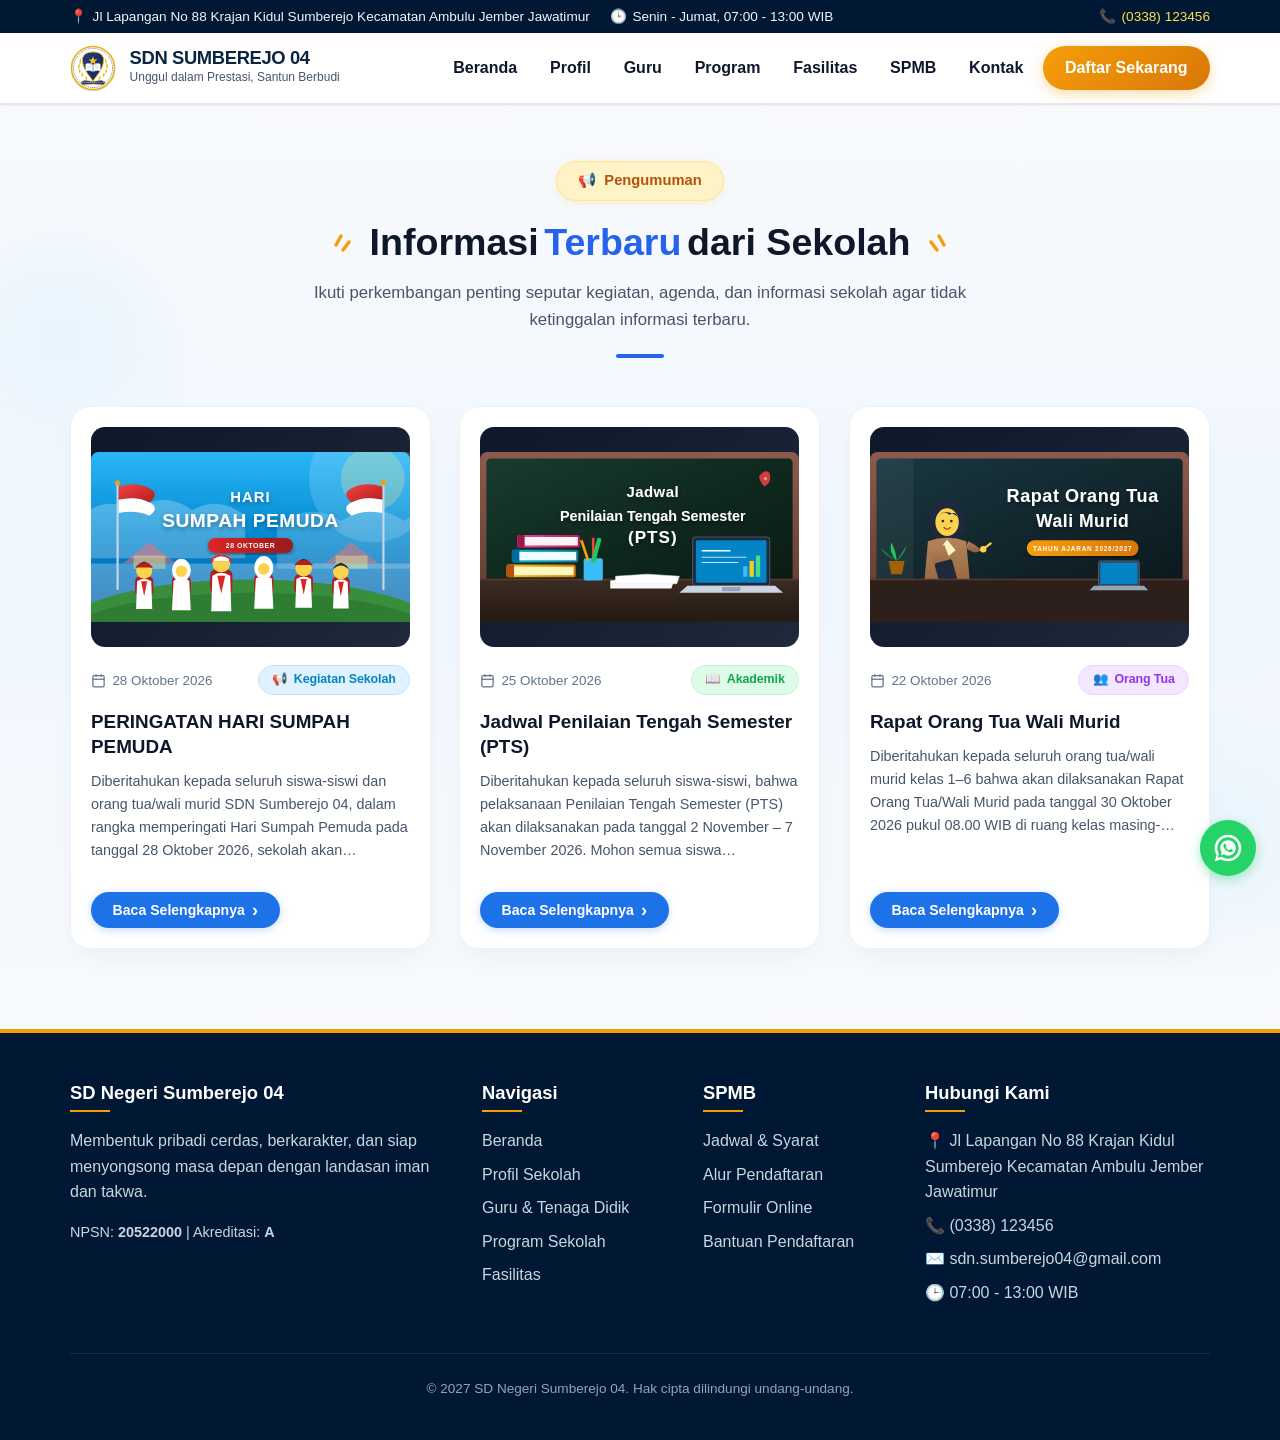
<file: pengumuman.html>
<!DOCTYPE html>
<html lang="id">
<head>
  <meta charset="UTF-8">
  <meta name="viewport" content="width=device-width, initial-scale=1.0">
  <title>Pengumuman & Warta Sekolah - SD Negeri Sumberejo 04</title>
  <meta name="description" content="Informasi penting, agenda akademik, dan pengumuman resmi terbaru SD Negeri Sumberejo 04.">
  <link rel="icon" type="image/svg+xml" href="assets/img/logo.svg">
  <link rel="stylesheet" href="assets/css/style.css">
</head>
<body>

  <!-- Top Info Bar -->
  <div class="top-bar">
    <div class="container top-bar-inner">
      <div class="top-info">
        <span>📍 <span data-config="alamat">Jl Lapangan No 88 Krajan Kidul Sumberejo Kecamatan Ambulu Jember Jawatimur</span></span>
        <span>🕒 <span data-config="jamLayanan">Senin - Jumat, 07:00 - 13:00 WIB</span></span>
      </div>
      <div class="top-info">
        <span>📞 <a href="tel:0338123456" data-config="telepon" style="color: #fde047;">(0338) 123456</a></span>
      </div>
    </div>
  </div>

  <!-- Header -->
  <header class="site-header">
    <div class="container">
      <nav class="navbar">
        <a href="index.html" class="brand">
          <img src="assets/img/logo.svg" alt="Logo SD Negeri Sumberejo 04" class="brand-logo">
          <div class="brand-text">
            <span class="brand-title" data-config="namaSekolah">SDN SUMBEREJO 04</span>
            <span class="brand-sub">Unggul dalam Prestasi, Santun Berbudi</span>
          </div>
        </a>

        <button class="nav-toggle" id="navToggle" aria-label="Buka navigasi menu">
          <span></span><span></span><span></span>
        </button>

        <ul class="nav-menu" id="navMenu">
          <li><a href="index.html#beranda" class="nav-link">Beranda</a></li>
          <li><a href="index.html#profil" class="nav-link">Profil</a></li>
          <li><a href="index.html#guru" class="nav-link">Guru</a></li>
          <li><a href="index.html#program" class="nav-link">Program</a></li>
          <li><a href="index.html#fasilitas" class="nav-link">Fasilitas</a></li>
          <li><a href="index.html#spmb" class="nav-link">SPMB</a></li>
          <li><a href="index.html#kontak" class="nav-link">Kontak</a></li>
          <li><a href="daftar.html" class="nav-link nav-cta">Daftar Sekarang</a></li>
        </ul>
      </nav>
    </div>
  </header>

  <main>
    <!-- Seksi Pengumuman Modern Sesuai Gambar 1 -->
    <section class="section pengumuman-section" style="padding-top: 3.5rem;">
      <div class="container">
        <div class="pengumuman-header-wrap">
          <div class="badge-tag-pengumuman">
            <span>📢</span> Pengumuman
          </div>
          <h1 class="pengumuman-main-title">
            <span class="spark-left">
              <svg width="24" height="24" viewBox="0 0 24 24" fill="none">
                <path d="M4 14L9 5M11 19L17 11" stroke="#f59e0b" stroke-width="3.5" stroke-linecap="round"/>
              </svg>
            </span>
            Informasi <span class="highlight-blue">Terbaru</span> dari Sekolah
            <span class="spark-right">
              <svg width="24" height="24" viewBox="0 0 24 24" fill="none">
                <path d="M20 14L15 5M13 19L7 11" stroke="#f59e0b" stroke-width="3.5" stroke-linecap="round"/>
              </svg>
            </span>
          </h1>
          <p class="pengumuman-subtitle">
            Ikuti perkembangan penting seputar kegiatan, agenda, dan informasi sekolah agar tidak ketinggalan informasi terbaru.
          </p>
          <div class="pengumuman-accent-line"></div>
        </div>

        <div class="pengumuman-grid" id="pengumumanContainer">
          <!-- Card 1: Peringatan Hari Sumpah Pemuda -->
          <article class="pengumuman-card is-revealed">
            <div class="pengumuman-thumb-wrap">
              <img src="assets/img/pengumuman-sumpah-pemuda.svg" alt="PERINGATAN HARI SUMPAH PEMUDA" class="pengumuman-thumb" loading="lazy" referrerpolicy="no-referrer">
            </div>
            <div class="pengumuman-card-content">
              <div class="pengumuman-meta-row">
                <span class="pengumuman-date">
                  <svg width="15" height="15" viewBox="0 0 24 24" fill="none" stroke="currentColor" stroke-width="2"><rect x="3" y="4" width="18" height="18" rx="2" ry="2"></rect><line x1="16" y1="2" x2="16" y2="6"></line><line x1="8" y1="2" x2="8" y2="6"></line><line x1="3" y1="10" x2="21" y2="10"></line></svg>
                  28 Oktober 2026
                </span>
                <span class="pengumuman-category-badge badge-cat-blue">
                  <span>📢</span> Kegiatan Sekolah
                </span>
              </div>
              <h3 class="pengumuman-title">PERINGATAN HARI SUMPAH PEMUDA</h3>
              <p class="pengumuman-excerpt">Diberitahukan kepada seluruh siswa-siswi dan orang tua/wali murid SDN Sumberejo 04, dalam rangka memperingati Hari Sumpah Pemuda pada tanggal 28 Oktober 2026, sekolah akan menyelenggarakan kegiatan upacara dan literasi.</p>
              <div class="pengumuman-card-footer">
                <button type="button" class="btn-read-more" onclick="openPengumumanModal('ann-sumpah-pemuda-2026')">
                  Baca Selengkapnya <span style="font-size: 1.15rem; font-weight: 700; line-height: 1;">›</span>
                </button>
              </div>
            </div>
          </article>

          <!-- Card 2: Jadwal Penilaian Tengah Semester (PTS) -->
          <article class="pengumuman-card is-revealed">
            <div class="pengumuman-thumb-wrap">
              <img src="assets/img/pengumuman-pts.svg" alt="Jadwal Penilaian Tengah Semester (PTS)" class="pengumuman-thumb" loading="lazy" referrerpolicy="no-referrer">
            </div>
            <div class="pengumuman-card-content">
              <div class="pengumuman-meta-row">
                <span class="pengumuman-date">
                  <svg width="15" height="15" viewBox="0 0 24 24" fill="none" stroke="currentColor" stroke-width="2"><rect x="3" y="4" width="18" height="18" rx="2" ry="2"></rect><line x1="16" y1="2" x2="16" y2="6"></line><line x1="8" y1="2" x2="8" y2="6"></line><line x1="3" y1="10" x2="21" y2="10"></line></svg>
                  25 Oktober 2026
                </span>
                <span class="pengumuman-category-badge badge-cat-green">
                  <span>📖</span> Akademik
                </span>
              </div>
              <h3 class="pengumuman-title">Jadwal Penilaian Tengah Semester (PTS)</h3>
              <p class="pengumuman-excerpt">Diberitahukan kepada seluruh siswa-siswi, bahwa pelaksanaan Penilaian Tengah Semester (PTS) akan dilaksanakan pada tanggal 2 November – 7 November 2026. Mohon semua siswa mempersiapkan diri dengan baik dan belajar secara teratur.</p>
              <div class="pengumuman-card-footer">
                <button type="button" class="btn-read-more" onclick="openPengumumanModal('ann-pts-2026')">
                  Baca Selengkapnya <span style="font-size: 1.15rem; font-weight: 700; line-height: 1;">›</span>
                </button>
              </div>
            </div>
          </article>

          <!-- Card 3: Rapat Orang Tua Wali Murid -->
          <article class="pengumuman-card is-revealed">
            <div class="pengumuman-thumb-wrap">
              <img src="assets/img/pengumuman-rapat-ortu.svg" alt="Rapat Orang Tua Wali Murid" class="pengumuman-thumb" loading="lazy" referrerpolicy="no-referrer">
            </div>
            <div class="pengumuman-card-content">
              <div class="pengumuman-meta-row">
                <span class="pengumuman-date">
                  <svg width="15" height="15" viewBox="0 0 24 24" fill="none" stroke="currentColor" stroke-width="2"><rect x="3" y="4" width="18" height="18" rx="2" ry="2"></rect><line x1="16" y1="2" x2="16" y2="6"></line><line x1="8" y1="2" x2="8" y2="6"></line><line x1="3" y1="10" x2="21" y2="10"></line></svg>
                  22 Oktober 2026
                </span>
                <span class="pengumuman-category-badge badge-cat-purple">
                  <span>👥</span> Orang Tua
                </span>
              </div>
              <h3 class="pengumuman-title">Rapat Orang Tua Wali Murid</h3>
              <p class="pengumuman-excerpt">Diberitahukan kepada seluruh orang tua/wali murid kelas 1–6 bahwa akan dilaksanakan Rapat Orang Tua/Wali Murid pada tanggal 30 Oktober 2026 pukul 08.00 WIB di ruang kelas masing-masing. Kehadiran Bapak/Ibu sangat kami harapkan.</p>
              <div class="pengumuman-card-footer">
                <button type="button" class="btn-read-more" onclick="openPengumumanModal('ann-rapat-ortu-2026')">
                  Baca Selengkapnya <span style="font-size: 1.15rem; font-weight: 700; line-height: 1;">›</span>
                </button>
              </div>
            </div>
          </article>
        </div>
      </div>
    </section>
  </main>

  <!-- Modal Detail Pengumuman -->
  <div class="modal-overlay" id="modalPengumumanDetail">
    <div class="modal-content modal-content-lg">
      <button type="button" class="modal-close-btn" onclick="closePengumumanModal()" aria-label="Tutup">&times;</button>
      <div id="modalPengumumanContent"></div>
    </div>
  </div>

  <!-- Floating WA Button -->
  <a href="https://wa.me/6281234567890?text=Halo%20Admin%20SDN%20Sumberejo%2004,%20saya%20ingin%20bertanya%20informasi%20sekolah." class="float-wa" id="floatingWa" target="_blank" rel="noopener" aria-label="Hubungi kami di WhatsApp">
    <svg viewBox="0 0 24 24">
      <path d="M12.031 6.172c-3.181 0-5.767 2.586-5.768 5.766-.001 1.298.38 2.27 1.019 3.287l-.582 2.128 2.182-.573c.978.58 1.911.928 3.145.929 3.178 0 5.767-2.587 5.768-5.766.001-3.187-2.575-5.77-5.764-5.771zm3.392 8.244c-.144.405-.837.774-1.17.824-.299.045-.677.063-1.092-.069-.252-.08-.575-.187-.988-.365-1.739-.751-2.874-2.502-2.961-2.617-.087-.116-.708-.94-.708-1.793s.448-1.273.607-1.446c.159-.173.346-.217.462-.217l.332.006c.106.005.249-.04.39.299.144.35.49 1.199.534 1.286.044.087.073.188.014.303-.058.116-.087.188-.173.289l-.26.302c-.087.087-.179.182-.077.357.101.174.453.748.971 1.21.666.593 1.229.777 1.402.864.174.087.275.073.376-.044.101-.116.433-.506.549-.68.116-.174.232-.145.39-.087s1.011.477 1.184.564.289.13.332.202c.045.073.045.419-.099.824z"/>
      <path d="M12 2C6.477 2 2 6.477 2 12c0 1.891.524 3.662 1.435 5.176L2 22l4.981-1.396A9.957 9.957 0 0012 22c5.523 0 10-4.477 10-10S17.523 2 12 2zm0 18.062c-1.635 0-3.153-.483-4.428-1.314l-.317-.208-2.962.83.844-2.887-.229-.333A8.026 8.026 0 014 12c0-4.411 3.589-8 8-8s8 3.589 8 8-3.589 8.062-8 8.062z"/>
    </svg>
  </a>

  <!-- Footer -->
  <footer class="site-footer">
    <div class="container">
      <div class="footer-grid">
        <div class="footer-col">
          <h4 data-config="namaSekolah">SD Negeri Sumberejo 04</h4>
          <p>Membentuk pribadi cerdas, berkarakter, dan siap menyongsong masa depan dengan landasan iman dan takwa.</p>
          <p style="font-size: 0.9rem;">NPSN: <strong>20522000</strong> | Akreditasi: <strong><span data-config="akreditasi">A</span></strong></p>
        </div>
        <div class="footer-col">
          <h4>Navigasi</h4>
          <ul class="footer-links">
            <li><a href="index.html#beranda">Beranda</a></li>
            <li><a href="index.html#profil">Profil Sekolah</a></li>
            <li><a href="index.html#guru">Guru &amp; Tenaga Didik</a></li>
            <li><a href="index.html#program">Program Sekolah</a></li>
            <li><a href="index.html#fasilitas">Fasilitas</a></li>
          </ul>
        </div>
        <div class="footer-col">
          <h4>SPMB</h4>
          <ul class="footer-links">
            <li><a href="index.html#spmb">Jadwal &amp; Syarat</a></li>
            <li><a href="index.html#spmb">Alur Pendaftaran</a></li>
            <li><a href="daftar.html">Formulir Online</a></li>
            <li><a href="index.html#kontak">Bantuan Pendaftaran</a></li>
          </ul>
        </div>
        <div class="footer-col">
          <h4>Hubungi Kami</h4>
          <p style="margin-bottom: 0.5rem;">📍 <span data-config="alamat">Jl Lapangan No 88 Krajan Kidul Sumberejo Kecamatan Ambulu Jember Jawatimur</span></p>
          <p style="margin-bottom: 0.5rem;">📞 <span data-config="telepon">(0338) 123456</span></p>
          <p style="margin-bottom: 0.5rem;">✉️ <span data-config="email">sdn.sumberejo04@gmail.com</span></p>
          <p style="margin-bottom: 0.5rem;">🕒 <span data-config="jamLayanan">07:00 - 13:00 WIB</span></p>
        </div>
      </div>
      <div class="footer-bottom">
        <p>&copy; 2027 SD Negeri Sumberejo 04. Hak cipta dilindungi undang-undang.</p>
      </div>
    </div>
  </footer>

  <script src="assets/js/config.js"></script>
  <script src="assets/js/api.js"></script>
  <script src="assets/js/main.js"></script>
</body>
</html>
</file>
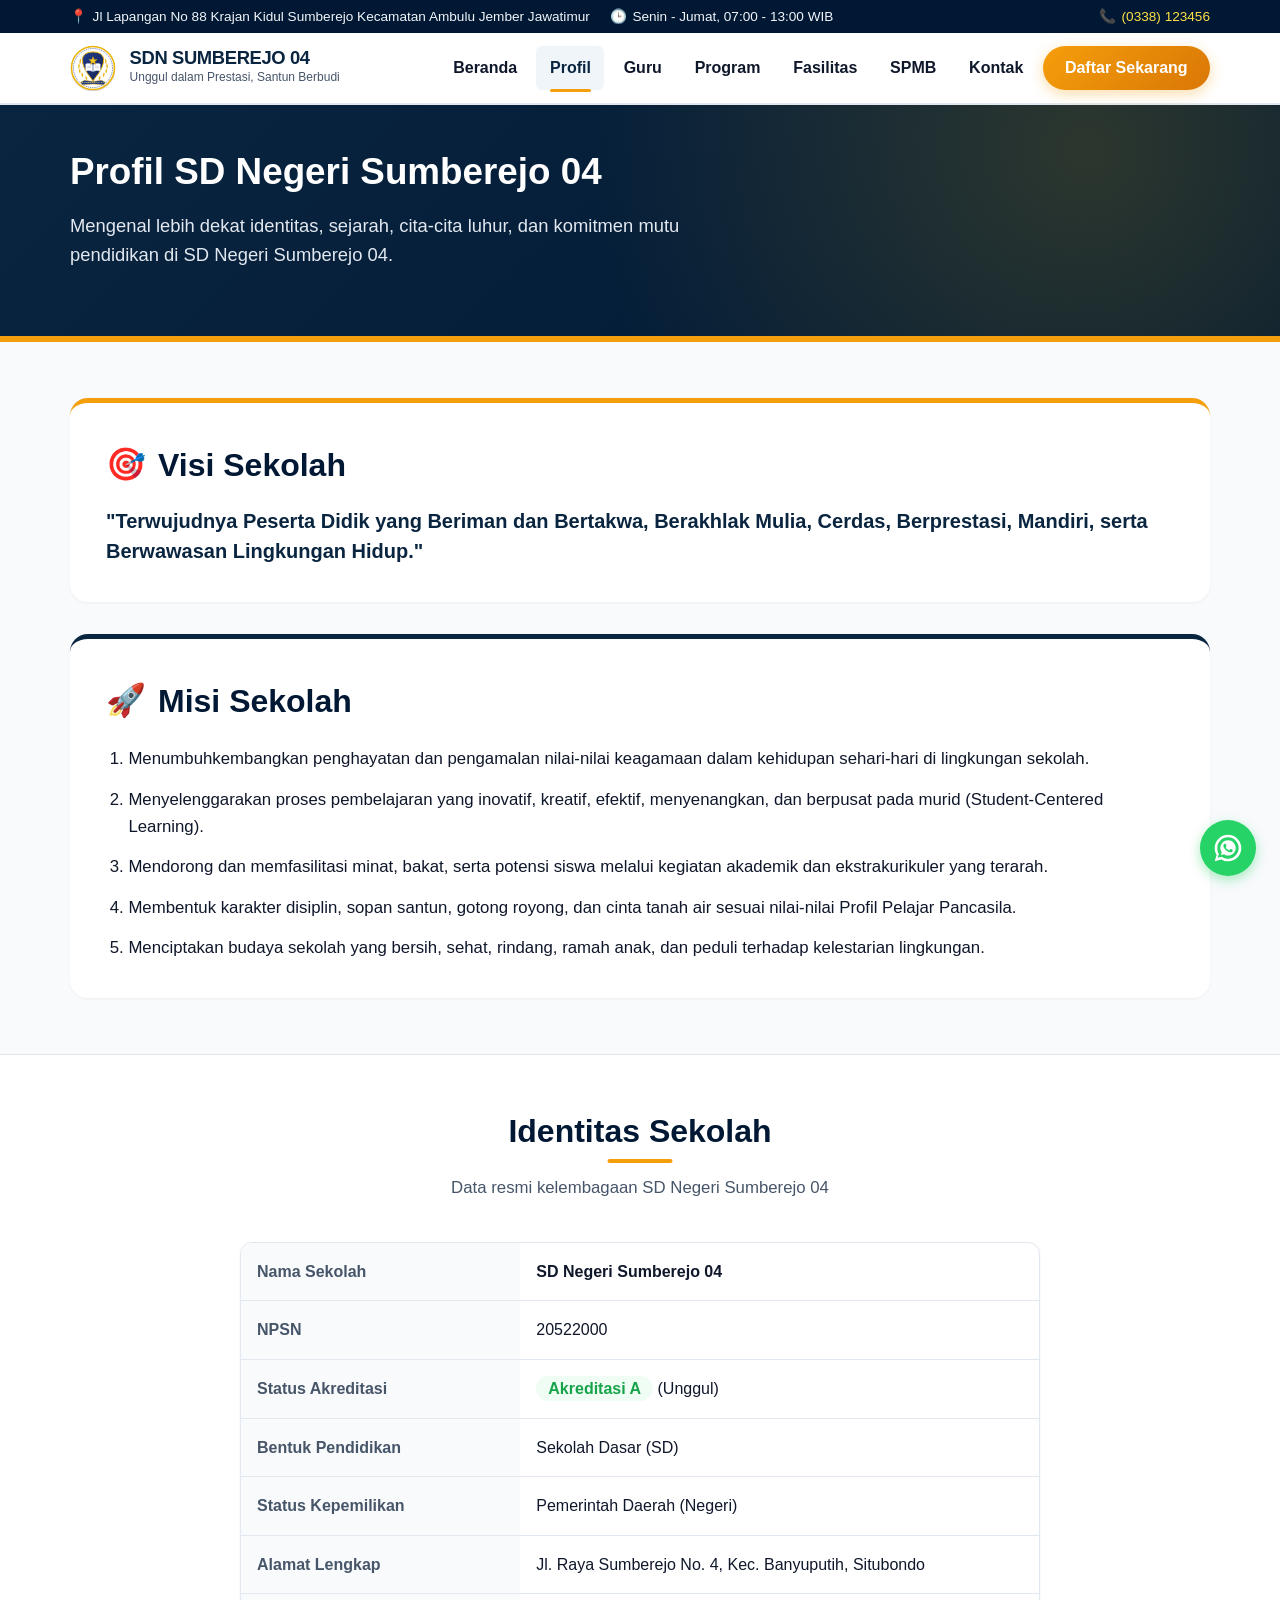
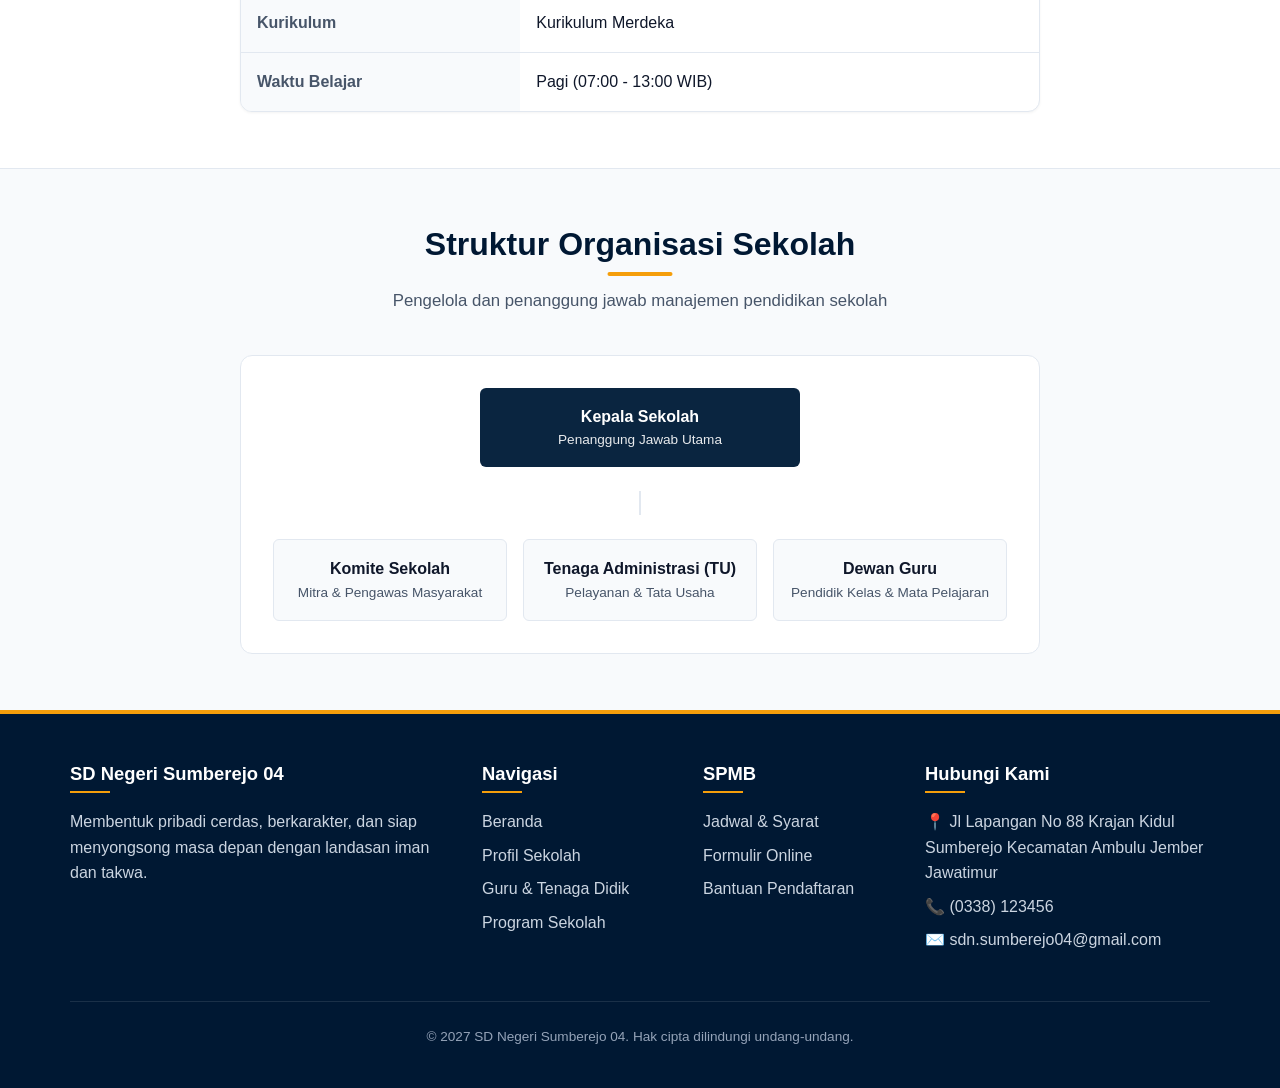
<file: profil.html>
<!DOCTYPE html>
<html lang="id">
<head>
  <meta charset="UTF-8">
  <meta name="viewport" content="width=device-width, initial-scale=1.0">
  <title>Profil Sekolah - SD Negeri Sumberejo 04</title>
  <meta name="description" content="Profil lengkap SD Negeri Sumberejo 04: Sejarah pendirian, Visi dan Misi, Akreditasi, serta Struktur Organisasi sekolah.">
  <link rel="icon" type="image/svg+xml" href="assets/img/logo.svg">
  <link rel="stylesheet" href="assets/css/style.css">
</head>
<body>

  <!-- Top Info Bar -->
  <div class="top-bar">
    <div class="container top-bar-inner">
      <div class="top-info">
        <span>📍 <span data-config="alamat">Jl Lapangan No 88 Krajan Kidul Sumberejo Kecamatan Ambulu Jember Jawatimur</span></span>
        <span>🕒 <span data-config="jamLayanan">Senin - Jumat, 07:00 - 13:00 WIB</span></span>
      </div>
      <div class="top-info">
        <span>📞 <a href="tel:0338123456" data-config="telepon" style="color: #fde047;">(0338) 123456</a></span>
      </div>
    </div>
  </div>

  <!-- Header -->
  <header class="site-header">
    <div class="container">
      <nav class="navbar">
        <a href="index.html" class="brand">
          <img src="assets/img/logo.svg" alt="Logo SD Negeri Sumberejo 04" class="brand-logo">
          <div class="brand-text">
            <span class="brand-title" data-config="namaSekolah">SDN SUMBEREJO 04</span>
            <span class="brand-sub">Unggul dalam Prestasi, Santun Berbudi</span>
          </div>
        </a>

        <button class="nav-toggle" id="navToggle" aria-label="Buka navigasi menu">
          <span></span><span></span><span></span>
        </button>

        <ul class="nav-menu" id="navMenu">
          <li><a href="index.html#beranda" class="nav-link">Beranda</a></li>
          <li><a href="index.html#profil" class="nav-link active">Profil</a></li>
          <li><a href="index.html#guru" class="nav-link">Guru</a></li>
          <li><a href="index.html#program" class="nav-link">Program</a></li>
          <li><a href="index.html#fasilitas" class="nav-link">Fasilitas</a></li>
          <li><a href="index.html#spmb" class="nav-link">SPMB</a></li>
          <li><a href="index.html#kontak" class="nav-link">Kontak</a></li>
          <li><a href="daftar.html" class="nav-link nav-cta">Daftar Sekarang</a></li>
        </ul>
      </nav>
    </div>
  </header>

  <main>
    <!-- Page Header -->
    <section class="hero" style="padding: 2.75rem 0;">
      <div class="container">
        <h1>Profil SD Negeri Sumberejo 04</h1>
        <p>Mengenal lebih dekat identitas, sejarah, cita-cita luhur, dan komitmen mutu pendidikan di SD Negeri Sumberejo 04.</p>
      </div>
    </section>

    <!-- Visi dan Misi -->
    <section class="section">
      <div class="container">
        <div class="card-grid" style="grid-template-columns: 1fr; gap: 2rem;">
          <!-- Visi -->
          <div style="background: #ffffff; padding: 2.25rem; border-radius: var(--radius-lg); border-top: 5px solid var(--secondary); box-shadow: var(--shadow-sm);">
            <div style="display: flex; align-items: center; gap: 0.75rem; margin-bottom: 1rem;">
              <span style="font-size: 2rem;">🎯</span>
              <h2 style="margin: 0; color: var(--primary-dark);">Visi Sekolah</h2>
            </div>
            <p style="font-size: 1.25rem; font-weight: 600; color: var(--primary); line-height: 1.5; margin: 0;">
              "Terwujudnya Peserta Didik yang Beriman dan Bertakwa, Berakhlak Mulia, Cerdas, Berprestasi, Mandiri, serta Berwawasan Lingkungan Hidup."
            </p>
          </div>

          <!-- Misi -->
          <div style="background: #ffffff; padding: 2.25rem; border-radius: var(--radius-lg); border-top: 5px solid var(--primary); box-shadow: var(--shadow-sm);">
            <div style="display: flex; align-items: center; gap: 0.75rem; margin-bottom: 1.25rem;">
              <span style="font-size: 2rem;">🚀</span>
              <h2 style="margin: 0; color: var(--primary-dark);">Misi Sekolah</h2>
            </div>
            <ol style="padding-left: 1.4rem; display: flex; flex-direction: column; gap: 0.85rem; font-size: 1.05rem;">
              <li>Menumbuhkembangkan penghayatan dan pengamalan nilai-nilai keagamaan dalam kehidupan sehari-hari di lingkungan sekolah.</li>
              <li>Menyelenggarakan proses pembelajaran yang inovatif, kreatif, efektif, menyenangkan, dan berpusat pada murid (Student-Centered Learning).</li>
              <li>Mendorong dan memfasilitasi minat, bakat, serta potensi siswa melalui kegiatan akademik dan ekstrakurikuler yang terarah.</li>
              <li>Membentuk karakter disiplin, sopan santun, gotong royong, dan cinta tanah air sesuai nilai-nilai Profil Pelajar Pancasila.</li>
              <li>Menciptakan budaya sekolah yang bersih, sehat, rindang, ramah anak, dan peduli terhadap kelestarian lingkungan.</li>
            </ol>
          </div>
        </div>
      </div>
    </section>

    <!-- Identitas & Akreditasi -->
    <section class="section section-alt">
      <div class="container">
        <div class="section-header">
          <h2 class="section-title">Identitas Sekolah</h2>
          <p class="section-subtitle">Data resmi kelembagaan SD Negeri Sumberejo 04</p>
        </div>
        <div style="background: #ffffff; border-radius: var(--radius-md); border: 1px solid var(--border-color); overflow: hidden; max-width: 800px; margin: 0 auto; box-shadow: var(--shadow-sm);">
          <table style="width: 100%; border-collapse: collapse; text-align: left;">
            <tbody>
              <tr style="border-bottom: 1px solid var(--border-color);"><th style="padding: 1rem; width: 35%; background: var(--bg-page); color: var(--text-muted);">Nama Sekolah</th><td style="padding: 1rem; font-weight: 600;" data-config="namaSekolah">SD Negeri Sumberejo 04</td></tr>
              <tr style="border-bottom: 1px solid var(--border-color);"><th style="padding: 1rem; background: var(--bg-page); color: var(--text-muted);">NPSN</th><td style="padding: 1rem;">20522000</td></tr>
              <tr style="border-bottom: 1px solid var(--border-color);"><th style="padding: 1rem; background: var(--bg-page); color: var(--text-muted);">Status Akreditasi</th><td style="padding: 1rem;"><span style="background: var(--success-bg); color: var(--success); padding: 0.25rem 0.75rem; border-radius: 999px; font-weight: 700;">Akreditasi A</span> (Unggul)</td></tr>
              <tr style="border-bottom: 1px solid var(--border-color);"><th style="padding: 1rem; background: var(--bg-page); color: var(--text-muted);">Bentuk Pendidikan</th><td style="padding: 1rem;">Sekolah Dasar (SD)</td></tr>
              <tr style="border-bottom: 1px solid var(--border-color);"><th style="padding: 1rem; background: var(--bg-page); color: var(--text-muted);">Status Kepemilikan</th><td style="padding: 1rem;">Pemerintah Daerah (Negeri)</td></tr>
              <tr style="border-bottom: 1px solid var(--border-color);"><th style="padding: 1rem; background: var(--bg-page); color: var(--text-muted);">Alamat Lengkap</th><td style="padding: 1rem;" data-config="alamat">Jl. Raya Sumberejo No. 4, Kec. Banyuputih, Situbondo</td></tr>
              <tr style="border-bottom: 1px solid var(--border-color);"><th style="padding: 1rem; background: var(--bg-page); color: var(--text-muted);">Kurikulum</th><td style="padding: 1rem;">Kurikulum Merdeka</td></tr>
              <tr><th style="padding: 1rem; background: var(--bg-page); color: var(--text-muted);">Waktu Belajar</th><td style="padding: 1rem;" data-config="jamLayanan">Pagi (07:00 - 13:00 WIB)</td></tr>
            </tbody>
          </table>
        </div>
      </div>
    </section>

    <!-- Struktur Organisasi -->
    <section class="section">
      <div class="container">
        <div class="section-header">
          <h2 class="section-title">Struktur Organisasi Sekolah</h2>
          <p class="section-subtitle">Pengelola dan penanggung jawab manajemen pendidikan sekolah</p>
        </div>
        <div style="background: #ffffff; padding: 2rem; border-radius: var(--radius-md); border: 1px solid var(--border-color); text-align: center; max-width: 800px; margin: 0 auto;">
          <div style="background: var(--primary); color: #ffffff; padding: 1rem; border-radius: var(--radius-sm); max-width: 320px; margin: 0 auto 1.5rem; font-weight: 700;">
            Kepala Sekolah
            <div style="font-size: 0.85rem; font-weight: 400; opacity: 0.9;">Penanggung Jawab Utama</div>
          </div>
          <div style="width: 2px; height: 24px; background: var(--border-color); margin: 0 auto;"></div>
          <div style="display: grid; grid-template-columns: repeat(auto-fit, minmax(200px, 1fr)); gap: 1rem; margin-top: 1.5rem;">
            <div style="border: 1px solid var(--border-color); padding: 1rem; border-radius: var(--radius-sm); background: var(--bg-page);">
              <strong>Komite Sekolah</strong>
              <div style="font-size: 0.85rem; color: var(--text-muted);">Mitra & Pengawas Masyarakat</div>
            </div>
            <div style="border: 1px solid var(--border-color); padding: 1rem; border-radius: var(--radius-sm); background: var(--bg-page);">
              <strong>Tenaga Administrasi (TU)</strong>
              <div style="font-size: 0.85rem; color: var(--text-muted);">Pelayanan & Tata Usaha</div>
            </div>
            <div style="border: 1px solid var(--border-color); padding: 1rem; border-radius: var(--radius-sm); background: var(--bg-page);">
              <strong>Dewan Guru</strong>
              <div style="font-size: 0.85rem; color: var(--text-muted);">Pendidik Kelas & Mata Pelajaran</div>
            </div>
          </div>
        </div>
      </div>
    </section>
  </main>

  <!-- Tombol WhatsApp Mengambang -->
  <a href="https://wa.me/6281234567890" class="float-wa" id="floatingWa" target="_blank" rel="noopener" aria-label="Hubungi kami di WhatsApp">
    <svg viewBox="0 0 24 24">
      <path d="M12.031 6.172c-3.181 0-5.767 2.586-5.768 5.766-.001 1.298.38 2.27 1.019 3.287l-.582 2.128 2.182-.573c.978.58 1.911.928 3.145.929 3.178 0 5.767-2.587 5.768-5.766.001-3.187-2.575-5.77-5.764-5.771zm3.392 8.244c-.144.405-.837.774-1.17.824-.299.045-.677.063-1.092-.069-.252-.08-.575-.187-.988-.365-1.739-.751-2.874-2.502-2.961-2.617-.087-.116-.708-.94-.708-1.793s.448-1.273.607-1.446c.159-.173.346-.217.462-.217l.332.006c.106.005.249-.04.39.299.144.35.49 1.199.534 1.286.044.087.073.188.014.303-.058.116-.087.188-.173.289l-.26.302c-.087.087-.179.182-.077.357.101.174.453.748.971 1.21.666.593 1.229.777 1.402.864.174.087.275.073.376-.044.101-.116.433-.506.549-.68.116-.174.232-.145.39-.087s1.011.477 1.184.564.289.13.332.202c.045.073.045.419-.099.824z"/>
      <path d="M12 2C6.477 2 2 6.477 2 12c0 1.891.524 3.662 1.435 5.176L2 22l4.981-1.396A9.957 9.957 0 0012 22c5.523 0 10-4.477 10-10S17.523 2 12 2zm0 18.062c-1.635 0-3.153-.483-4.428-1.314l-.317-.208-2.962.83.844-2.887-.229-.333A8.026 8.026 0 014 12c0-4.411 3.589-8 8-8s8 3.589 8 8-3.589 8.062-8 8.062z"/>
    </svg>
  </a>

  <!-- Footer -->
  <footer class="site-footer">
    <div class="container">
      <div class="footer-grid">
        <div class="footer-col">
          <h4 data-config="namaSekolah">SD Negeri Sumberejo 04</h4>
          <p>Membentuk pribadi cerdas, berkarakter, dan siap menyongsong masa depan dengan landasan iman dan takwa.</p>
        </div>
        <div class="footer-col">
          <h4>Navigasi</h4>
          <ul class="footer-links">
            <li><a href="index.html">Beranda</a></li>
            <li><a href="profil.html">Profil Sekolah</a></li>
            <li><a href="guru.html">Guru & Tenaga Didik</a></li>
            <li><a href="program.html">Program Sekolah</a></li>
          </ul>
        </div>
        <div class="footer-col">
          <h4>SPMB</h4>
          <ul class="footer-links">
            <li><a href="spmb.html">Jadwal & Syarat</a></li>
            <li><a href="daftar.html">Formulir Online</a></li>
            <li><a href="kontak.html">Bantuan Pendaftaran</a></li>
          </ul>
        </div>
        <div class="footer-col">
          <h4>Hubungi Kami</h4>
          <p style="margin-bottom: 0.5rem;">📍 <span data-config="alamat">Jl Lapangan No 88 Krajan Kidul Sumberejo Kecamatan Ambulu Jember Jawatimur</span></p>
          <p style="margin-bottom: 0.5rem;">📞 <span data-config="telepon">(0338) 123456</span></p>
          <p style="margin-bottom: 0.5rem;">✉️ <span data-config="email">sdn.sumberejo04@gmail.com</span></p>
        </div>
      </div>
      <div class="footer-bottom">
        <p>&copy; 2027 SD Negeri Sumberejo 04. Hak cipta dilindungi undang-undang.</p>
      </div>
    </div>
  </footer>

  <script src="assets/js/config.js"></script>
  <script src="assets/js/api.js"></script>
  <script src="assets/js/main.js"></script>
</body>
</html>
</file>
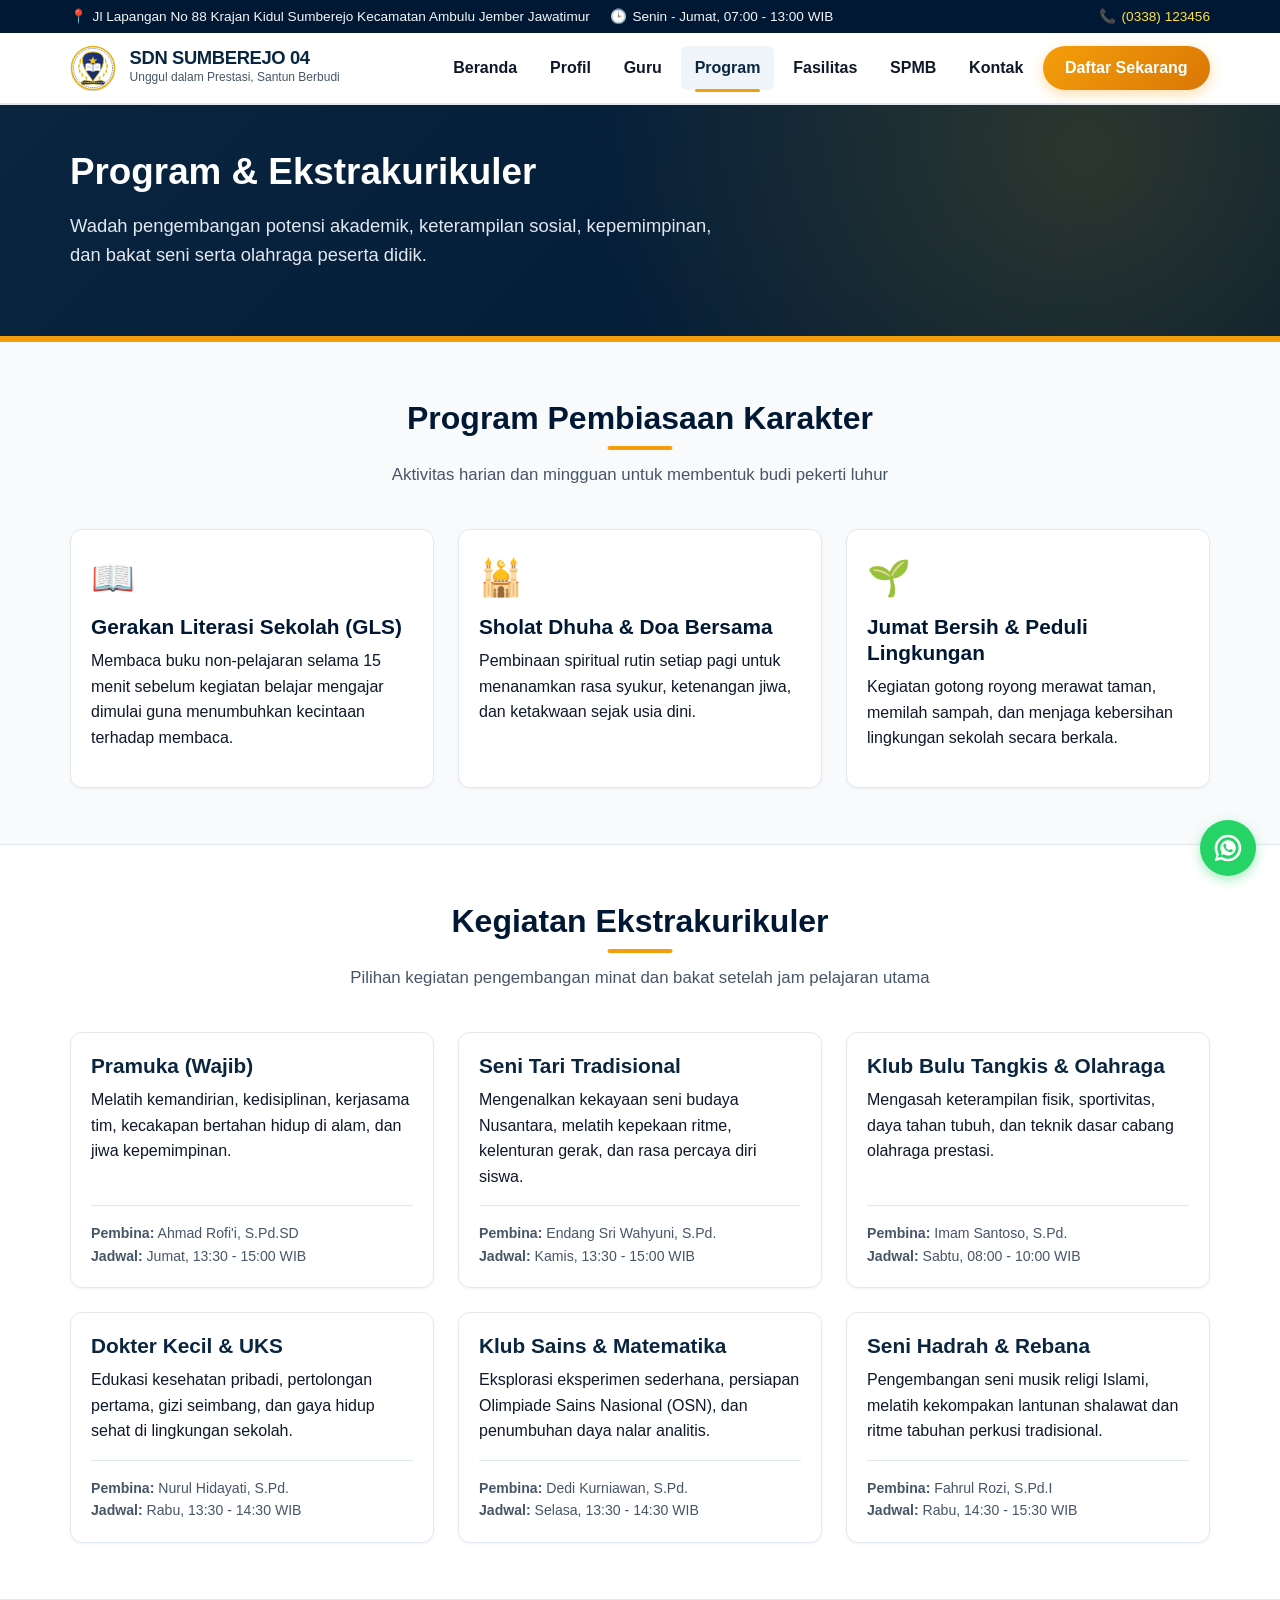
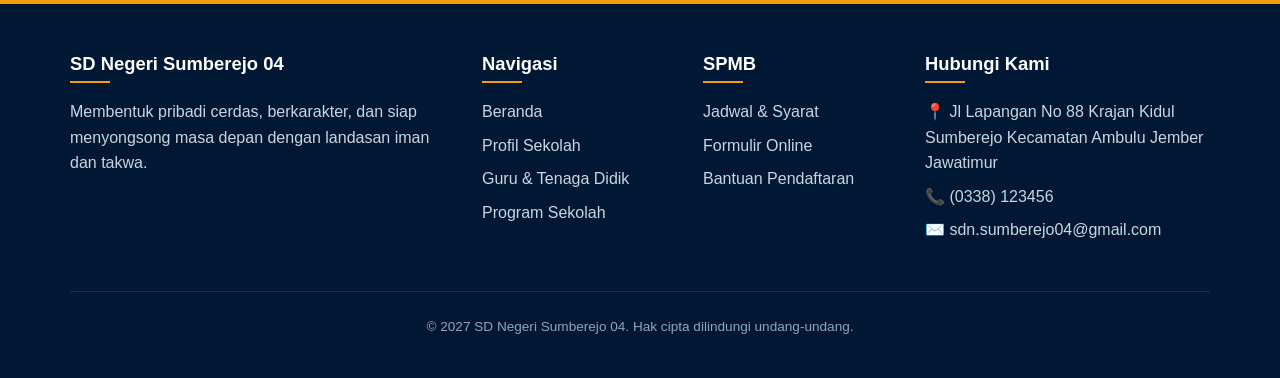
<file: program.html>
<!DOCTYPE html>
<html lang="id">
<head>
  <meta charset="UTF-8">
  <meta name="viewport" content="width=device-width, initial-scale=1.0">
  <title>Program & Ekstrakurikuler - SD Negeri Sumberejo 04</title>
  <meta name="description" content="Program unggulan, pembiasaan karakter, dan ekstrakurikuler di SD Negeri Sumberejo 04 untuk mengembangkan minat dan bakat siswa.">
  <link rel="icon" type="image/svg+xml" href="assets/img/logo.svg">
  <link rel="stylesheet" href="assets/css/style.css">
</head>
<body>

  <!-- Top Info Bar -->
  <div class="top-bar">
    <div class="container top-bar-inner">
      <div class="top-info">
        <span>📍 <span data-config="alamat">Jl Lapangan No 88 Krajan Kidul Sumberejo Kecamatan Ambulu Jember Jawatimur</span></span>
        <span>🕒 <span data-config="jamLayanan">Senin - Jumat, 07:00 - 13:00 WIB</span></span>
      </div>
      <div class="top-info">
        <span>📞 <a href="tel:0338123456" data-config="telepon" style="color: #fde047;">(0338) 123456</a></span>
      </div>
    </div>
  </div>

  <!-- Header -->
  <header class="site-header">
    <div class="container">
      <nav class="navbar">
        <a href="index.html" class="brand">
          <img src="assets/img/logo.svg" alt="Logo SD Negeri Sumberejo 04" class="brand-logo">
          <div class="brand-text">
            <span class="brand-title" data-config="namaSekolah">SDN SUMBEREJO 04</span>
            <span class="brand-sub">Unggul dalam Prestasi, Santun Berbudi</span>
          </div>
        </a>

        <button class="nav-toggle" id="navToggle" aria-label="Buka navigasi menu">
          <span></span><span></span><span></span>
        </button>

        <ul class="nav-menu" id="navMenu">
          <li><a href="index.html#beranda" class="nav-link">Beranda</a></li>
          <li><a href="index.html#profil" class="nav-link">Profil</a></li>
          <li><a href="index.html#guru" class="nav-link">Guru</a></li>
          <li><a href="index.html#program" class="nav-link active">Program</a></li>
          <li><a href="index.html#fasilitas" class="nav-link">Fasilitas</a></li>
          <li><a href="index.html#spmb" class="nav-link">SPMB</a></li>
          <li><a href="index.html#kontak" class="nav-link">Kontak</a></li>
          <li><a href="daftar.html" class="nav-link nav-cta">Daftar Sekarang</a></li>
        </ul>
      </nav>
    </div>
  </header>

  <main>
    <section class="hero" style="padding: 2.75rem 0;">
      <div class="container">
        <h1>Program & Ekstrakurikuler</h1>
        <p>Wadah pengembangan potensi akademik, keterampilan sosial, kepemimpinan, dan bakat seni serta olahraga peserta didik.</p>
      </div>
    </section>

    <!-- Program Unggulan Akademik & Karakter -->
    <section class="section">
      <div class="container">
        <div class="section-header">
          <h2 class="section-title">Program Pembiasaan Karakter</h2>
          <p class="section-subtitle">Aktivitas harian dan mingguan untuk membentuk budi pekerti luhur</p>
        </div>

        <div class="card-grid tri-col">
          <div class="card">
            <div class="card-body">
              <div style="font-size: 2.2rem; margin-bottom: 0.5rem;">📖</div>
              <h3 class="card-title">Gerakan Literasi Sekolah (GLS)</h3>
              <p>Membaca buku non-pelajaran selama 15 menit sebelum kegiatan belajar mengajar dimulai guna menumbuhkan kecintaan terhadap membaca.</p>
            </div>
          </div>
          <div class="card">
            <div class="card-body">
              <div style="font-size: 2.2rem; margin-bottom: 0.5rem;">🕌</div>
              <h3 class="card-title">Sholat Dhuha & Doa Bersama</h3>
              <p>Pembinaan spiritual rutin setiap pagi untuk menanamkan rasa syukur, ketenangan jiwa, dan ketakwaan sejak usia dini.</p>
            </div>
          </div>
          <div class="card">
            <div class="card-body">
              <div style="font-size: 2.2rem; margin-bottom: 0.5rem;">🌱</div>
              <h3 class="card-title">Jumat Bersih & Peduli Lingkungan</h3>
              <p>Kegiatan gotong royong merawat taman, memilah sampah, dan menjaga kebersihan lingkungan sekolah secara berkala.</p>
            </div>
          </div>
        </div>
      </div>
    </section>

    <!-- Ekstrakurikuler (Sinkron API) -->
    <section class="section section-alt">
      <div class="container">
        <div class="section-header">
          <h2 class="section-title">Kegiatan Ekstrakurikuler</h2>
          <p class="section-subtitle">Pilihan kegiatan pengembangan minat dan bakat setelah jam pelajaran utama</p>
        </div>

        <div class="card-grid tri-col" id="ekskulContainer">
          <!-- Fallback Ekstrakurikuler -->
          <div class="card">
            <div class="card-body">
              <h3 class="card-title" style="color: var(--primary);">Pramuka (Wajib)</h3>
              <p>Melatih kemandirian, kedisiplinan, kerjasama tim, kecakapan bertahan hidup di alam, dan jiwa kepemimpinan.</p>
              <div class="card-footer" style="font-size: 0.88rem; color: var(--text-muted);">
                <div><strong>Pembina:</strong> Ahmad Rofi'i, S.Pd.SD</div>
                <div><strong>Jadwal:</strong> Jumat, 13:30 - 15:00 WIB</div>
              </div>
            </div>
          </div>

          <div class="card">
            <div class="card-body">
              <h3 class="card-title" style="color: var(--primary);">Seni Tari Tradisional</h3>
              <p>Mengenalkan kekayaan seni budaya Nusantara, melatih kepekaan ritme, kelenturan gerak, dan rasa percaya diri siswa.</p>
              <div class="card-footer" style="font-size: 0.88rem; color: var(--text-muted);">
                <div><strong>Pembina:</strong> Endang Sri Wahyuni, S.Pd.</div>
                <div><strong>Jadwal:</strong> Kamis, 13:30 - 15:00 WIB</div>
              </div>
            </div>
          </div>

          <div class="card">
            <div class="card-body">
              <h3 class="card-title" style="color: var(--primary);">Klub Bulu Tangkis & Olahraga</h3>
              <p>Mengasah keterampilan fisik, sportivitas, daya tahan tubuh, dan teknik dasar cabang olahraga prestasi.</p>
              <div class="card-footer" style="font-size: 0.88rem; color: var(--text-muted);">
                <div><strong>Pembina:</strong> Imam Santoso, S.Pd.</div>
                <div><strong>Jadwal:</strong> Sabtu, 08:00 - 10:00 WIB</div>
              </div>
            </div>
          </div>

          <div class="card">
            <div class="card-body">
              <h3 class="card-title" style="color: var(--primary);">Dokter Kecil & UKS</h3>
              <p>Edukasi kesehatan pribadi, pertolongan pertama, gizi seimbang, dan gaya hidup sehat di lingkungan sekolah.</p>
              <div class="card-footer" style="font-size: 0.88rem; color: var(--text-muted);">
                <div><strong>Pembina:</strong> Nurul Hidayati, S.Pd.</div>
                <div><strong>Jadwal:</strong> Rabu, 13:30 - 14:30 WIB</div>
              </div>
            </div>
          </div>

          <div class="card">
            <div class="card-body">
              <h3 class="card-title" style="color: var(--primary);">Klub Sains & Matematika</h3>
              <p>Eksplorasi eksperimen sederhana, persiapan Olimpiade Sains Nasional (OSN), dan penumbuhan daya nalar analitis.</p>
              <div class="card-footer" style="font-size: 0.88rem; color: var(--text-muted);">
                <div><strong>Pembina:</strong> Dedi Kurniawan, S.Pd.</div>
                <div><strong>Jadwal:</strong> Selasa, 13:30 - 14:30 WIB</div>
              </div>
            </div>
          </div>

          <div class="card">
            <div class="card-body">
              <h3 class="card-title" style="color: var(--primary);">Seni Hadrah & Rebana</h3>
              <p>Pengembangan seni musik religi Islami, melatih kekompakan lantunan shalawat dan ritme tabuhan perkusi tradisional.</p>
              <div class="card-footer" style="font-size: 0.88rem; color: var(--text-muted);">
                <div><strong>Pembina:</strong> Fahrul Rozi, S.Pd.I</div>
                <div><strong>Jadwal:</strong> Rabu, 14:30 - 15:30 WIB</div>
              </div>
            </div>
          </div>
        </div>
      </div>
    </section>
  </main>

  <!-- Tombol WhatsApp Mengambang -->
  <a href="https://wa.me/6281234567890" class="float-wa" id="floatingWa" target="_blank" rel="noopener" aria-label="Hubungi kami di WhatsApp">
    <svg viewBox="0 0 24 24">
      <path d="M12.031 6.172c-3.181 0-5.767 2.586-5.768 5.766-.001 1.298.38 2.27 1.019 3.287l-.582 2.128 2.182-.573c.978.58 1.911.928 3.145.929 3.178 0 5.767-2.587 5.768-5.766.001-3.187-2.575-5.77-5.764-5.771zm3.392 8.244c-.144.405-.837.774-1.17.824-.299.045-.677.063-1.092-.069-.252-.08-.575-.187-.988-.365-1.739-.751-2.874-2.502-2.961-2.617-.087-.116-.708-.94-.708-1.793s.448-1.273.607-1.446c.159-.173.346-.217.462-.217l.332.006c.106.005.249-.04.39.299.144.35.49 1.199.534 1.286.044.087.073.188.014.303-.058.116-.087.188-.173.289l-.26.302c-.087.087-.179.182-.077.357.101.174.453.748.971 1.21.666.593 1.229.777 1.402.864.174.087.275.073.376-.044.101-.116.433-.506.549-.68.116-.174.232-.145.39-.087s1.011.477 1.184.564.289.13.332.202c.045.073.045.419-.099.824z"/>
      <path d="M12 2C6.477 2 2 6.477 2 12c0 1.891.524 3.662 1.435 5.176L2 22l4.981-1.396A9.957 9.957 0 0012 22c5.523 0 10-4.477 10-10S17.523 2 12 2zm0 18.062c-1.635 0-3.153-.483-4.428-1.314l-.317-.208-2.962.83.844-2.887-.229-.333A8.026 8.026 0 014 12c0-4.411 3.589-8 8-8s8 3.589 8 8-3.589 8.062-8 8.062z"/>
    </svg>
  </a>

  <!-- Footer -->
  <footer class="site-footer">
    <div class="container">
      <div class="footer-grid">
        <div class="footer-col">
          <h4 data-config="namaSekolah">SD Negeri Sumberejo 04</h4>
          <p>Membentuk pribadi cerdas, berkarakter, dan siap menyongsong masa depan dengan landasan iman dan takwa.</p>
        </div>
        <div class="footer-col">
          <h4>Navigasi</h4>
          <ul class="footer-links">
            <li><a href="index.html">Beranda</a></li>
            <li><a href="profil.html">Profil Sekolah</a></li>
            <li><a href="guru.html">Guru & Tenaga Didik</a></li>
            <li><a href="program.html">Program Sekolah</a></li>
          </ul>
        </div>
        <div class="footer-col">
          <h4>SPMB</h4>
          <ul class="footer-links">
            <li><a href="spmb.html">Jadwal & Syarat</a></li>
            <li><a href="daftar.html">Formulir Online</a></li>
            <li><a href="kontak.html">Bantuan Pendaftaran</a></li>
          </ul>
        </div>
        <div class="footer-col">
          <h4>Hubungi Kami</h4>
          <p style="margin-bottom: 0.5rem;">📍 <span data-config="alamat">Jl Lapangan No 88 Krajan Kidul Sumberejo Kecamatan Ambulu Jember Jawatimur</span></p>
          <p style="margin-bottom: 0.5rem;">📞 <span data-config="telepon">(0338) 123456</span></p>
          <p style="margin-bottom: 0.5rem;">✉️ <span data-config="email">sdn.sumberejo04@gmail.com</span></p>
        </div>
      </div>
      <div class="footer-bottom">
        <p>&copy; 2027 SD Negeri Sumberejo 04. Hak cipta dilindungi undang-undang.</p>
      </div>
    </div>
  </footer>

  <script src="assets/js/config.js"></script>
  <script src="assets/js/api.js"></script>
  <script src="assets/js/main.js"></script>
</body>
</html>
</file>
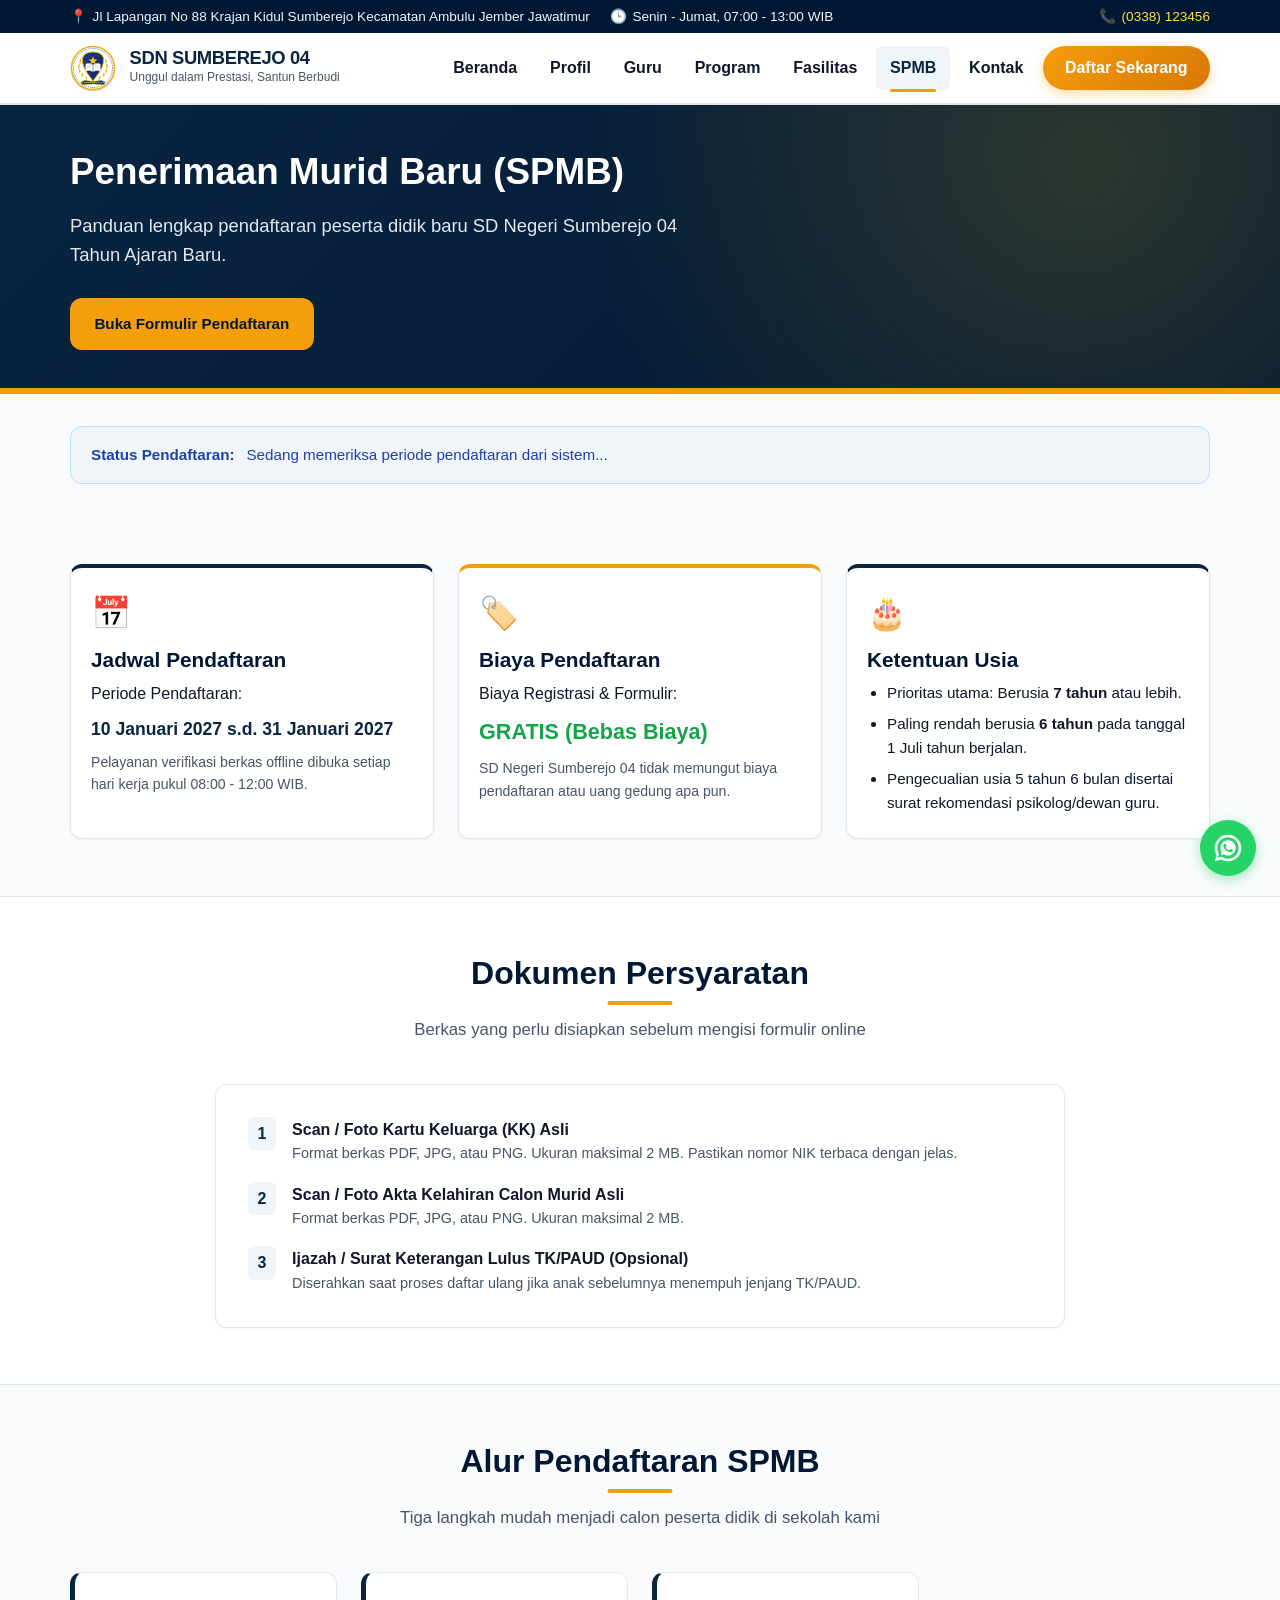
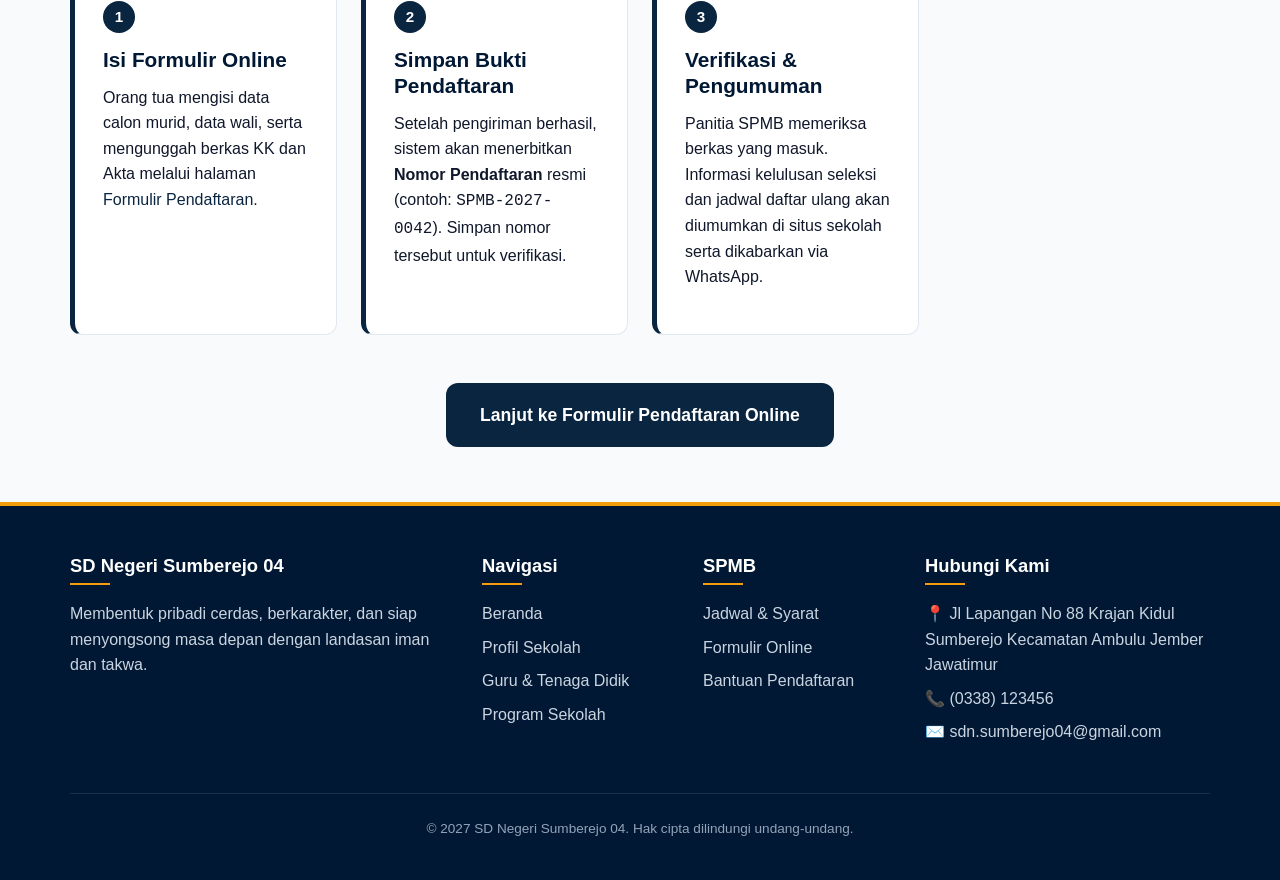
<file: spmb.html>
<!DOCTYPE html>
<html lang="id">
<head>
  <meta charset="UTF-8">
  <meta name="viewport" content="width=device-width, initial-scale=1.0">
  <title>Informasi SPMB - SD Negeri Sumberejo 04</title>
  <meta name="description" content="Informasi resmi SPMB SD Negeri Sumberejo 04: Jadwal pendaftaran, syarat berkas, alur seleksi, dan biaya pendaftaran gratis.">
  <link rel="icon" type="image/svg+xml" href="assets/img/logo.svg">
  <link rel="stylesheet" href="assets/css/style.css">
</head>
<body>

  <!-- Top Info Bar -->
  <div class="top-bar">
    <div class="container top-bar-inner">
      <div class="top-info">
        <span>📍 <span data-config="alamat">Jl Lapangan No 88 Krajan Kidul Sumberejo Kecamatan Ambulu Jember Jawatimur</span></span>
        <span>🕒 <span data-config="jamLayanan">Senin - Jumat, 07:00 - 13:00 WIB</span></span>
      </div>
      <div class="top-info">
        <span>📞 <a href="tel:0338123456" data-config="telepon" style="color: #fde047;">(0338) 123456</a></span>
      </div>
    </div>
  </div>

  <!-- Header -->
  <header class="site-header">
    <div class="container">
      <nav class="navbar">
        <a href="index.html" class="brand">
          <img src="assets/img/logo.svg" alt="Logo SD Negeri Sumberejo 04" class="brand-logo">
          <div class="brand-text">
            <span class="brand-title" data-config="namaSekolah">SDN SUMBEREJO 04</span>
            <span class="brand-sub">Unggul dalam Prestasi, Santun Berbudi</span>
          </div>
        </a>

        <button class="nav-toggle" id="navToggle" aria-label="Buka navigasi menu">
          <span></span><span></span><span></span>
        </button>

        <ul class="nav-menu" id="navMenu">
          <li><a href="index.html#beranda" class="nav-link">Beranda</a></li>
          <li><a href="index.html#profil" class="nav-link">Profil</a></li>
          <li><a href="index.html#guru" class="nav-link">Guru</a></li>
          <li><a href="index.html#program" class="nav-link">Program</a></li>
          <li><a href="index.html#fasilitas" class="nav-link">Fasilitas</a></li>
          <li><a href="index.html#spmb" class="nav-link active">SPMB</a></li>
          <li><a href="index.html#kontak" class="nav-link">Kontak</a></li>
          <li><a href="daftar.html" class="nav-link nav-cta">Daftar Sekarang</a></li>
        </ul>
      </nav>
    </div>
  </header>

  <main>
    <section class="hero" style="padding: 2.75rem 0;">
      <div class="container">
        <h1>Penerimaan Murid Baru (SPMB)</h1>
        <p>Panduan lengkap pendaftaran peserta didik baru SD Negeri Sumberejo 04 Tahun Ajaran Baru.</p>
        <div style="margin-top: 1.5rem;">
          <a href="daftar.html" class="btn btn-secondary" id="btnKePendaftaran">Buka Formulir Pendaftaran</a>
        </div>
      </div>
    </section>

    <!-- Status SPMB Alert -->
    <section class="container" style="margin-top: 2rem;">
      <div id="spmbStatusAlert" class="spmb-status-badge alert alert-info">
        <strong>Status Pendaftaran:</strong> Sedang memeriksa periode pendaftaran dari sistem...
      </div>
    </section>

    <!-- Informasi Utama: Jadwal, Biaya, Syarat -->
    <section class="section">
      <div class="container">
        <div class="card-grid tri-col">
          <!-- Jadwal -->
          <div class="card" style="border-top: 4px solid var(--primary);">
            <div class="card-body">
              <div style="font-size: 2rem; margin-bottom: 0.5rem;">📅</div>
              <h3 class="card-title">Jadwal Pendaftaran</h3>
              <p style="margin-bottom: 0.5rem;">Periode Pendaftaran:</p>
              <div style="font-weight: 700; color: var(--primary); font-size: 1.1rem; margin-bottom: 0.5rem;">
                <span data-config="spmbMulai">10 Januari 2027</span> s.d. <span data-config="spmbSelesai">31 Januari 2027</span>
              </div>
              <p style="font-size: 0.88rem; color: var(--text-muted);">Pelayanan verifikasi berkas offline dibuka setiap hari kerja pukul 08:00 - 12:00 WIB.</p>
            </div>
          </div>

          <!-- Biaya -->
          <div class="card" style="border-top: 4px solid var(--secondary);">
            <div class="card-body">
              <div style="font-size: 2rem; margin-bottom: 0.5rem;">🏷️</div>
              <h3 class="card-title">Biaya Pendaftaran</h3>
              <p style="margin-bottom: 0.5rem;">Biaya Registrasi & Formulir:</p>
              <div style="font-weight: 800; color: var(--success); font-size: 1.35rem; margin-bottom: 0.5rem;" data-config="biayaPendaftaran">
                GRATIS (Bebas Biaya)
              </div>
              <p style="font-size: 0.88rem; color: var(--text-muted);">SD Negeri Sumberejo 04 tidak memungut biaya pendaftaran atau uang gedung apa pun.</p>
            </div>
          </div>

          <!-- Syarat Usia -->
          <div class="card" style="border-top: 4px solid var(--primary);">
            <div class="card-body">
              <div style="font-size: 2rem; margin-bottom: 0.5rem;">🎂</div>
              <h3 class="card-title">Ketentuan Usia</h3>
              <ul style="padding-left: 1.25rem; font-size: 0.95rem; display: flex; flex-direction: column; gap: 0.4rem;">
                <li>Prioritas utama: Berusia <strong>7 tahun</strong> atau lebih.</li>
                <li>Paling rendah berusia <strong>6 tahun</strong> pada tanggal 1 Juli tahun berjalan.</li>
                <li>Pengecualian usia 5 tahun 6 bulan disertai surat rekomendasi psikolog/dewan guru.</li>
              </ul>
            </div>
          </div>
        </div>
      </div>
    </section>

    <!-- Dokumen Persyaratan -->
    <section class="section section-alt">
      <div class="container">
        <div class="section-header">
          <h2 class="section-title">Dokumen Persyaratan</h2>
          <p class="section-subtitle">Berkas yang perlu disiapkan sebelum mengisi formulir online</p>
        </div>

        <div style="background: #ffffff; border-radius: var(--radius-md); border: 1px solid var(--border-color); padding: 2rem; max-width: 850px; margin: 0 auto; box-shadow: var(--shadow-sm);">
          <ul style="list-style: none; display: flex; flex-direction: column; gap: 1rem;">
            <li style="display: flex; gap: 1rem; align-items: flex-start;">
              <span style="background: var(--primary-light); color: var(--primary); padding: 0.25rem 0.6rem; border-radius: var(--radius-sm); font-weight: 700;">1</span>
              <div>
                <strong>Scan / Foto Kartu Keluarga (KK) Asli</strong>
                <p style="margin: 0; color: var(--text-muted); font-size: 0.9rem;">Format berkas PDF, JPG, atau PNG. Ukuran maksimal 2 MB. Pastikan nomor NIK terbaca dengan jelas.</p>
              </div>
            </li>
            <li style="display: flex; gap: 1rem; align-items: flex-start;">
              <span style="background: var(--primary-light); color: var(--primary); padding: 0.25rem 0.6rem; border-radius: var(--radius-sm); font-weight: 700;">2</span>
              <div>
                <strong>Scan / Foto Akta Kelahiran Calon Murid Asli</strong>
                <p style="margin: 0; color: var(--text-muted); font-size: 0.9rem;">Format berkas PDF, JPG, atau PNG. Ukuran maksimal 2 MB.</p>
              </div>
            </li>
            <li style="display: flex; gap: 1rem; align-items: flex-start;">
              <span style="background: var(--primary-light); color: var(--primary); padding: 0.25rem 0.6rem; border-radius: var(--radius-sm); font-weight: 700;">3</span>
              <div>
                <strong>Ijazah / Surat Keterangan Lulus TK/PAUD (Opsional)</strong>
                <p style="margin: 0; color: var(--text-muted); font-size: 0.9rem;">Diserahkan saat proses daftar ulang jika anak sebelumnya menempuh jenjang TK/PAUD.</p>
              </div>
            </li>
          </ul>
        </div>
      </div>
    </section>

    <!-- Alur Pendaftaran -->
    <section class="section" id="alur">
      <div class="container">
        <div class="section-header">
          <h2 class="section-title">Alur Pendaftaran SPMB</h2>
          <p class="section-subtitle">Tiga langkah mudah menjadi calon peserta didik di sekolah kami</p>
        </div>

        <div class="steps-grid">
          <div class="step-item">
            <div class="step-number">1</div>
            <h3>Isi Formulir Online</h3>
            <p>Orang tua mengisi data calon murid, data wali, serta mengunggah berkas KK dan Akta melalui halaman <a href="daftar.html">Formulir Pendaftaran</a>.</p>
          </div>
          <div class="step-item">
            <div class="step-number">2</div>
            <h3>Simpan Bukti Pendaftaran</h3>
            <p>Setelah pengiriman berhasil, sistem akan menerbitkan <strong>Nomor Pendaftaran</strong> resmi (contoh: <code>SPMB-2027-0042</code>). Simpan nomor tersebut untuk verifikasi.</p>
          </div>
          <div class="step-item">
            <div class="step-number">3</div>
            <h3>Verifikasi & Pengumuman</h3>
            <p>Panitia SPMB memeriksa berkas yang masuk. Informasi kelulusan seleksi dan jadwal daftar ulang akan diumumkan di situs sekolah serta dikabarkan via WhatsApp.</p>
          </div>
        </div>

        <div style="text-align: center; margin-top: 3rem;">
          <a href="daftar.html" class="btn btn-primary" style="padding: 1rem 2rem; font-size: 1.1rem;">Lanjut ke Formulir Pendaftaran Online</a>
        </div>
      </div>
    </section>
  </main>

  <!-- Tombol WhatsApp Mengambang -->
  <a href="https://wa.me/6281234567890" class="float-wa" id="floatingWa" target="_blank" rel="noopener" aria-label="Hubungi kami di WhatsApp">
    <svg viewBox="0 0 24 24">
      <path d="M12.031 6.172c-3.181 0-5.767 2.586-5.768 5.766-.001 1.298.38 2.27 1.019 3.287l-.582 2.128 2.182-.573c.978.58 1.911.928 3.145.929 3.178 0 5.767-2.587 5.768-5.766.001-3.187-2.575-5.77-5.764-5.771zm3.392 8.244c-.144.405-.837.774-1.17.824-.299.045-.677.063-1.092-.069-.252-.08-.575-.187-.988-.365-1.739-.751-2.874-2.502-2.961-2.617-.087-.116-.708-.94-.708-1.793s.448-1.273.607-1.446c.159-.173.346-.217.462-.217l.332.006c.106.005.249-.04.39.299.144.35.49 1.199.534 1.286.044.087.073.188.014.303-.058.116-.087.188-.173.289l-.26.302c-.087.087-.179.182-.077.357.101.174.453.748.971 1.21.666.593 1.229.777 1.402.864.174.087.275.073.376-.044.101-.116.433-.506.549-.68.116-.174.232-.145.39-.087s1.011.477 1.184.564.289.13.332.202c.045.073.045.419-.099.824z"/>
      <path d="M12 2C6.477 2 2 6.477 2 12c0 1.891.524 3.662 1.435 5.176L2 22l4.981-1.396A9.957 9.957 0 0012 22c5.523 0 10-4.477 10-10S17.523 2 12 2zm0 18.062c-1.635 0-3.153-.483-4.428-1.314l-.317-.208-2.962.83.844-2.887-.229-.333A8.026 8.026 0 014 12c0-4.411 3.589-8 8-8s8 3.589 8 8-3.589 8.062-8 8.062z"/>
    </svg>
  </a>

  <!-- Footer -->
  <footer class="site-footer">
    <div class="container">
      <div class="footer-grid">
        <div class="footer-col">
          <h4 data-config="namaSekolah">SD Negeri Sumberejo 04</h4>
          <p>Membentuk pribadi cerdas, berkarakter, dan siap menyongsong masa depan dengan landasan iman dan takwa.</p>
        </div>
        <div class="footer-col">
          <h4>Navigasi</h4>
          <ul class="footer-links">
            <li><a href="index.html">Beranda</a></li>
            <li><a href="profil.html">Profil Sekolah</a></li>
            <li><a href="guru.html">Guru & Tenaga Didik</a></li>
            <li><a href="program.html">Program Sekolah</a></li>
          </ul>
        </div>
        <div class="footer-col">
          <h4>SPMB</h4>
          <ul class="footer-links">
            <li><a href="spmb.html">Jadwal & Syarat</a></li>
            <li><a href="daftar.html">Formulir Online</a></li>
            <li><a href="kontak.html">Bantuan Pendaftaran</a></li>
          </ul>
        </div>
        <div class="footer-col">
          <h4>Hubungi Kami</h4>
          <p style="margin-bottom: 0.5rem;">📍 <span data-config="alamat">Jl Lapangan No 88 Krajan Kidul Sumberejo Kecamatan Ambulu Jember Jawatimur</span></p>
          <p style="margin-bottom: 0.5rem;">📞 <span data-config="telepon">(0338) 123456</span></p>
          <p style="margin-bottom: 0.5rem;">✉️ <span data-config="email">sdn.sumberejo04@gmail.com</span></p>
        </div>
      </div>
      <div class="footer-bottom">
        <p>&copy; 2027 SD Negeri Sumberejo 04. Hak cipta dilindungi undang-undang.</p>
      </div>
    </div>
  </footer>

  <script src="assets/js/config.js"></script>
  <script src="assets/js/api.js"></script>
  <script src="assets/js/main.js"></script>
</body>
</html>
</file>
<file: assets/css/style.css>
/* ==========================================================================
   SD NEGERI SUMBEREJO 04 - TEMA RESMI SD BRAWIJAYA SMART SCHOOL (SDBSS.SCH.ID)
   Warna: BSS Deep Navy (#0a2540) & BSS Gold (#f59e0b / #d97706)
   Prinsip: Prestisius, Smart, Responsif, Interaktif, Transisi Halus 100%
   ========================================================================== */

:root {
  --primary: #0a2540;          /* Deep BSS Navy */
  --primary-hover: #113860;
  --primary-dark: #001833;
  --primary-light: #f0f5fa;
  --secondary: #f59e0b;        /* Vibrant BSS Gold */
  --secondary-hover: #d97706;
  --secondary-light: #fffbeb;
  --accent-gold: #f59e0b;
  --accent-blue: #1d4ed8;

  --text-main: #0f172a;        /* Slate 900 */
  --text-muted: #475569;       /* Slate 600 */
  --text-light: #94a3b8;       /* Slate 400 */
  --bg-page: #f8fafc;          /* Slate 50 */
  --bg-card: #ffffff;
  --border-color: #e2e8f0;     /* Slate 200 */

  --success: #16a34a;
  --success-bg: #f0fdf4;
  --warning: #d97706;
  --warning-bg: #fffbeb;
  --danger: #dc2626;
  --danger-bg: #fef2f2;

  --shadow-sm: 0 1px 3px 0 rgb(0 0 0 / 0.05);
  --shadow-md: 0 4px 14px -2px rgba(10, 37, 64, 0.08);
  --shadow-lg: 0 14px 30px -4px rgba(10, 37, 64, 0.14);
  --radius-sm: 6px;
  --radius-md: 12px;
  --radius-lg: 18px;
  --radius-pill: 9999px;
  --font-family: -apple-system, BlinkMacSystemFont, "Segoe UI", Roboto, "Helvetica Neue", Arial, sans-serif;
  --transition: all 0.3s cubic-bezier(0.16, 1, 0.3, 1);
}

/* Reset & Dasar */
*, *::before, *::after {
  box-sizing: border-box;
  margin: 0;
  padding: 0;
}

html {
  font-size: 16px;
  scroll-behavior: smooth;
}

/* Offset Scroll Agar Judul Bagian Tidak Tertutup Navbar Sticky */
section[id], div[id].scroll-target {
  scroll-margin-top: 85px;
}

body {
  font-family: var(--font-family);
  background-color: var(--bg-page);
  color: var(--text-main);
  line-height: 1.6;
  min-height: 100vh;
  display: flex;
  flex-direction: column;
  -webkit-font-smoothing: antialiased;
}

/* Kontainer Utama */
.container {
  width: 100%;
  max-width: 1180px;
  margin-left: auto;
  margin-right: auto;
  padding-left: 1.25rem;
  padding-right: 1.25rem;
}

/* Tipografi */
h1, h2, h3, h4, h5, h6 {
  color: var(--primary-dark);
  font-weight: 700;
  line-height: 1.25;
  margin-bottom: 0.75rem;
}

h1 { font-size: 2rem; }
h2 { font-size: 1.65rem; }
h3 { font-size: 1.3rem; }
p { margin-bottom: 1rem; }
a {
  color: var(--primary);
  text-decoration: none;
  transition: var(--transition);
}
a:hover { color: var(--primary-hover); }

/* Header & Navigasi */
.site-header {
  background-color: #ffffff;
  border-bottom: 2px solid var(--border-color);
  position: sticky;
  top: 0;
  z-index: 100;
  box-shadow: var(--shadow-sm);
}

.top-bar {
  background-color: var(--primary-dark);
  color: #f1f5f9;
  font-size: 0.85rem;
  padding: 0.35rem 0;
}

.top-bar-inner {
  display: flex;
  justify-content: space-between;
  align-items: center;
  flex-wrap: wrap;
  gap: 0.5rem;
}

.top-info {
  display: flex;
  align-items: center;
  gap: 1.25rem;
  flex-wrap: wrap;
}

.top-info span {
  display: inline-flex;
  align-items: center;
  gap: 0.35rem;
}

.navbar {
  display: flex;
  justify-content: space-between;
  align-items: center;
  padding: 0.75rem 0;
}

.brand {
  display: flex;
  align-items: center;
  gap: 0.85rem;
  color: var(--primary-dark);
  font-weight: 800;
}

.brand-logo {
  width: 46px;
  height: 46px;
  flex-shrink: 0;
}

.brand-text {
  display: flex;
  flex-direction: column;
}

.brand-title {
  font-size: 1.15rem;
  line-height: 1.1;
  color: var(--primary);
  letter-spacing: -0.02em;
}

.brand-sub {
  font-size: 0.75rem;
  color: var(--text-muted);
  font-weight: 500;
}

/* Tombol Hamburger Mobile */
.nav-toggle {
  display: flex;
  flex-direction: column;
  justify-content: space-around;
  width: 2rem;
  height: 2rem;
  background: transparent;
  border: none;
  cursor: pointer;
  padding: 0;
}

.nav-toggle span {
  width: 2rem;
  height: 0.25rem;
  background: var(--primary);
  border-radius: 10px;
  transition: var(--transition);
}

.nav-toggle.open span:nth-child(1) { transform: rotate(45deg) translate(5px, 6px); }
.nav-toggle.open span:nth-child(2) { opacity: 0; }
.nav-toggle.open span:nth-child(3) { transform: rotate(-45deg) translate(5px, -6px); }

.nav-menu {
  display: none;
  list-style: none;
}

.nav-menu.open {
  display: flex;
  flex-direction: column;
  position: absolute;
  top: 100%;
  left: 0;
  right: 0;
  background: #ffffff;
  padding: 1rem 1.25rem;
  box-shadow: var(--shadow-lg);
  border-bottom: 2px solid var(--secondary);
  gap: 0.5rem;
}

.nav-link {
  display: block;
  padding: 0.6rem 0.85rem;
  font-weight: 600;
  color: var(--text-main);
  border-radius: var(--radius-sm);
  transition: all 0.2s ease-in-out;
  position: relative;
}

.nav-link:hover {
  background-color: var(--primary-light);
  color: var(--primary);
}

.nav-link.active {
  background-color: var(--primary-light);
  color: var(--primary);
  font-weight: 700;
}

@media (min-width: 768px) {
  .nav-link.active::after {
    content: "";
    position: absolute;
    bottom: -2px;
    left: 0.85rem;
    right: 0.85rem;
    height: 3px;
    background-color: var(--secondary);
    border-radius: 2px;
  }
}

.nav-cta {
  background: linear-gradient(135deg, #f59e0b 0%, #d97706 100%) !important;
  color: #ffffff !important;
  font-weight: 700;
  text-align: center;
  border-radius: var(--radius-pill);
  padding: 0.6rem 1.4rem !important;
  box-shadow: 0 4px 14px rgba(245, 158, 11, 0.35);
  transition: transform 0.25s ease, box-shadow 0.25s ease, background 0.25s ease;
}

.nav-cta:hover {
  background: linear-gradient(135deg, #d97706 0%, #b45309 100%) !important;
  color: #ffffff !important;
  transform: translateY(-2px);
  box-shadow: 0 8px 20px rgba(245, 158, 11, 0.45);
}

/* Banner / Hero Section */
.hero {
  background: linear-gradient(135deg, var(--primary) 0%, var(--primary-dark) 100%);
  color: #ffffff;
  padding: 3.5rem 0;
  position: relative;
  overflow: hidden;
}

/* Hero dengan Video Opening Logo Widescreen */
.hero-with-video {
  min-height: 560px;
  display: flex;
  align-items: center;
  background-color: var(--primary-dark);
  padding: 5.5rem 0 7.5rem 0;
}

.hero-with-video::after {
  display: none !important;
}

.hero-video-wrapper {
  position: absolute;
  top: 0;
  left: 0;
  width: 100%;
  height: 100%;
  overflow: hidden;
  z-index: 1;
  background: #0f172a;
}

.hero-video-element {
  width: 100%;
  height: 100%;
  object-fit: cover;
  object-position: center;
  display: block;
}

/* Gradien Transparan Sinematik: Teks di Kiri Sangat Terbaca & Video Emas di Kanan Terang Maksimal */
.hero-video-overlay {
  position: absolute;
  top: 0;
  left: 0;
  width: 100%;
  height: 100%;
  background: linear-gradient(
    90deg,
    rgba(15, 23, 42, 0.92) 0%,
    rgba(15, 23, 42, 0.72) 38%,
    rgba(15, 23, 42, 0.25) 68%,
    rgba(15, 23, 42, 0.1) 100%
  );
  pointer-events: none;
}

.hero-content {
  position: relative;
  z-index: 2;
  max-width: 700px;
}

.hero::after {
  content: "";
  position: absolute;
  bottom: 0;
  left: 0;
  right: 0;
  height: 6px;
  background: var(--secondary);
}

.hero h1 {
  color: #ffffff;
  font-size: 2.3rem;
  margin-bottom: 1rem;
}

.hero p {
  font-size: 1.15rem;
  color: #e2e8f0;
  max-width: 650px;
  margin-bottom: 1.75rem;
}

.hero-actions {
  display: flex;
  gap: 1rem;
  flex-wrap: wrap;
}

.hero-badge {
  display: inline-flex;
  align-items: center;
  gap: 0.5rem;
  background: rgba(234, 179, 8, 0.2);
  border: 1px solid var(--secondary);
  color: #fde047;
  padding: 0.35rem 0.85rem;
  border-radius: 999px;
  font-size: 0.85rem;
  font-weight: 600;
  margin-bottom: 1rem;
}

/* Tombol Komponen */
.btn {
  display: inline-flex;
  align-items: center;
  justify-content: center;
  gap: 0.5rem;
  font-weight: 600;
  padding: 0.75rem 1.4rem;
  border-radius: var(--radius-md);
  border: 2px solid transparent;
  cursor: pointer;
  transition: var(--transition);
  font-size: 0.95rem;
  text-align: center;
}

.btn-primary {
  background-color: var(--primary);
  color: #ffffff;
}
.btn-primary:hover {
  background-color: var(--primary-hover);
  color: #ffffff;
}

.btn-secondary {
  background-color: var(--secondary);
  color: var(--primary-dark);
}
.btn-secondary:hover {
  background-color: var(--secondary-hover);
  color: #ffffff;
}

.btn-outline {
  background-color: transparent;
  border-color: #ffffff;
  color: #ffffff;
}
.btn-outline:hover {
  background-color: #ffffff;
  color: var(--primary);
}

.btn-block {
  width: 100%;
}

.btn-pill {
  border-radius: var(--radius-pill) !important;
}

.btn:disabled {
  opacity: 0.6;
  cursor: not-allowed;
}

/* Bagian / Section */
.section {
  padding: 3.5rem 0;
}

.section-alt {
  background-color: #ffffff;
  border-top: 1px solid var(--border-color);
  border-bottom: 1px solid var(--border-color);
}

.section-header {
  text-align: center;
  max-width: 700px;
  margin: 0 auto 2.5rem;
}

.section-title {
  position: relative;
  display: inline-block;
  padding-bottom: 0.75rem;
}

.section-title::after {
  content: "";
  position: absolute;
  bottom: 0;
  left: 50%;
  transform: translateX(-50%);
  width: 60px;
  height: 4px;
  background-color: var(--secondary);
  border-radius: 2px;
}

.section-subtitle {
  color: var(--text-muted);
  font-size: 1.05rem;
}

/* Stat Bar & 4 Pilar Keunggulan BSS */
.stats-grid {
  display: grid;
  grid-template-columns: repeat(2, 1fr);
  gap: 1.25rem;
  margin-top: -2rem;
  position: relative;
  z-index: 10;
}

.stat-card {
  background: #ffffff;
  padding: 1.5rem;
  border-radius: var(--radius-md);
  box-shadow: var(--shadow-md);
  text-align: center;
  border-bottom: 4px solid var(--primary);
  border-top: 3px solid transparent;
  transition: transform 0.4s cubic-bezier(0.16, 1, 0.3, 1),
              box-shadow 0.4s cubic-bezier(0.16, 1, 0.3, 1),
              border-top-color 0.3s ease;
}

.stat-card:hover {
  transform: translateY(-8px);
  box-shadow: 0 20px 30px -10px rgba(10, 37, 64, 0.18);
  border-top-color: var(--secondary);
}

.stat-number {
  font-size: 2.25rem;
  font-weight: 800;
  color: var(--primary);
  line-height: 1;
  margin-bottom: 0.35rem;
}

.stat-label {
  font-size: 0.9rem;
  color: var(--text-muted);
  font-weight: 600;
}

/* 4 Pilar Keunggulan Gaya SD BSS */
.pillars-grid {
  display: grid;
  grid-template-columns: 1fr;
  gap: 1.25rem;
  margin-top: 2rem;
}

@media (min-width: 640px) {
  .pillars-grid {
    grid-template-columns: repeat(2, 1fr);
  }
}

@media (min-width: 1024px) {
  .pillars-grid {
    grid-template-columns: repeat(4, 1fr);
  }
}

.pillar-card {
  background: #ffffff;
  padding: 1.75rem 1.4rem;
  border-radius: var(--radius-lg);
  box-shadow: var(--shadow-md);
  border: 1px solid var(--border-color);
  transition: transform 0.4s cubic-bezier(0.16, 1, 0.3, 1),
              box-shadow 0.4s cubic-bezier(0.16, 1, 0.3, 1),
              border-color 0.3s ease;
  display: flex;
  flex-direction: column;
  position: relative;
  overflow: hidden;
}

.pillar-card::before {
  content: "";
  position: absolute;
  top: 0;
  left: 0;
  right: 0;
  height: 4px;
  background: linear-gradient(90deg, var(--secondary) 0%, var(--primary) 100%);
  transition: height 0.3s ease;
}

.pillar-card:hover {
  transform: translateY(-8px);
  box-shadow: 0 20px 35px -8px rgba(10, 37, 64, 0.16);
  border-color: rgba(245, 158, 11, 0.5);
}

.pillar-card:hover::before {
  height: 6px;
}

.pillar-icon {
  width: 52px;
  height: 52px;
  border-radius: 12px;
  background: linear-gradient(135deg, rgba(245, 158, 11, 0.18) 0%, rgba(10, 37, 64, 0.06) 100%);
  color: var(--secondary-hover);
  display: flex;
  align-items: center;
  justify-content: center;
  font-size: 1.6rem;
  margin-bottom: 1rem;
  transition: transform 0.3s ease;
}

.pillar-card:hover .pillar-icon {
  transform: scale(1.1) rotate(5deg);
}

.pillar-title {
  font-size: 1.1rem;
  font-weight: 700;
  color: var(--primary);
  margin-bottom: 0.45rem;
  line-height: 1.3;
}

.pillar-desc {
  font-size: 0.88rem;
  color: var(--text-muted);
  line-height: 1.5;
  margin: 0;
}

/* Sambutan Kepala Sekolah Gaya Eksekutif BSS */
.sambutan-grid {
  display: grid;
  grid-template-columns: 1fr;
  gap: 2.5rem;
  align-items: center;
}

@media (min-width: 992px) {
  .sambutan-grid {
    grid-template-columns: 320px 1fr;
    gap: 3.5rem;
  }
}

.sambutan-photo-frame {
  position: relative;
  border-radius: 20px;
  overflow: hidden;
  box-shadow: 0 16px 35px -8px rgba(10, 37, 64, 0.18);
  border: 4px solid #ffffff;
  background: linear-gradient(135deg, #0a2540 0%, #173b6c 100%);
  aspect-ratio: 4 / 4.8;
  display: flex;
  flex-direction: column;
  align-items: center;
  justify-content: center;
}

.sambutan-photo-frame::after {
  content: "";
  position: absolute;
  inset: 0;
  border: 2px solid rgba(245, 158, 11, 0.5);
  border-radius: 16px;
  margin: 8px;
  pointer-events: none;
}

.sambutan-badge-pill {
  position: absolute;
  bottom: 16px;
  background: rgba(10, 37, 64, 0.92);
  backdrop-filter: blur(8px);
  color: #fef08a;
  padding: 0.45rem 1.1rem;
  border-radius: 9999px;
  font-size: 0.84rem;
  font-weight: 700;
  border: 1px solid rgba(245, 158, 11, 0.5);
  z-index: 2;
  box-shadow: 0 4px 12px rgba(0, 0, 0, 0.2);
}

.badge-tag-bss {
  display: inline-flex;
  align-items: center;
  gap: 0.45rem;
  background: rgba(245, 158, 11, 0.15);
  border: 1px solid rgba(245, 158, 11, 0.35);
  color: #b45309;
  padding: 0.35rem 0.95rem;
  border-radius: var(--radius-pill);
  font-size: 0.82rem;
  font-weight: 700;
  margin-bottom: 0.85rem;
}

/* SDBSS Wave Divider at bottom of Hero */
.hero-wave-divider {
  position: absolute;
  bottom: 0;
  left: 0;
  width: 100%;
  overflow: hidden;
  line-height: 0;
  z-index: 3;
}

.hero-wave-divider svg {
  position: relative;
  display: block;
  width: calc(100% + 1.3px);
  height: 40px;
}

.hero-wave-divider .shape-fill {
  fill: var(--bg-page);
}

/* Grid Kartu */
.card-grid {
  display: grid;
  grid-template-columns: 1fr;
  gap: 1.5rem;
}

.card {
  background: var(--bg-card);
  border-radius: var(--radius-md);
  border: 1px solid var(--border-color);
  overflow: hidden;
  box-shadow: var(--shadow-sm);
  transition: var(--transition);
  display: flex;
  flex-direction: column;
}

.card:hover {
  transform: translateY(-4px);
  box-shadow: var(--shadow-md);
}

.card-img-wrap {
  width: 100%;
  height: 220px;
  background: #f1f5f9;
  overflow: hidden;
  display: flex;
  align-items: center;
  justify-content: center;
  border-bottom: 1px solid var(--border-color);
  transition: height 0.35s ease;
}

.card-img-wrap.is-portrait {
  height: 320px;
}

.card-img, img.card-img {
  max-width: 100%;
  max-height: 100%;
  width: auto;
  height: auto;
  object-fit: contain !important;
  object-position: center;
  background-color: transparent;
  display: flex;
  align-items: center;
  justify-content: center;
  transition: transform 0.5s ease;
}

.card-body {
  padding: 1.25rem;
  flex: 1;
  display: flex;
  flex-direction: column;
}

.card-title {
  margin-bottom: 0.5rem;
}

.card-meta {
  font-size: 0.85rem;
  color: var(--text-light);
  margin-bottom: 0.75rem;
  display: flex;
  align-items: center;
  gap: 0.5rem;
}

.card-footer {
  margin-top: auto;
  padding-top: 1rem;
  border-top: 1px solid var(--border-color);
}

/* ==========================================================================
   DESAIN SEKSI INFORMASI TERBARU (PENGUMUMAN) - PERSIS GAMBAR 1
   ========================================================================== */
.pengumuman-section {
  background: linear-gradient(180deg, #f8fafc 0%, #f0f7ff 50%, #f8fafc 100%);
  padding: 4.5rem 0 5rem;
  position: relative;
  overflow: hidden;
}

/* Background Soft Clouds Accents */
.pengumuman-section::before,
.pengumuman-section::after {
  content: "";
  position: absolute;
  width: 280px;
  height: 280px;
  border-radius: 50%;
  background: radial-gradient(circle, rgba(224, 242, 254, 0.6) 0%, rgba(240, 249, 255, 0) 70%);
  pointer-events: none;
  z-index: 0;
}

.pengumuman-section::before {
  top: 10%;
  left: -80px;
}

.pengumuman-section::after {
  bottom: 5%;
  right: -80px;
}

.pengumuman-header-wrap {
  text-align: center;
  max-width: 800px;
  margin: 0 auto 3rem;
  display: flex;
  flex-direction: column;
  align-items: center;
  position: relative;
  z-index: 1;
}

.badge-tag-pengumuman {
  display: inline-flex;
  align-items: center;
  gap: 0.5rem;
  background: #fef3c7;
  color: #b45309;
  border: 1px solid #fde68a;
  border-radius: 9999px;
  padding: 0.45rem 1.35rem;
  font-size: 0.92rem;
  font-weight: 700;
  margin-bottom: 1.15rem;
  box-shadow: 0 2px 10px rgba(245, 158, 11, 0.15);
}

.pengumuman-main-title {
  font-size: 2.35rem;
  font-weight: 800;
  color: #0f172a;
  margin-bottom: 0.85rem;
  line-height: 1.25;
  display: flex;
  align-items: center;
  justify-content: center;
  flex-wrap: wrap;
  gap: 0.35rem;
}

.pengumuman-main-title .highlight-blue {
  color: #2563eb;
}

.spark-left, .spark-right {
  display: inline-flex;
  align-items: center;
  justify-content: center;
  margin: 0 0.5rem;
}

.pengumuman-subtitle {
  color: #475569;
  font-size: 1.05rem;
  line-height: 1.6;
  margin: 0 auto;
  max-width: 680px;
}

.pengumuman-accent-line {
  width: 48px;
  height: 4px;
  background: #2563eb;
  border-radius: 9999px;
  margin: 1.25rem auto 0;
}

/* Grid 3 Kolom Responsif Sesuai Gambar 1 */
.pengumuman-grid {
  display: grid;
  grid-template-columns: 1fr;
  gap: 1.75rem;
  position: relative;
  z-index: 1;
}

@media (min-width: 768px) {
  .pengumuman-grid {
    grid-template-columns: repeat(2, 1fr);
  }
}

@media (min-width: 1024px) {
  .pengumuman-grid {
    grid-template-columns: repeat(3, 1fr);
  }
}

/* Kartu Pengumuman Gaya Gambar 1 */
.pengumuman-card {
  background: #ffffff;
  border-radius: 20px;
  border: 1px solid #eef2f6;
  padding: 1.25rem;
  box-shadow: 0 10px 25px -5px rgba(15, 23, 42, 0.05);
  display: flex;
  flex-direction: column;
  transition: transform 0.4s cubic-bezier(0.16, 1, 0.3, 1),
              box-shadow 0.4s cubic-bezier(0.16, 1, 0.3, 1),
              border-color 0.3s ease;
  position: relative;
  overflow: hidden;
  opacity: 1 !important;
}

.pengumuman-card:hover {
  transform: translateY(-8px);
  box-shadow: 0 22px 35px -8px rgba(10, 37, 64, 0.12);
  border-color: rgba(37, 99, 235, 0.3);
}

.pengumuman-thumb-wrap {
  width: 100%;
  height: 220px;
  min-height: 200px;
  border-radius: 14px;
  overflow: hidden;
  background: linear-gradient(135deg, #0f172a 0%, #1e293b 100%);
  position: relative;
  margin-bottom: 1.15rem;
  display: flex;
  align-items: center;
  justify-content: center;
  transition: height 0.35s ease, min-height 0.35s ease;
}

/* Penyesuaian Foto Potrait: Memanjang ke bawah tanpa terpotong */
.pengumuman-thumb-wrap.is-portrait {
  height: 340px;
  min-height: 340px;
}

/* Penyesuaian Foto Landscape: Lebar proporsional tanpa terpotong */
.pengumuman-thumb-wrap.is-landscape {
  height: 220px;
}

.pengumuman-thumb {
  max-width: 100%;
  max-height: 100%;
  width: auto;
  height: auto;
  object-fit: contain !important;
  object-position: center;
  display: block;
  transition: transform 0.5s cubic-bezier(0.16, 1, 0.3, 1);
}

.pengumuman-card:hover .pengumuman-thumb {
  transform: scale(1.04);
}

.pengumuman-card-content {
  display: flex;
  flex-direction: column;
  flex: 1;
}

.pengumuman-meta-row {
  display: flex;
  align-items: center;
  justify-content: space-between;
  margin-bottom: 0.85rem;
  gap: 0.5rem;
  flex-wrap: wrap;
}

.pengumuman-date {
  display: inline-flex;
  align-items: center;
  gap: 0.4rem;
  font-size: 0.84rem;
  color: #64748b;
  font-weight: 500;
}

.pengumuman-category-badge {
  display: inline-flex;
  align-items: center;
  gap: 0.35rem;
  padding: 0.25rem 0.85rem;
  border-radius: 9999px;
  font-size: 0.78rem;
  font-weight: 700;
  letter-spacing: -0.01em;
}

.badge-cat-blue {
  background: #e0f2fe;
  color: #0284c7;
  border: 1px solid #bae6fd;
}

.badge-cat-green {
  background: #dcfce7;
  color: #16a34a;
  border: 1px solid #bbf7d0;
}

.badge-cat-purple {
  background: #f3e8ff;
  color: #9333ea;
  border: 1px solid #e9d5ff;
}

.badge-cat-amber {
  background: #fef3c7;
  color: #d97706;
  border: 1px solid #fde68a;
}

.pengumuman-title {
  font-size: 1.18rem;
  font-weight: 800;
  color: #0f172a;
  margin: 0 0 0.65rem 0;
  line-height: 1.35;
}

.pengumuman-excerpt {
  font-size: 0.9rem;
  color: #475569;
  line-height: 1.6;
  margin-bottom: 1.35rem;
  display: -webkit-box;
  -webkit-line-clamp: 4;
  -webkit-box-orient: vertical;
  overflow: hidden;
  text-overflow: ellipsis;
}

.pengumuman-card-footer {
  margin-top: auto;
  padding-top: 0.5rem;
}

.btn-read-more {
  display: inline-flex;
  align-items: center;
  gap: 0.45rem;
  background: #1d72e8;
  color: #ffffff !important;
  font-size: 0.88rem;
  font-weight: 700;
  padding: 0.55rem 1.35rem;
  border-radius: 9999px;
  border: none;
  cursor: pointer;
  transition: all 0.25s ease;
  box-shadow: 0 2px 8px rgba(29, 114, 232, 0.25);
}

.btn-read-more:hover {
  background: #1557b0;
  transform: translateY(-2px);
  box-shadow: 0 6px 14px rgba(29, 114, 232, 0.35);
}

.pengumuman-bottom-action {
  text-align: center;
  margin-top: 2.75rem;
  position: relative;
  z-index: 1;
}

.btn-all-pengumuman {
  display: inline-flex;
  align-items: center;
  gap: 0.5rem;
  background: #eff6ff;
  color: #1d4ed8;
  border: 1.5px solid #bfdbfe;
  padding: 0.65rem 1.65rem;
  border-radius: 9999px;
  font-size: 0.92rem;
  font-weight: 700;
  cursor: pointer;
  text-decoration: none;
  transition: all 0.25s ease;
}

.btn-all-pengumuman:hover {
  background: #dbeafe;
  color: #1e40af;
  border-color: #93c5fd;
  transform: translateY(-2px);
  box-shadow: 0 6px 16px rgba(29, 78, 216, 0.12);
}

/* Modal Luas untuk Detail Pengumuman */
.modal-content-lg {
  max-width: 680px;
  text-align: left;
  padding: 2.25rem;
  max-height: 90vh;
  overflow-y: auto;
  position: relative;
}

.modal-close-btn {
  position: absolute;
  top: 1.25rem;
  right: 1.25rem;
  background: #f1f5f9;
  border: none;
  width: 36px;
  height: 36px;
  border-radius: 50%;
  display: flex;
  align-items: center;
  justify-content: center;
  font-size: 1.4rem;
  color: #475569;
  cursor: pointer;
  transition: all 0.2s ease;
}

.modal-close-btn:hover {
  background: #e2e8f0;
  color: #0f172a;
}

/* Alur SPMB / Langkah */
.steps-grid {
  display: grid;
  grid-template-columns: 1fr;
  gap: 1.5rem;
}

.step-item {
  background: #ffffff;
  padding: 1.75rem;
  border-radius: var(--radius-md);
  border: 1px solid var(--border-color);
  position: relative;
  border-left: 5px solid var(--primary);
}

.step-number {
  display: inline-flex;
  align-items: center;
  justify-content: center;
  width: 32px;
  height: 32px;
  background-color: var(--primary);
  color: #ffffff;
  border-radius: 50%;
  font-weight: 700;
  font-size: 0.95rem;
  margin-bottom: 0.85rem;
}

/* Formulir Pendaftaran */
.form-container {
  background: #ffffff;
  border-radius: var(--radius-lg);
  box-shadow: var(--shadow-md);
  padding: 2rem 1.5rem;
  border-top: 5px solid var(--primary);
  max-width: 800px;
  margin: 0 auto;
}

.form-group {
  margin-bottom: 1.35rem;
}

.form-row {
  display: grid;
  grid-template-columns: 1fr;
  gap: 1rem;
}

.form-label {
  display: block;
  font-weight: 600;
  margin-bottom: 0.4rem;
  font-size: 0.92rem;
  color: var(--text-main);
}

.form-label .required {
  color: var(--danger);
}

.form-control {
  width: 100%;
  padding: 0.75rem 0.95rem;
  font-size: 0.95rem;
  border: 1.5px solid var(--border-color);
  border-radius: var(--radius-sm);
  background-color: #ffffff;
  font-family: inherit;
  transition: var(--transition);
}

.form-control:focus {
  outline: none;
  border-color: var(--primary);
  box-shadow: 0 0 0 3px rgba(30, 58, 138, 0.15);
}

.form-control.is-invalid {
  border-color: var(--danger);
  background-color: #fffaf0;
}

.invalid-feedback {
  color: var(--danger);
  font-size: 0.82rem;
  margin-top: 0.3rem;
  display: none;
}

.form-control.is-invalid ~ .invalid-feedback {
  display: block;
}

.form-hint {
  font-size: 0.82rem;
  color: var(--text-muted);
  margin-top: 0.35rem;
}

/* Upload Area */
.file-upload-box {
  border: 2px dashed var(--border-color);
  padding: 1.5rem;
  text-align: center;
  border-radius: var(--radius-md);
  background-color: var(--bg-page);
  cursor: pointer;
  transition: var(--transition);
}

.file-upload-box:hover {
  border-color: var(--primary);
  background-color: var(--primary-light);
}

.file-status {
  font-size: 0.85rem;
  margin-top: 0.5rem;
  font-weight: 600;
}

/* Honeypot */
.honeypot-field {
  display: none !important;
  visibility: hidden !important;
}

/* Notifikasi / Alert */
.alert {
  padding: 1rem 1.25rem;
  border-radius: var(--radius-md);
  margin-bottom: 1.5rem;
  font-size: 0.95rem;
  border: 1px solid transparent;
  display: flex;
  align-items: flex-start;
  gap: 0.75rem;
}

.alert-info {
  background-color: var(--primary-light);
  border-color: #bfdbfe;
  color: #1e40af;
}

.alert-success {
  background-color: var(--success-bg);
  border-color: #bbf7d0;
  color: #15803d;
}

.alert-warning {
  background-color: var(--warning-bg);
  border-color: #fde68a;
  color: #92400e;
}

.alert-danger {
  background-color: var(--danger-bg);
  border-color: #fecaca;
  color: #991b1b;
}

/* Modal Popup */
.modal-overlay {
  position: fixed;
  top: 0;
  left: 0;
  right: 0;
  bottom: 0;
  background-color: rgba(15, 23, 42, 0.65);
  display: flex;
  align-items: center;
  justify-content: center;
  padding: 1rem;
  z-index: 1000;
  opacity: 0;
  pointer-events: none;
  transition: var(--transition);
}

.modal-overlay.active {
  opacity: 1;
  pointer-events: auto;
}

.modal-content {
  background: #ffffff;
  border-radius: var(--radius-lg);
  max-width: 550px;
  width: 100%;
  padding: 2rem;
  box-shadow: var(--shadow-lg);
  text-align: center;
  position: relative;
  transform: translateY(20px);
  transition: var(--transition);
}

.modal-overlay.active .modal-content {
  transform: translateY(0);
}

.badge-reg {
  display: inline-block;
  background-color: var(--primary-light);
  border: 2px dashed var(--primary);
  color: var(--primary);
  padding: 0.65rem 1.25rem;
  font-size: 1.35rem;
  font-weight: 800;
  letter-spacing: 1px;
  border-radius: var(--radius-sm);
  margin: 1rem 0;
}

/* Floating WhatsApp Button */
.float-wa {
  position: fixed;
  bottom: 1.5rem;
  right: 1.5rem;
  background-color: #25d366;
  color: #ffffff;
  width: 56px;
  height: 56px;
  border-radius: 50%;
  display: flex;
  align-items: center;
  justify-content: center;
  box-shadow: 0 4px 12px rgba(37, 211, 102, 0.4);
  z-index: 99;
  transition: var(--transition);
}

.float-wa:hover {
  transform: scale(1.08);
  color: #ffffff;
  box-shadow: 0 6px 16px rgba(37, 211, 102, 0.6);
}

.float-wa svg {
  width: 32px;
  height: 32px;
  fill: currentColor;
}

/* Footer */
.site-footer {
  background-color: var(--primary-dark);
  color: #cbd5e1;
  padding: 3rem 0 1.5rem;
  margin-top: auto;
  border-top: 4px solid var(--secondary);
}

.footer-grid {
  display: grid;
  grid-template-columns: 1fr;
  gap: 2rem;
  margin-bottom: 2.5rem;
}

.footer-col h4 {
  color: #ffffff;
  font-size: 1.15rem;
  margin-bottom: 1rem;
  position: relative;
  padding-bottom: 0.5rem;
}

.footer-col h4::after {
  content: "";
  position: absolute;
  bottom: 0;
  left: 0;
  width: 40px;
  height: 2px;
  background-color: var(--secondary);
}

.footer-links {
  list-style: none;
}

.footer-links li {
  margin-bottom: 0.5rem;
}

.footer-links a {
  color: #cbd5e1;
}

.footer-links a:hover {
  color: var(--secondary);
  padding-left: 4px;
}

.footer-bottom {
  text-align: center;
  padding-top: 1.5rem;
  border-top: 1px solid rgba(255, 255, 255, 0.1);
  font-size: 0.85rem;
  color: #94a3b8;
}

/* Spinner */
.spinner {
  display: inline-block;
  width: 1.25rem;
  height: 1.25rem;
  border: 2px solid rgba(255, 255, 255, 0.3);
  border-radius: 50%;
  border-top-color: #ffffff;
  animation: spin 0.8s linear infinite;
}

@keyframes spin {
  to { transform: rotate(360deg); }
}

/* ==========================================================================
   DESKTOP & TABLET BREAKPOINTS (Min-width: 768px, 1024px)
   ========================================================================== */
@media (min-width: 768px) {
  h1 { font-size: 2.6rem; }
  h2 { font-size: 2rem; }

  .nav-toggle { display: none; }
  .nav-menu {
    display: flex;
    align-items: center;
    gap: 0.35rem;
    position: static;
    padding: 0;
    box-shadow: none;
    border-bottom: none;
  }

  .stats-grid {
    grid-template-columns: repeat(4, 1fr);
  }

  .card-grid {
    grid-template-columns: repeat(2, 1fr);
  }

  .steps-grid {
    grid-template-columns: repeat(2, 1fr);
  }

  .form-row {
    grid-template-columns: repeat(2, 1fr);
  }

  .footer-grid {
    grid-template-columns: 2fr 1fr 1fr 1.5fr;
  }
}

@media (min-width: 1024px) {
  .steps-grid {
    grid-template-columns: repeat(4, 1fr);
  }

  .card-grid.tri-col {
    grid-template-columns: repeat(3, 1fr);
  }
}

/* Print Style untuk Kartu Pendaftaran */
@media print {
  body * {
    visibility: hidden;
  }
  #printArea, #printArea * {
    visibility: visible;
  }
  #printArea {
    position: absolute;
    left: 0;
    top: 0;
    width: 100%;
    padding: 2rem;
  }
  .no-print {
    display: none !important;
  }
}

/* ==========================================================================
   HOMYZ-STYLE MODERN TRANSITIONS & ANIMATIONS
   Inspirasi: Framer-Motion Real-Estate Landing Page (Smooth Ease, Spring, Glassmorphism, Floating Cards)
   ========================================================================== */

/* 1. Keyframes Animasi */
@keyframes homyzFadeUp {
  0% {
    opacity: 0;
    transform: translateY(32px);
  }
  100% {
    opacity: 1;
    transform: translateY(0);
  }
}

@keyframes homyzScaleIn {
  0% {
    opacity: 0;
    transform: scale(0.92);
  }
  100% {
    opacity: 1;
    transform: scale(1);
  }
}

@keyframes homyzPulseGlow {
  0% {
    box-shadow: 0 0 0 0 rgba(37, 211, 102, 0.6);
  }
  70% {
    box-shadow: 0 0 0 16px rgba(37, 211, 102, 0);
  }
  100% {
    box-shadow: 0 0 0 0 rgba(37, 211, 102, 0);
  }
}

@keyframes homyzShimmer {
  0% {
    transform: translateX(-100%);
  }
  100% {
    transform: translateX(100%);
  }
}

/* 2. Glassmorphism Sticky Header saat Scroll */
.site-header {
  transition: all 0.35s cubic-bezier(0.16, 1, 0.3, 1);
}

.site-header.scrolled {
  background: rgba(255, 255, 255, 0.92) !important;
  backdrop-filter: blur(14px);
  -webkit-backdrop-filter: blur(14px);
  box-shadow: 0 10px 30px -10px rgba(15, 23, 42, 0.12);
  border-bottom: 1px solid rgba(226, 232, 240, 0.8);
}

.site-header.scrolled .navbar {
  padding: 0.45rem 0;
  transition: padding 0.3s ease;
}

/* 3. Hero Entry Animations (Staggered Homyz Entrance) */
.hero {
  background: radial-gradient(circle at 85% 20%, rgba(234, 179, 8, 0.18) 0%, transparent 45%),
              linear-gradient(135deg, var(--primary) 0%, var(--primary-dark) 100%);
}

.hero .hero-badge {
  opacity: 0;
  animation: homyzFadeUp 0.85s cubic-bezier(0.16, 1, 0.3, 1) 0.1s forwards;
}

.hero h1 {
  opacity: 0;
  animation: homyzFadeUp 0.9s cubic-bezier(0.16, 1, 0.3, 1) 0.25s forwards;
}

.hero p {
  opacity: 0;
  animation: homyzFadeUp 0.95s cubic-bezier(0.16, 1, 0.3, 1) 0.4s forwards;
}

.hero .hero-actions {
  opacity: 0;
  animation: homyzFadeUp 1s cubic-bezier(0.16, 1, 0.3, 1) 0.55s forwards;
}

/* 4. Scroll Reveal Transition (Framer-Motion Style) */
.homyz-reveal {
  opacity: 0;
  transform: translateY(35px);
  transition: opacity 0.85s cubic-bezier(0.16, 1, 0.3, 1),
              transform 0.85s cubic-bezier(0.16, 1, 0.3, 1);
  will-change: opacity, transform;
}

.homyz-reveal.is-revealed {
  opacity: 1;
  transform: translateY(0);
}

/* Stagger delay untuk elemen dalam grid */
.card-grid .homyz-reveal.is-revealed:nth-child(1),
.stats-grid .homyz-reveal.is-revealed:nth-child(1) { transition-delay: 0.05s; }
.card-grid .homyz-reveal.is-revealed:nth-child(2),
.stats-grid .homyz-reveal.is-revealed:nth-child(2) { transition-delay: 0.15s; }
.card-grid .homyz-reveal.is-revealed:nth-child(3),
.stats-grid .homyz-reveal.is-revealed:nth-child(3) { transition-delay: 0.25s; }
.card-grid .homyz-reveal.is-revealed:nth-child(4),
.stats-grid .homyz-reveal.is-revealed:nth-child(4) { transition-delay: 0.35s; }
.card-grid .homyz-reveal.is-revealed:nth-child(5) { transition-delay: 0.45s; }
.card-grid .homyz-reveal.is-revealed:nth-child(6) { transition-delay: 0.55s; }

/* 5. Stat Card Homyz Elevated Styling */
.stat-card {
  transition: transform 0.4s cubic-bezier(0.16, 1, 0.3, 1),
              box-shadow 0.4s cubic-bezier(0.16, 1, 0.3, 1);
  will-change: transform, box-shadow;
}

.stat-card:hover {
  transform: translateY(-8px);
  box-shadow: 0 20px 30px -10px rgba(30, 58, 138, 0.18), 0 10px 15px -5px rgba(0, 0, 0, 0.06);
}

/* 6. Card Hover Transition (Homyz Floating Elevation & Zoom) */
.card {
  transition: transform 0.45s cubic-bezier(0.16, 1, 0.3, 1),
              box-shadow 0.45s cubic-bezier(0.16, 1, 0.3, 1),
              border-color 0.45s cubic-bezier(0.16, 1, 0.3, 1);
  will-change: transform, box-shadow;
}

.card:hover {
  transform: translateY(-8px) scale(1.015);
  box-shadow: 0 22px 35px -10px rgba(30, 58, 138, 0.16),
              0 10px 20px -5px rgba(0, 0, 0, 0.04);
  border-color: rgba(30, 58, 138, 0.25);
}

.card-img {
  overflow: hidden;
  transition: transform 0.6s cubic-bezier(0.16, 1, 0.3, 1);
}

.card:hover .card-img,
.card:hover img.card-img {
  transform: scale(1.06);
}

/* 7. Button Interactive Physics & Sheen */
.btn {
  position: relative;
  overflow: hidden;
  transition: transform 0.25s cubic-bezier(0.16, 1, 0.3, 1),
              box-shadow 0.25s cubic-bezier(0.16, 1, 0.3, 1),
              background-color 0.25s ease;
  will-change: transform;
}

.btn:hover {
  transform: translateY(-3px) scale(1.02);
  box-shadow: 0 10px 20px -5px rgba(30, 58, 138, 0.25);
}

.btn:active {
  transform: translateY(0) scale(0.97);
}

.btn-secondary:hover {
  box-shadow: 0 10px 20px -5px rgba(234, 179, 8, 0.45);
}

/* Shimmer sweep effect on buttons */
.btn::after {
  content: "";
  position: absolute;
  top: 0;
  left: 0;
  width: 100%;
  height: 100%;
  background: linear-gradient(90deg, transparent, rgba(255, 255, 255, 0.28), transparent);
  transform: translateX(-100%);
}

.btn:hover::after {
  animation: homyzShimmer 0.75s ease;
}

/* 8. Floating WA Button Pulse Glow */
.float-wa {
  animation: homyzPulseGlow 2.5s infinite;
  transition: transform 0.3s cubic-bezier(0.16, 1, 0.3, 1);
}

.float-wa:hover {
  transform: scale(1.12) rotate(6deg);
}

/* 9. Section Title Golden Underline Expansion */
.section-title::after {
  transition: width 0.7s cubic-bezier(0.16, 1, 0.3, 1);
}

.homyz-reveal .section-title::after {
  width: 0;
}

.homyz-reveal.is-revealed .section-title::after {
  width: 65px;
}

/* ==========================================================================
   DESAIN KARTU PROFIL DEWAN GURU BESAR & PROPORSIONAL
   ========================================================================== */
.guru-card {
  border-radius: var(--radius-lg);
  overflow: hidden;
  background: #ffffff;
  border: 1px solid var(--border-color);
  box-shadow: 0 4px 14px -2px rgba(15, 23, 42, 0.08);
  transition: transform 0.4s cubic-bezier(0.16, 1, 0.3, 1),
              box-shadow 0.4s cubic-bezier(0.16, 1, 0.3, 1),
              border-color 0.3s ease;
  display: flex;
  flex-direction: column;
}

.guru-card:hover {
  transform: translateY(-8px) scale(1.015);
  box-shadow: 0 20px 30px -10px rgba(30, 58, 138, 0.16),
              0 10px 15px -5px rgba(0, 0, 0, 0.04);
  border-color: rgba(30, 58, 138, 0.3);
}

.guru-photo-wrap {
  width: 100%;
  height: 320px;
  position: relative;
  overflow: hidden;
  background: linear-gradient(180deg, #f8fafc 0%, #e2e8f0 100%);
  display: flex;
  align-items: center;
  justify-content: center;
}

.guru-photo {
  max-width: 100%;
  max-height: 100%;
  width: auto;
  height: auto;
  object-fit: contain !important;
  object-position: center;
  display: block;
  transition: transform 0.6s cubic-bezier(0.16, 1, 0.3, 1);
}

.guru-card:hover .guru-photo {
  transform: scale(1.06);
}

.guru-card-body {
  padding: 1.25rem 1rem;
  text-align: center;
  display: flex;
  flex-direction: column;
  align-items: center;
  gap: 0.45rem;
  background: #ffffff;
}

.guru-name {
  font-size: 1.15rem;
  font-weight: 700;
  color: var(--primary-dark);
  margin: 0;
  line-height: 1.3;
}

.guru-role-badge {
  display: inline-block;
  padding: 0.35rem 0.85rem;
  background: var(--primary-light);
  color: var(--primary);
  border-radius: 999px;
  font-size: 0.85rem;
  font-weight: 600;
  letter-spacing: -0.01em;
  border: 1px solid rgba(30, 58, 138, 0.15);
}
</file>
<file: admin/admin.css>
/* ==========================================================================
   SD NEGERI SUMBEREJO - ADMIN PANEL & CMS STYLESHEET
   Warna: Navy Blue (#1e3a8a) & Gold (#eab308)
   Prinsip: Responsif, Ergonomis, Ringan, Mobile-friendly (360px+)
   ========================================================================== */

:root {
  --primary: #1e3a8a;
  --primary-hover: #172554;
  --primary-light: #eff6ff;
  --secondary: #eab308;
  --secondary-hover: #ca8a04;
  --text-main: #0f172a;
  --text-muted: #64748b;
  --bg-app: #f1f5f9;
  --bg-card: #ffffff;
  --border: #e2e8f0;
  --success: #16a34a;
  --success-bg: #f0fdf4;
  --warning: #d97706;
  --warning-bg: #fffbeb;
  --danger: #dc2626;
  --danger-bg: #fef2f2;
  --radius: 8px;
  --shadow-sm: 0 1px 3px rgba(0, 0, 0, 0.08);
  --shadow-md: 0 4px 6px -1px rgba(0, 0, 0, 0.1);
  --sidebar-w: 260px;
  --header-h: 64px;
}

*, *::before, *::after {
  box-sizing: border-box;
  margin: 0;
  padding: 0;
}

body {
  font-family: -apple-system, BlinkMacSystemFont, "Segoe UI", Roboto, Helvetica, Arial, sans-serif;
  background-color: var(--bg-app);
  color: var(--text-main);
  line-height: 1.5;
  min-height: 100vh;
}

/* ==========================================
   LAYAR LOGIN
   ========================================== */
.login-wrap {
  display: flex;
  align-items: center;
  justify-content: center;
  min-height: 100vh;
  padding: 1.5rem;
  background: linear-gradient(135deg, var(--primary) 0%, var(--primary-hover) 100%);
}

.login-card {
  background: #ffffff;
  width: 100%;
  max-width: 420px;
  border-radius: 12px;
  padding: 2.5rem 2rem;
  box-shadow: 0 20px 25px -5px rgba(0, 0, 0, 0.2);
}

.login-header {
  text-align: center;
  margin-bottom: 2rem;
}

.login-logo {
  width: 64px;
  height: 64px;
  margin-bottom: 0.75rem;
}

.login-title {
  font-size: 1.35rem;
  font-weight: 800;
  color: var(--primary);
  margin-bottom: 0.25rem;
}

.login-sub {
  font-size: 0.88rem;
  color: var(--text-muted);
}

/* ==========================================
   APP SHELL (LAYOUT UTAMA ADMIN)
   ========================================== */
.app-container {
  display: flex;
  min-height: 100vh;
}

/* Sidebar Navigasi */
.sidebar {
  width: var(--sidebar-w);
  background: #ffffff;
  border-right: 1px solid var(--border);
  display: flex;
  flex-direction: column;
  position: fixed;
  top: 0;
  bottom: 0;
  left: 0;
  z-index: 50;
  transition: transform 0.25s ease-in-out;
}

.sidebar-header {
  height: var(--header-h);
  padding: 0 1.25rem;
  display: flex;
  align-items: center;
  gap: 0.75rem;
  border-bottom: 1px solid var(--border);
}

.sidebar-logo {
  width: 36px;
  height: 36px;
}

.sidebar-brand {
  font-size: 1rem;
  font-weight: 800;
  color: var(--primary);
  line-height: 1.2;
}

.sidebar-brand small {
  display: block;
  font-size: 0.72rem;
  color: var(--text-muted);
  font-weight: 600;
}

.sidebar-nav {
  flex: 1;
  overflow-y: auto;
  padding: 1rem 0.75rem;
}

.nav-group-title {
  font-size: 0.72rem;
  font-weight: 700;
  color: var(--text-muted);
  text-transform: uppercase;
  letter-spacing: 0.5px;
  padding: 0.75rem 0.5rem 0.35rem;
}

.nav-item {
  display: flex;
  align-items: center;
  gap: 0.75rem;
  padding: 0.65rem 0.85rem;
  border-radius: var(--radius);
  color: var(--text-main);
  text-decoration: none;
  font-size: 0.92rem;
  font-weight: 600;
  margin-bottom: 0.2rem;
  cursor: pointer;
  transition: all 0.15s ease;
}

.nav-item:hover {
  background-color: var(--primary-light);
  color: var(--primary);
}

.nav-item.active {
  background-color: var(--primary);
  color: #ffffff;
}

.nav-item.active .nav-icon {
  filter: brightness(0) invert(1);
}

/* Header Atas */
.main-wrapper {
  flex: 1;
  margin-left: var(--sidebar-w);
  display: flex;
  flex-direction: column;
  min-width: 0;
}

.top-header {
  height: var(--header-h);
  background: #ffffff;
  border-bottom: 1px solid var(--border);
  padding: 0 1.5rem;
  display: flex;
  align-items: center;
  justify-content: space-between;
  position: sticky;
  top: 0;
  z-index: 40;
}

.header-left {
  display: flex;
  align-items: center;
  gap: 1rem;
}

.menu-toggle {
  display: none;
  background: none;
  border: none;
  font-size: 1.4rem;
  cursor: pointer;
  color: var(--text-main);
}

.page-title {
  font-size: 1.2rem;
  font-weight: 700;
  color: var(--primary);
}

.header-right {
  display: flex;
  align-items: center;
  gap: 1rem;
}

.user-badge {
  display: flex;
  align-items: center;
  gap: 0.5rem;
  background: var(--bg-app);
  padding: 0.35rem 0.75rem;
  border-radius: 999px;
  font-size: 0.85rem;
  font-weight: 600;
}

.role-pill {
  font-size: 0.72rem;
  padding: 0.15rem 0.5rem;
  border-radius: 999px;
  font-weight: 700;
  background: #e2e8f0;
  color: var(--text-main);
}

.role-pill.superadmin { background: #fef08a; color: #854d0e; }
.role-pill.editor { background: #bfdbfe; color: #1e40af; }
.role-pill.admin_spmb { background: #bbf7d0; color: #166534; }

/* Area Konten Utama */
.content-area {
  padding: 1.5rem;
  flex: 1;
}

/* ==========================================
   KOMPONEN FORM & KARTU
   ========================================== */
.card {
  background: var(--bg-card);
  border-radius: var(--radius);
  border: 1px solid var(--border);
  box-shadow: var(--shadow-sm);
  padding: 1.5rem;
  margin-bottom: 1.5rem;
}

.card-header {
  display: flex;
  justify-content: space-between;
  align-items: center;
  margin-bottom: 1.25rem;
  padding-bottom: 0.75rem;
  border-bottom: 1px solid var(--border);
}

.card-title {
  font-size: 1.15rem;
  font-weight: 700;
  color: var(--primary);
}

.form-group {
  margin-bottom: 1.2rem;
}

.form-label {
  display: block;
  font-size: 0.88rem;
  font-weight: 600;
  margin-bottom: 0.35rem;
  color: var(--text-main);
}

.form-label small {
  font-weight: 400;
  color: var(--text-muted);
}

.form-control {
  width: 100%;
  padding: 0.65rem 0.85rem;
  font-size: 0.92rem;
  border: 1px solid var(--border);
  border-radius: var(--radius);
  background-color: #ffffff;
  font-family: inherit;
  transition: border-color 0.15s ease;
}

.form-control:focus {
  outline: none;
  border-color: var(--primary);
  box-shadow: 0 0 0 3px rgba(30, 58, 138, 0.12);
}

.form-row {
  display: grid;
  grid-template-columns: 1fr;
  gap: 1rem;
}

@media (min-width: 768px) {
  .form-row.two-col { grid-template-columns: 1fr 1fr; }
  .form-row.three-col { grid-template-columns: 1fr 1fr 1fr; }
}

/* Floating Save Bar */
.dirty-bar {
  position: sticky;
  bottom: 1.5rem;
  background: #ffffff;
  border: 1.5px solid var(--secondary);
  border-radius: var(--radius);
  padding: 0.85rem 1.25rem;
  display: flex;
  align-items: center;
  justify-content: space-between;
  box-shadow: 0 10px 15px -3px rgba(0, 0, 0, 0.15);
  z-index: 30;
  margin-top: 1.5rem;
}

.dirty-text {
  display: flex;
  align-items: center;
  gap: 0.5rem;
  font-weight: 600;
  font-size: 0.9rem;
  color: var(--text-main);
}

/* Tombol */
.btn {
  display: inline-flex;
  align-items: center;
  justify-content: center;
  gap: 0.5rem;
  padding: 0.6rem 1.1rem;
  font-size: 0.88rem;
  font-weight: 600;
  border-radius: var(--radius);
  border: 1px solid transparent;
  cursor: pointer;
  transition: all 0.15s ease;
  text-decoration: none;
}

.btn-primary { background: var(--primary); color: #ffffff; }
.btn-primary:hover { background: var(--primary-hover); }

.btn-secondary { background: var(--secondary); color: var(--text-main); font-weight: 700; }
.btn-secondary:hover { background: var(--secondary-hover); }

.btn-outline { background: transparent; border-color: var(--border); color: var(--text-main); }
.btn-outline:hover { background: var(--bg-app); border-color: #cbd5e1; }

.btn-danger { background: var(--danger); color: #ffffff; }
.btn-danger:hover { background: #b91c1c; }

.btn-sm { padding: 0.35rem 0.65rem; font-size: 0.8rem; }
.btn:disabled { opacity: 0.55; cursor: not-allowed; }

/* ==========================================
   TABEL DATA
   ========================================== */
.table-responsive {
  width: 100%;
  overflow-x: auto;
}

.data-table {
  width: 100%;
  border-collapse: collapse;
  text-align: left;
  font-size: 0.9rem;
}

.data-table th {
  background-color: var(--bg-app);
  padding: 0.75rem 1rem;
  font-weight: 700;
  color: var(--text-muted);
  border-bottom: 2px solid var(--border);
  white-space: nowrap;
}

.data-table td {
  padding: 0.85rem 1rem;
  border-bottom: 1px solid var(--border);
  vertical-align: middle;
}

.data-table tbody tr:hover {
  background-color: #f8fafc;
}

/* Status Badges */
.badge {
  display: inline-block;
  padding: 0.2rem 0.55rem;
  border-radius: 999px;
  font-size: 0.75rem;
  font-weight: 700;
  text-transform: capitalize;
}

.badge-baru { background: #dbeafe; color: #1e40af; }
.badge-diproses { background: #fef3c7; color: #92400e; }
.badge-diterima { background: #dcfce7; color: #15803d; }
.badge-ditolak { background: #fee2e2; color: #b91c1c; }
.badge-dibatalkan { background: #f1f5f9; color: #64748b; }

/* ==========================================
   DASBOR CARDS
   ========================================== */
.stats-row {
  display: grid;
  grid-template-columns: repeat(auto-fit, minmax(220px, 1fr));
  gap: 1.25rem;
  margin-bottom: 1.5rem;
}

.stat-box {
  background: #ffffff;
  padding: 1.25rem;
  border-radius: var(--radius);
  border: 1px solid var(--border);
  display: flex;
  align-items: center;
  gap: 1rem;
  box-shadow: var(--shadow-sm);
}

.stat-icon {
  width: 48px;
  height: 48px;
  border-radius: 10px;
  display: flex;
  align-items: center;
  justify-content: center;
  font-size: 1.5rem;
}

.stat-icon.blue { background: #eff6ff; color: var(--primary); }
.stat-icon.green { background: #f0fdf4; color: var(--success); }
.stat-icon.yellow { background: #fefce8; color: var(--secondary-hover); }
.stat-icon.red { background: #fef2f2; color: var(--danger); }

.stat-value {
  font-size: 1.6rem;
  font-weight: 800;
  color: var(--text-main);
  line-height: 1.1;
}

.stat-label {
  font-size: 0.82rem;
  color: var(--text-muted);
  font-weight: 600;
}

/* ==========================================
   PUSTAKA MEDIA (MEDIA LIBRARY)
   ========================================== */
.media-grid {
  display: grid;
  grid-template-columns: repeat(auto-fill, minmax(140px, 1fr));
  gap: 1rem;
  margin-top: 1rem;
}

.media-item {
  border: 1px solid var(--border);
  border-radius: var(--radius);
  overflow: hidden;
  background: #ffffff;
  cursor: pointer;
  transition: all 0.15s ease;
  position: relative;
}

.media-item:hover, .media-item.selected {
  border-color: var(--primary);
  box-shadow: 0 0 0 2px var(--primary);
}

.media-thumb {
  width: 100%;
  height: 110px;
  object-fit: cover;
  background: #f1f5f9;
  display: block;
}

.media-meta {
  padding: 0.45rem;
  font-size: 0.72rem;
  color: var(--text-muted);
  white-space: nowrap;
  overflow: hidden;
  text-overflow: ellipsis;
}

/* ==========================================
   MODAL
   ========================================== */
.modal-overlay {
  position: fixed;
  top: 0; left: 0; right: 0; bottom: 0;
  background: rgba(15, 23, 42, 0.6);
  display: flex;
  align-items: center;
  justify-content: center;
  padding: 1rem;
  z-index: 100;
  opacity: 0;
  pointer-events: none;
  transition: opacity 0.2s ease;
}

.modal-overlay.active {
  opacity: 1;
  pointer-events: auto;
}

.modal-dialog {
  background: #ffffff;
  border-radius: 12px;
  max-width: 650px;
  width: 100%;
  max-height: 90vh;
  display: flex;
  flex-direction: column;
  box-shadow: 0 20px 25px -5px rgba(0, 0, 0, 0.2);
}

.modal-header {
  padding: 1.25rem 1.5rem;
  border-bottom: 1px solid var(--border);
  display: flex;
  justify-content: space-between;
  align-items: center;
}

.modal-body {
  padding: 1.5rem;
  overflow-y: auto;
}

.modal-footer {
  padding: 1rem 1.5rem;
  border-top: 1px solid var(--border);
  display: flex;
  justify-content: flex-end;
  gap: 0.75rem;
  background: #fafafa;
}

/* Toast */
.toast-container {
  position: fixed;
  bottom: 1.5rem;
  right: 1.5rem;
  z-index: 200;
  display: flex;
  flex-direction: column;
  gap: 0.5rem;
}

.toast {
  background: #ffffff;
  border-radius: var(--radius);
  padding: 0.85rem 1.25rem;
  box-shadow: 0 10px 15px -3px rgba(0, 0, 0, 0.1);
  display: flex;
  align-items: center;
  gap: 0.75rem;
  font-size: 0.9rem;
  border-left: 4px solid var(--primary);
  min-width: 280px;
  animation: slideIn 0.25s ease-out;
}

.toast.success { border-left-color: var(--success); }
.toast.error { border-left-color: var(--danger); }

@keyframes slideIn {
  from { transform: translateX(100%); opacity: 0; }
  to { transform: translateX(0); opacity: 1; }
}

/* ==========================================
   RESPONSIF MOBILE (< 768px)
   ========================================== */
@media (max-width: 768px) {
  .sidebar {
    transform: translateX(-100%);
  }

  .sidebar.open {
    transform: translateX(0);
    box-shadow: 10px 0 25px rgba(0, 0, 0, 0.25);
  }

  .main-wrapper {
    margin-left: 0;
  }

  .menu-toggle {
    display: block;
  }

  .user-badge span {
    display: none;
  }
}
</file>
